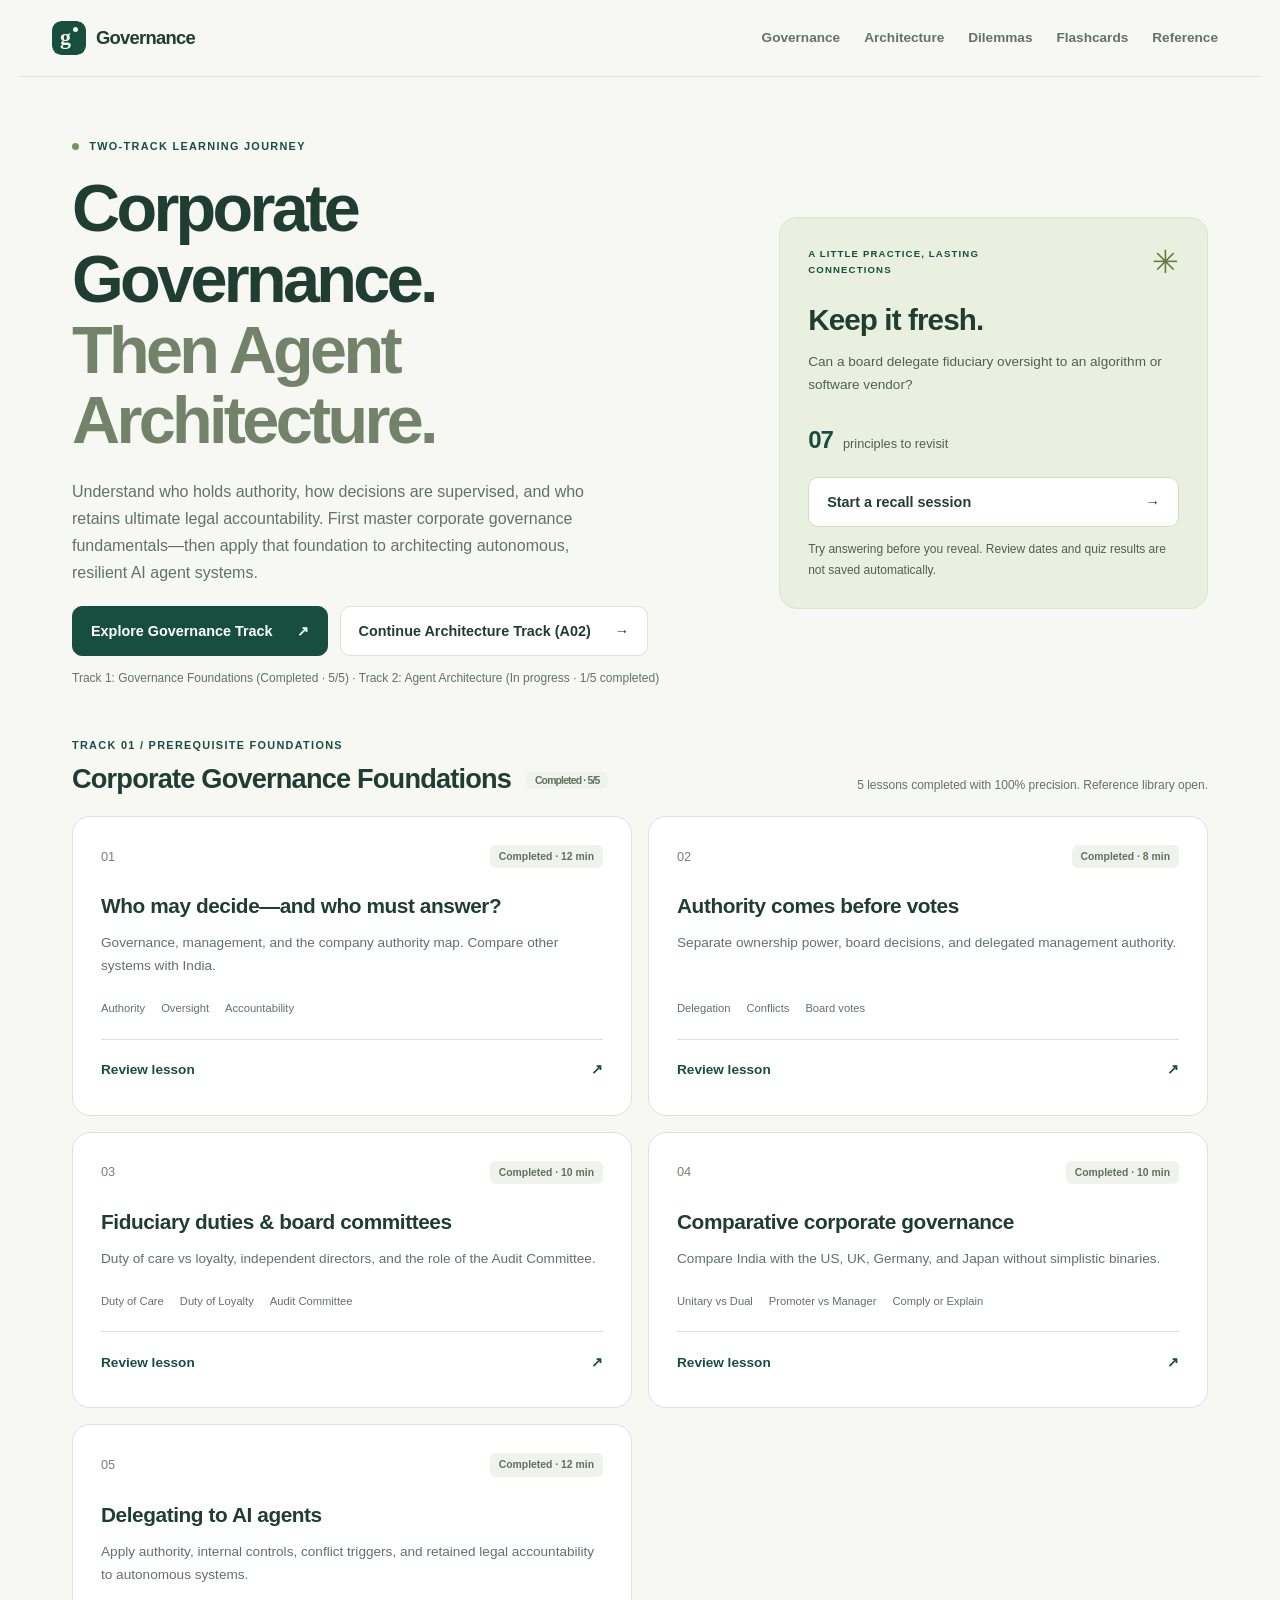
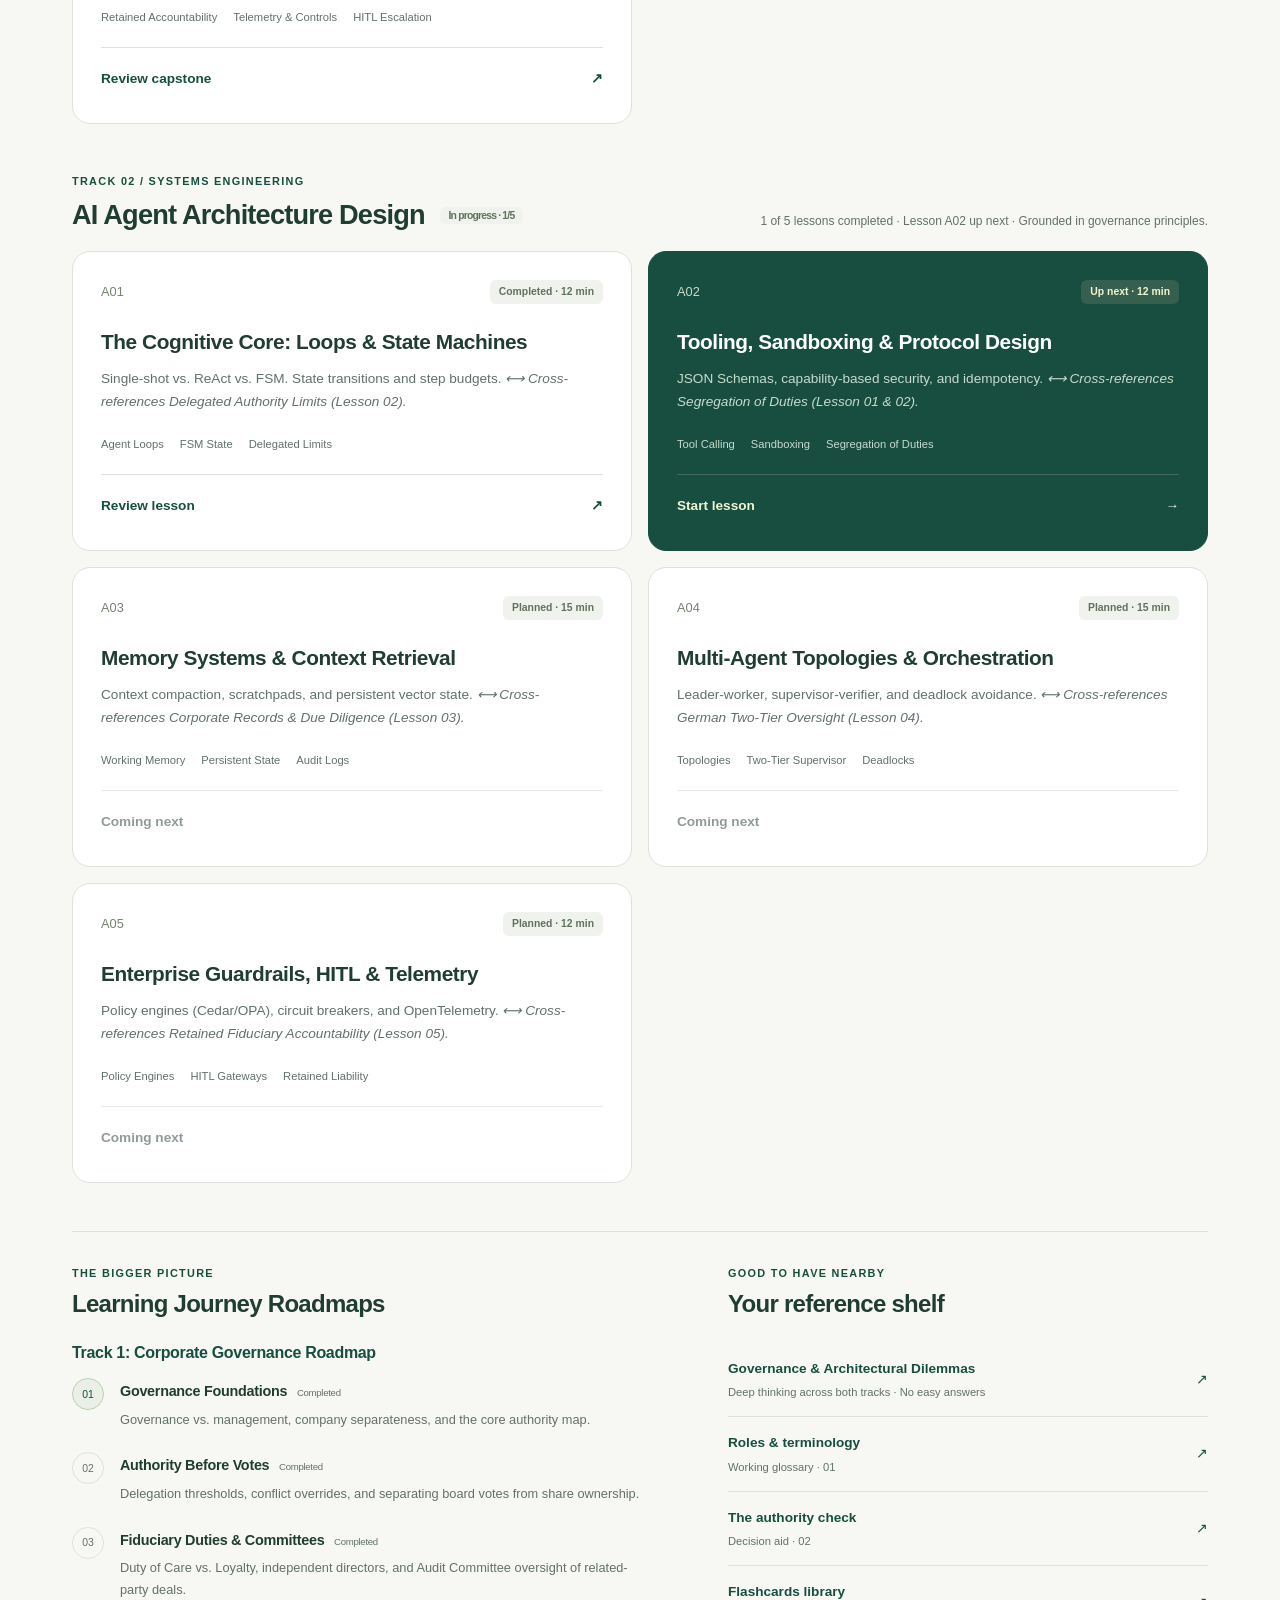
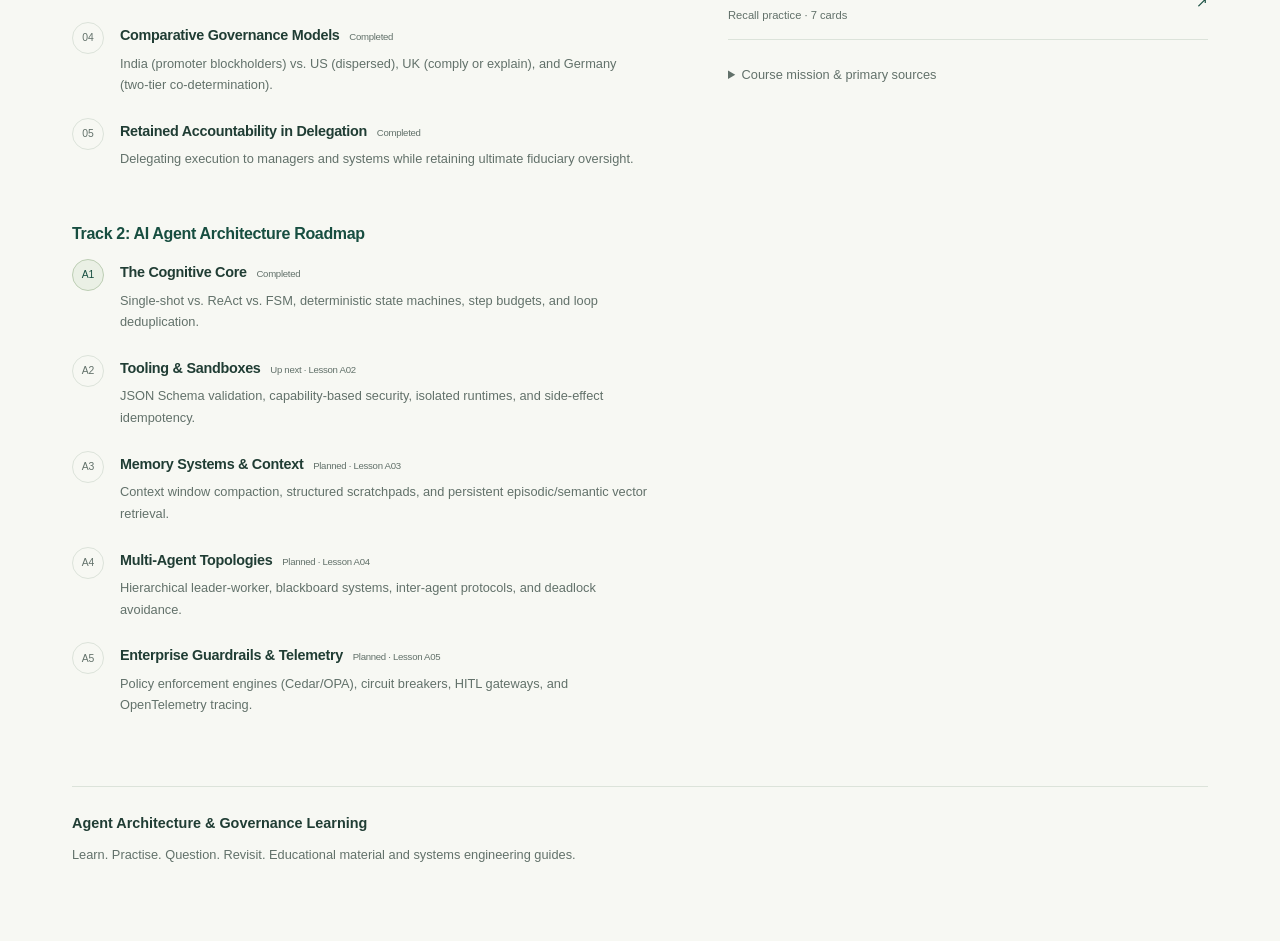
<file: index.html>
<!doctype html>
<html lang="en">
<head>
<!-- Google tag (gtag.js) -->
<script async src="https://www.googletagmanager.com/gtag/js?id=G-Z56XV344LR"></script>
<script>
  window.dataLayer = window.dataLayer || [];
  function gtag(){dataLayer.push(arguments);}
  gtag('js', new Date());

  gtag('config', 'G-Z56XV344LR');
</script>
  <meta charset="utf-8">
  <meta name="viewport" content="width=device-width,initial-scale=1">
  <meta name="theme-color" content="#174e40">
  <title>Agent Architecture &amp; Governance · Learning Workspace</title>
  <link rel="stylesheet" href="assets/course.css">
</head>
<body class="dashboard">
<a class="skip-link" href="#main">Skip to content</a>
<header class="site-header">
  <nav class="site-nav" aria-label="Course navigation">
    <a class="site-brand" href="index.html" aria-current="page">Governance</a>
    <div class="nav-links">
      <a href="#track-governance">Governance</a>
      <a href="#track-agents">Architecture</a>
      <a href="reference/deep-thinking.html">Dilemmas</a>
      <a href="reference/flashcards.html">Flashcards</a>
      <a href="#references">Reference</a>
    </div>
  </nav>
</header>
<main id="main">
  <section class="dashboard-hero" aria-labelledby="welcome-title">
    <div>
      <p class="eyebrow"><span class="status-dot" aria-hidden="true"></span> Two-Track Learning Journey</p>
      <h1 id="welcome-title">Corporate Governance.<br><span>Then Agent Architecture.</span></h1>
      <p class="hero-description">Understand who holds authority, how decisions are supervised, and who retains ultimate legal accountability. First master corporate governance fundamentals—then apply that foundation to architecting autonomous, resilient AI agent systems.</p>
      <div style="display: flex; gap: 12px; flex-wrap: wrap;">
        <a class="button-link primary" href="lessons/0001-governance-map.html">Explore Governance Track <span aria-hidden="true">↗</span></a>
        <a class="button-link" href="lessons/agent-02-tooling-and-sandboxing.html">Continue Architecture Track (A02) <span aria-hidden="true">→</span></a>
      </div>
      <p class="hero-caption">Track 1: Governance Foundations (Completed · 5/5) · Track 2: Agent Architecture (In progress · 1/5 completed)</p>
    </div>
    <aside class="review-card" aria-labelledby="review-title">
      <div class="card-topline"><span class="eyebrow">A little practice, lasting connections</span><span class="spark" aria-hidden="true">✳</span></div>
      <h2 id="review-title">Keep it fresh.</h2>
      <p>Can a board delegate fiduciary oversight to an algorithm or software vendor?</p>
      <p class="recall-summary"><strong>07</strong><span>principles to revisit</span></p>
      <a class="button-link" href="reference/flashcards.html">Start a recall session <span aria-hidden="true">→</span></a>
      <p class="review-note">Try answering before you reveal. Review dates and quiz results are not saved automatically.</p>
    </aside>
  </section>

  <!-- Track 1: Corporate Governance Foundations -->
  <section id="track-governance" class="course-section" aria-labelledby="gov-track-title">
    <div class="section-heading">
      <div>
        <p class="eyebrow">Track 01 / Prerequisite Foundations</p>
        <h2 id="gov-track-title">Corporate Governance Foundations <span class="badge" style="vertical-align: middle; margin-left: 8px;">Completed · 5/5</span></h2>
      </div>
      <span class="section-note">5 lessons completed with 100% precision. Reference library open.</span>
    </div>
    <div class="lesson-grid">
      <article class="lesson-card">
        <div class="card-topline"><span class="lesson-number">01</span><span class="badge">Completed · 12 min</span></div>
        <h3>Who may decide—and who must answer?</h3>
        <p>Governance, management, and the company authority map. Compare other systems with India.</p>
        <div class="lesson-topics"><span>Authority</span><span>Oversight</span><span>Accountability</span></div>
        <a class="lesson-link" href="lessons/0001-governance-map.html">Review lesson <span aria-hidden="true">↗</span></a>
      </article>
      <article class="lesson-card">
        <div class="card-topline"><span class="lesson-number">02</span><span class="badge">Completed · 8 min</span></div>
        <h3>Authority comes before votes</h3>
        <p>Separate ownership power, board decisions, and delegated management authority.</p>
        <div class="lesson-topics"><span>Delegation</span><span>Conflicts</span><span>Board votes</span></div>
        <a class="lesson-link" href="lessons/0002-authority-before-votes.html">Review lesson <span aria-hidden="true">↗</span></a>
      </article>
      <article class="lesson-card">
        <div class="card-topline"><span class="lesson-number">03</span><span class="badge">Completed · 10 min</span></div>
        <h3>Fiduciary duties &amp; board committees</h3>
        <p>Duty of care vs loyalty, independent directors, and the role of the Audit Committee.</p>
        <div class="lesson-topics"><span>Duty of Care</span><span>Duty of Loyalty</span><span>Audit Committee</span></div>
        <a class="lesson-link" href="lessons/0003-fiduciary-duties-and-committees.html">Review lesson <span aria-hidden="true">↗</span></a>
      </article>
      <article class="lesson-card">
        <div class="card-topline"><span class="lesson-number">04</span><span class="badge">Completed · 10 min</span></div>
        <h3>Comparative corporate governance</h3>
        <p>Compare India with the US, UK, Germany, and Japan without simplistic binaries.</p>
        <div class="lesson-topics"><span>Unitary vs Dual</span><span>Promoter vs Manager</span><span>Comply or Explain</span></div>
        <a class="lesson-link" href="lessons/0004-comparative-governance.html">Review lesson <span aria-hidden="true">↗</span></a>
      </article>
      <article class="lesson-card">
        <div class="card-topline"><span class="lesson-number">05</span><span class="badge">Completed · 12 min</span></div>
        <h3>Delegating to AI agents</h3>
        <p>Apply authority, internal controls, conflict triggers, and retained legal accountability to autonomous systems.</p>
        <div class="lesson-topics"><span>Retained Accountability</span><span>Telemetry &amp; Controls</span><span>HITL Escalation</span></div>
        <a class="lesson-link" href="lessons/0005-ai-agent-governance.html">Review capstone <span aria-hidden="true">↗</span></a>
      </article>
    </div>
  </section>

  <!-- Track 2: AI Agent Architecture Design -->
  <section id="track-agents" class="course-section" aria-labelledby="agent-track-title">
    <div class="section-heading">
      <div>
        <p class="eyebrow">Track 02 / Systems Engineering</p>
        <h2 id="agent-track-title">AI Agent Architecture Design <span class="badge" style="vertical-align: middle; margin-left: 8px;">In progress · 1/5</span></h2>
      </div>
      <span class="section-note">1 of 5 lessons completed · Lesson A02 up next · Grounded in governance principles.</span>
    </div>
    <div class="lesson-grid">
      <article class="lesson-card">
        <div class="card-topline"><span class="lesson-number">A01</span><span class="badge">Completed · 12 min</span></div>
        <h3>The Cognitive Core: Loops &amp; State Machines</h3>
        <p>Single-shot vs. ReAct vs. FSM. State transitions and step budgets. <em>⟷ Cross-references Delegated Authority Limits (Lesson 02).</em></p>
        <div class="lesson-topics"><span>Agent Loops</span><span>FSM State</span><span>Delegated Limits</span></div>
        <a class="lesson-link" href="lessons/agent-01-core-loop-and-state.html">Review lesson <span aria-hidden="true">↗</span></a>
      </article>
      <article class="lesson-card next-lesson">
        <div class="card-topline"><span class="lesson-number">A02</span><span class="badge">Up next · 12 min</span></div>
        <h3>Tooling, Sandboxing &amp; Protocol Design</h3>
        <p>JSON Schemas, capability-based security, and idempotency. <em>⟷ Cross-references Segregation of Duties (Lesson 01 &amp; 02).</em></p>
        <div class="lesson-topics"><span>Tool Calling</span><span>Sandboxing</span><span>Segregation of Duties</span></div>
        <a class="lesson-link" href="lessons/agent-02-tooling-and-sandboxing.html">Start lesson <span aria-hidden="true">→</span></a>
      </article>
      <article class="lesson-card">
        <div class="card-topline"><span class="lesson-number">A03</span><span class="badge">Planned · 15 min</span></div>
        <h3>Memory Systems &amp; Context Retrieval</h3>
        <p>Context compaction, scratchpads, and persistent vector state. <em>⟷ Cross-references Corporate Records &amp; Due Diligence (Lesson 03).</em></p>
        <div class="lesson-topics"><span>Working Memory</span><span>Persistent State</span><span>Audit Logs</span></div>
        <span class="lesson-link small" style="opacity: 0.7;">Coming next</span>
      </article>
      <article class="lesson-card">
        <div class="card-topline"><span class="lesson-number">A04</span><span class="badge">Planned · 15 min</span></div>
        <h3>Multi-Agent Topologies &amp; Orchestration</h3>
        <p>Leader-worker, supervisor-verifier, and deadlock avoidance. <em>⟷ Cross-references German Two-Tier Oversight (Lesson 04).</em></p>
        <div class="lesson-topics"><span>Topologies</span><span>Two-Tier Supervisor</span><span>Deadlocks</span></div>
        <span class="lesson-link small" style="opacity: 0.7;">Coming next</span>
      </article>
      <article class="lesson-card">
        <div class="card-topline"><span class="lesson-number">A05</span><span class="badge">Planned · 12 min</span></div>
        <h3>Enterprise Guardrails, HITL &amp; Telemetry</h3>
        <p>Policy engines (Cedar/OPA), circuit breakers, and OpenTelemetry. <em>⟷ Cross-references Retained Fiduciary Accountability (Lesson 05).</em></p>
        <div class="lesson-topics"><span>Policy Engines</span><span>HITL Gateways</span><span>Retained Liability</span></div>
        <span class="lesson-link small" style="opacity: 0.7;">Coming next</span>
      </article>
    </div>
  </section>

  <div class="dashboard-bottom">
    <section aria-labelledby="route-title">
      <p class="eyebrow">The bigger picture</p>
      <h2 id="route-title">Learning Journey Roadmaps</h2>

      <!-- Track 1 Roadmap: Corporate Governance -->
      <h3 style="font-size: 1rem; margin: 1.5rem 0 1rem; color: var(--accent); font-weight: 700;">Track 1: Corporate Governance Roadmap</h3>
      <ol class="roadmap" style="margin-bottom: 2rem;">
        <li>
          <span class="route-marker" aria-hidden="true">01</span>
          <div>
            <h3>Governance Foundations <span class="text-badge">Completed</span></h3>
            <p>Governance vs. management, company separateness, and the core authority map.</p>
          </div>
        </li>
        <li>
          <span class="route-marker" aria-hidden="true">02</span>
          <div>
            <h3>Authority Before Votes <span class="text-badge">Completed</span></h3>
            <p>Delegation thresholds, conflict overrides, and separating board votes from share ownership.</p>
          </div>
        </li>
        <li>
          <span class="route-marker" aria-hidden="true">03</span>
          <div>
            <h3>Fiduciary Duties &amp; Committees <span class="text-badge">Completed</span></h3>
            <p>Duty of Care vs. Loyalty, independent directors, and Audit Committee oversight of related-party deals.</p>
          </div>
        </li>
        <li>
          <span class="route-marker" aria-hidden="true">04</span>
          <div>
            <h3>Comparative Governance Models <span class="text-badge">Completed</span></h3>
            <p>India (promoter blockholders) vs. US (dispersed), UK (comply or explain), and Germany (two-tier co-determination).</p>
          </div>
        </li>
        <li>
          <span class="route-marker" aria-hidden="true">05</span>
          <div>
            <h3>Retained Accountability in Delegation <span class="text-badge">Completed</span></h3>
            <p>Delegating execution to managers and systems while retaining ultimate fiduciary oversight.</p>
          </div>
        </li>
      </ol>

      <!-- Track 2 Roadmap: AI Agent Architecture -->
      <h3 style="font-size: 1rem; margin: 1.5rem 0 1rem; color: var(--accent); font-weight: 700;">Track 2: AI Agent Architecture Roadmap</h3>
      <ol class="roadmap">
        <li>
          <span class="route-marker" aria-hidden="true">A1</span>
          <div>
            <h3>The Cognitive Core <span class="text-badge">Completed</span></h3>
            <p>Single-shot vs. ReAct vs. FSM, deterministic state machines, step budgets, and loop deduplication.</p>
          </div>
        </li>
        <li>
          <span class="route-marker" aria-hidden="true">A2</span>
          <div>
            <h3>Tooling &amp; Sandboxes <span class="text-badge">Up next · Lesson A02</span></h3>
            <p>JSON Schema validation, capability-based security, isolated runtimes, and side-effect idempotency.</p>
          </div>
        </li>
        <li>
          <span class="route-marker" aria-hidden="true">A3</span>
          <div>
            <h3>Memory Systems &amp; Context <span class="text-badge">Planned · Lesson A03</span></h3>
            <p>Context window compaction, structured scratchpads, and persistent episodic/semantic vector retrieval.</p>
          </div>
        </li>
        <li>
          <span class="route-marker" aria-hidden="true">A4</span>
          <div>
            <h3>Multi-Agent Topologies <span class="text-badge">Planned · Lesson A04</span></h3>
            <p>Hierarchical leader-worker, blackboard systems, inter-agent protocols, and deadlock avoidance.</p>
          </div>
        </li>
        <li>
          <span class="route-marker" aria-hidden="true">A5</span>
          <div>
            <h3>Enterprise Guardrails &amp; Telemetry <span class="text-badge">Planned · Lesson A05</span></h3>
            <p>Policy enforcement engines (Cedar/OPA), circuit breakers, HITL gateways, and OpenTelemetry tracing.</p>
          </div>
        </li>
      </ol>
    </section>
    <section id="references" class="shelf" aria-labelledby="shelf-title">
      <p class="eyebrow">Good to have nearby</p><h2 id="shelf-title">Your reference shelf</h2>
      <ul class="resource-list">
        <li><a href="reference/deep-thinking.html"><span>Governance &amp; Architectural Dilemmas<small>Deep thinking across both tracks · No easy answers</small></span><span aria-hidden="true">↗</span></a></li>
        <li><a href="reference/governance-basics.html"><span>Roles &amp; terminology<small>Working glossary · 01</small></span><span aria-hidden="true">↗</span></a></li>
        <li><a href="reference/authority-check.html"><span>The authority check<small>Decision aid · 02</small></span><span aria-hidden="true">↗</span></a></li>
        <li><a href="reference/flashcards.html"><span>Flashcards library<small>Recall practice · 7 cards</small></span><span aria-hidden="true">↗</span></a></li>
      </ul>
      <details class="course-notes"><summary>Course mission &amp; primary sources</summary><ul><li><a href="mission.html">Learning mission</a></li><li><a href="resources.html">Curated primary sources &amp; research gaps</a></li></ul><p>Sources include India's Companies Act, Delaware law, UK &amp; German codes, and systems engineering standards.</p></details>
    </section>
  </div>
  <footer class="dashboard-footer"><strong>Agent Architecture &amp; Governance Learning</strong><p>Learn. Practise. Question. Revisit. Educational material and systems engineering guides.</p></footer>
</main>
</body>
</html>
</file>
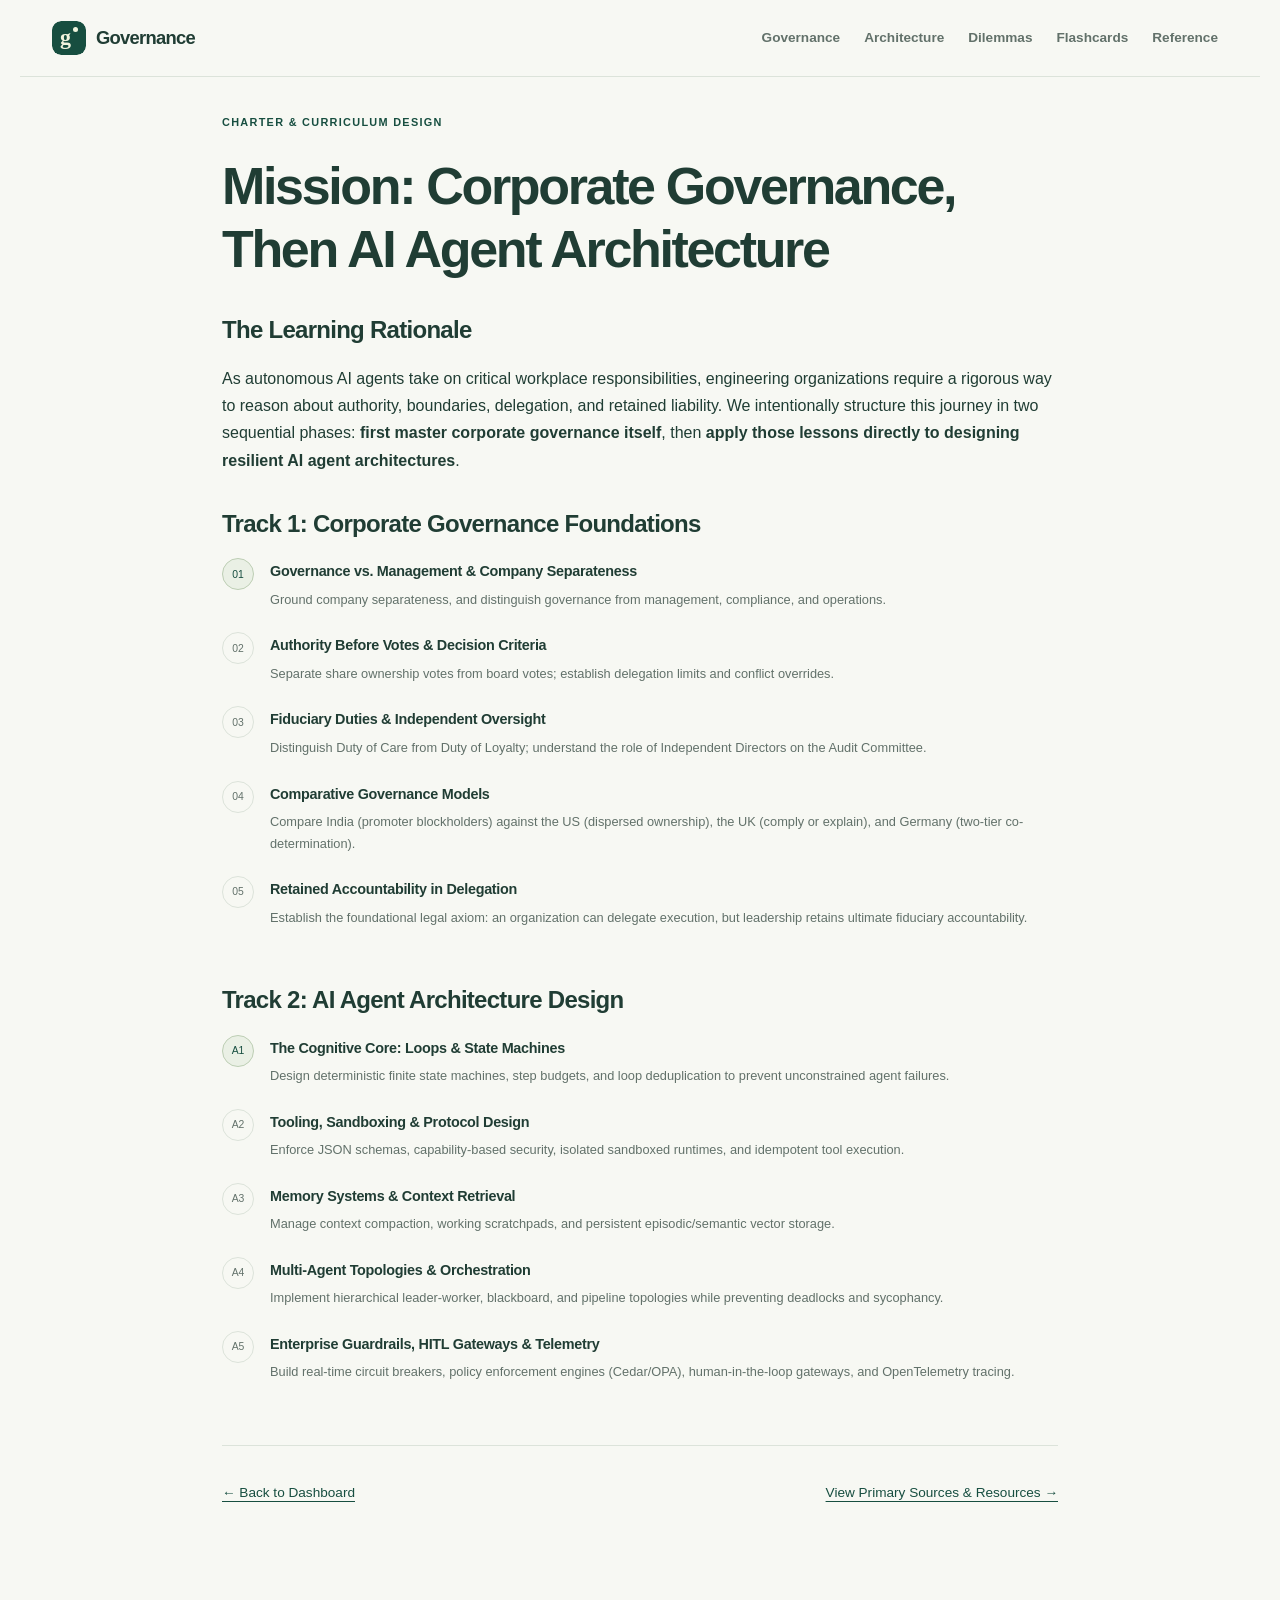
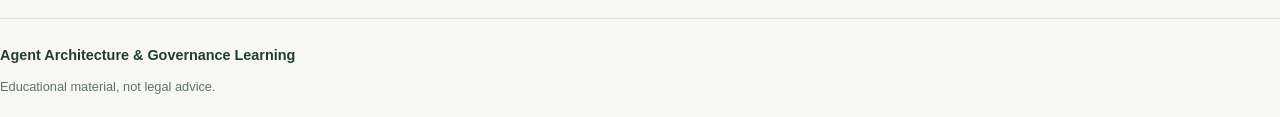
<file: mission.html>
<!doctype html>
<html lang="en">
<head>
<!-- Google tag (gtag.js) -->
<script async src="https://www.googletagmanager.com/gtag/js?id=G-Z56XV344LR"></script>
<script>
  window.dataLayer = window.dataLayer || [];
  function gtag(){dataLayer.push(arguments);}
  gtag('js', new Date());

  gtag('config', 'G-Z56XV344LR');
</script>
  <meta charset="utf-8">
  <meta name="viewport" content="width=device-width,initial-scale=1">
  <title>Course Mission · Corporate Governance &amp; Agent Architecture</title>
  <link rel="stylesheet" href="assets/course.css">
</head>
<body>
<a class="skip-link" href="#main">Skip to content</a>
<header class="site-header">
  <nav class="site-nav" aria-label="Course navigation">
    <a class="site-brand" href="index.html">Governance</a>
    <div class="nav-links">
      <a href="index.html#track-governance">Governance</a>
      <a href="index.html#track-agents">Architecture</a>
      <a href="reference/deep-thinking.html">Dilemmas</a>
      <a href="reference/flashcards.html">Flashcards</a>
      <a href="index.html#references">Reference</a>
    </div>
  </nav>
</header>
<main id="main">
  <p class="eyebrow">Charter &amp; Curriculum Design</p>
  <h1>Mission: Corporate Governance, Then AI Agent Architecture</h1>

  <h2>The Learning Rationale</h2>
  <p>As autonomous AI agents take on critical workplace responsibilities, engineering organizations require a rigorous way to reason about authority, boundaries, delegation, and retained liability. We intentionally structure this journey in two sequential phases: <strong>first master corporate governance itself</strong>, then <strong>apply those lessons directly to designing resilient AI agent architectures</strong>.</p>

  <h2>Track 1: Corporate Governance Foundations</h2>
  <ul class="roadmap" style="list-style: none; padding-left: 0;">
    <li>
      <span class="route-marker" aria-hidden="true">01</span>
      <div>
        <h3>Governance vs. Management &amp; Company Separateness</h3>
        <p>Ground company separateness, and distinguish governance from management, compliance, and operations.</p>
      </div>
    </li>
    <li>
      <span class="route-marker" aria-hidden="true">02</span>
      <div>
        <h3>Authority Before Votes &amp; Decision Criteria</h3>
        <p>Separate share ownership votes from board votes; establish delegation limits and conflict overrides.</p>
      </div>
    </li>
    <li>
      <span class="route-marker" aria-hidden="true">03</span>
      <div>
        <h3>Fiduciary Duties &amp; Independent Oversight</h3>
        <p>Distinguish Duty of Care from Duty of Loyalty; understand the role of Independent Directors on the Audit Committee.</p>
      </div>
    </li>
    <li>
      <span class="route-marker" aria-hidden="true">04</span>
      <div>
        <h3>Comparative Governance Models</h3>
        <p>Compare India (promoter blockholders) against the US (dispersed ownership), the UK (comply or explain), and Germany (two-tier co-determination).</p>
      </div>
    </li>
    <li>
      <span class="route-marker" aria-hidden="true">05</span>
      <div>
        <h3>Retained Accountability in Delegation</h3>
        <p>Establish the foundational legal axiom: an organization can delegate execution, but leadership retains ultimate fiduciary accountability.</p>
      </div>
    </li>
  </ul>

  <h2>Track 2: AI Agent Architecture Design</h2>
  <ul class="roadmap" style="list-style: none; padding-left: 0;">
    <li>
      <span class="route-marker" aria-hidden="true">A1</span>
      <div>
        <h3>The Cognitive Core: Loops &amp; State Machines</h3>
        <p>Design deterministic finite state machines, step budgets, and loop deduplication to prevent unconstrained agent failures.</p>
      </div>
    </li>
    <li>
      <span class="route-marker" aria-hidden="true">A2</span>
      <div>
        <h3>Tooling, Sandboxing &amp; Protocol Design</h3>
        <p>Enforce JSON schemas, capability-based security, isolated sandboxed runtimes, and idempotent tool execution.</p>
      </div>
    </li>
    <li>
      <span class="route-marker" aria-hidden="true">A3</span>
      <div>
        <h3>Memory Systems &amp; Context Retrieval</h3>
        <p>Manage context compaction, working scratchpads, and persistent episodic/semantic vector storage.</p>
      </div>
    </li>
    <li>
      <span class="route-marker" aria-hidden="true">A4</span>
      <div>
        <h3>Multi-Agent Topologies &amp; Orchestration</h3>
        <p>Implement hierarchical leader-worker, blackboard, and pipeline topologies while preventing deadlocks and sycophancy.</p>
      </div>
    </li>
    <li>
      <span class="route-marker" aria-hidden="true">A5</span>
      <div>
        <h3>Enterprise Guardrails, HITL Gateways &amp; Telemetry</h3>
        <p>Build real-time circuit breakers, policy enforcement engines (Cedar/OPA), human-in-the-loop gateways, and OpenTelemetry tracing.</p>
      </div>
    </li>
  </ul>

  <nav class="page-nav" aria-label="Page navigation">
    <a href="index.html">← Back to Dashboard</a>
    <a href="resources.html" rel="next">View Primary Sources &amp; Resources →</a>
  </nav>
</main>
<footer class="dashboard-footer">
  <strong>Agent Architecture &amp; Governance Learning</strong>
  <p>Educational material, not legal advice.</p>
</footer>
</body>
</html>
</file>
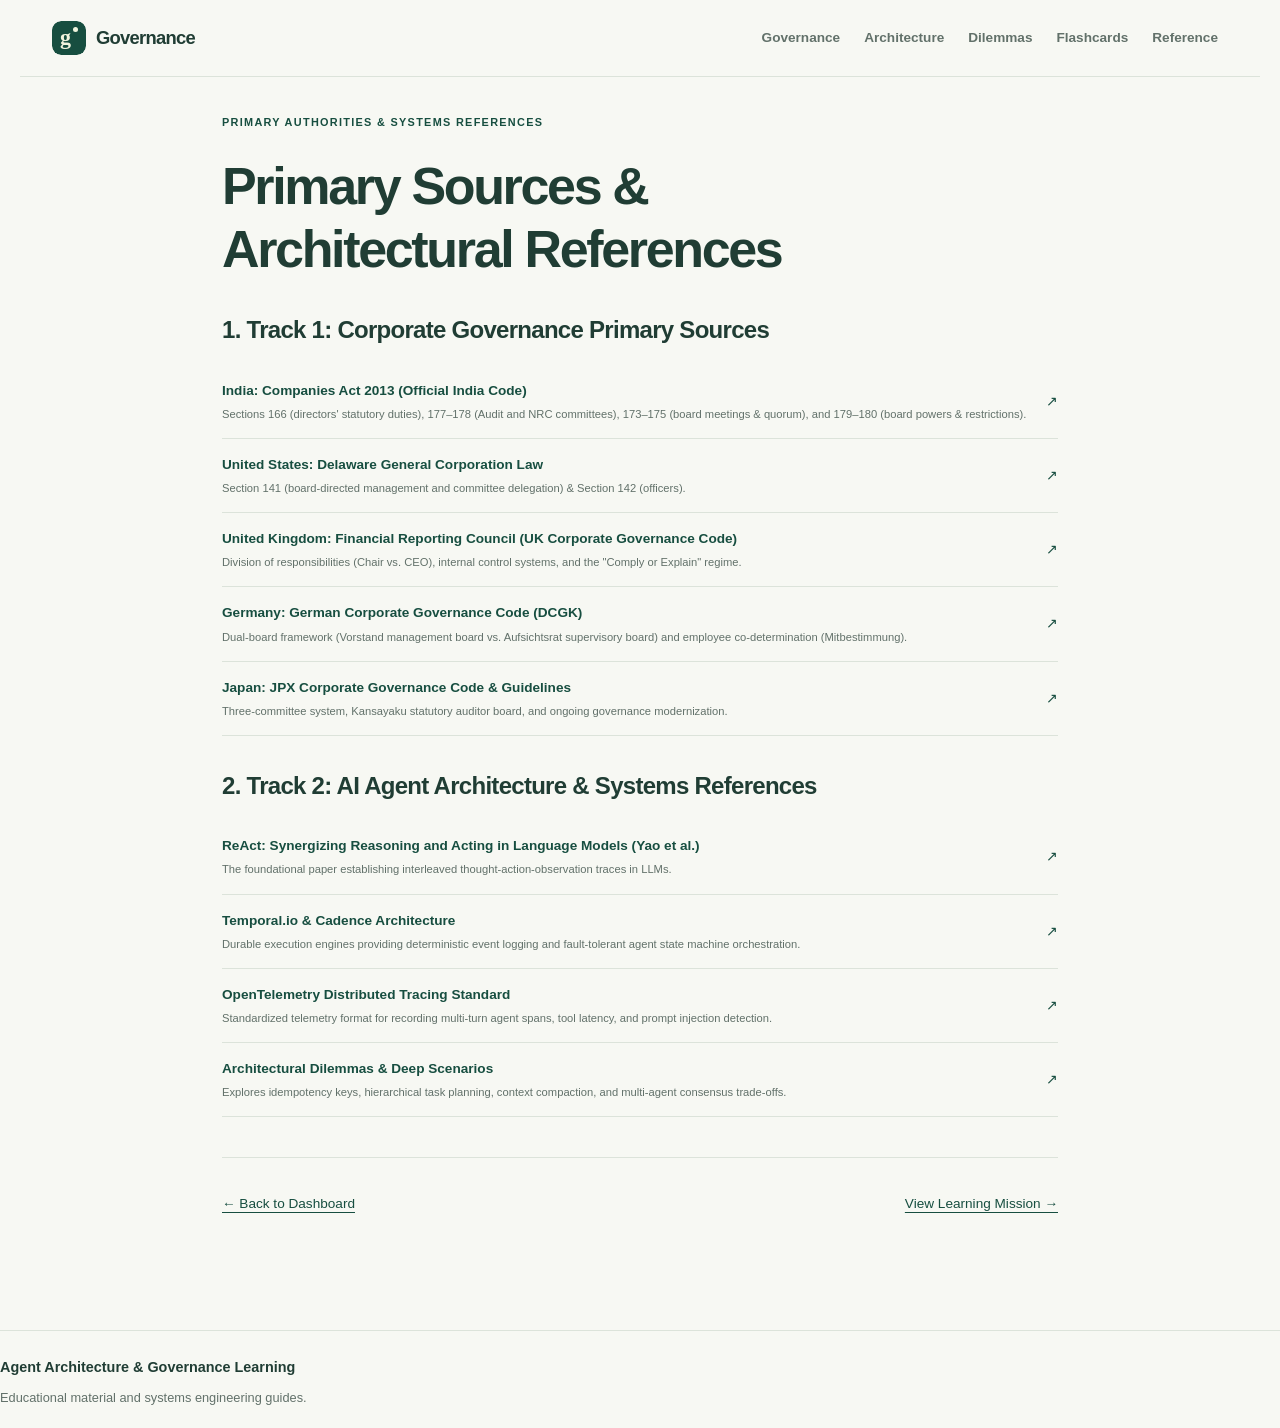
<file: resources.html>
<!doctype html>
<html lang="en">
<head>
<!-- Google tag (gtag.js) -->
<script async src="https://www.googletagmanager.com/gtag/js?id=G-Z56XV344LR"></script>
<script>
  window.dataLayer = window.dataLayer || [];
  function gtag(){dataLayer.push(arguments);}
  gtag('js', new Date());

  gtag('config', 'G-Z56XV344LR');
</script>
  <meta charset="utf-8">
  <meta name="viewport" content="width=device-width,initial-scale=1">
  <title>Curated Primary Sources &amp; Resources</title>
  <link rel="stylesheet" href="assets/course.css">
</head>
<body>
<a class="skip-link" href="#main">Skip to content</a>
<header class="site-header">
  <nav class="site-nav" aria-label="Course navigation">
    <a class="site-brand" href="index.html">Governance</a>
    <div class="nav-links">
      <a href="index.html#track-governance">Governance</a>
      <a href="index.html#track-agents">Architecture</a>
      <a href="reference/deep-thinking.html">Dilemmas</a>
      <a href="reference/flashcards.html">Flashcards</a>
      <a href="index.html#references">Reference</a>
    </div>
  </nav>
</header>
<main id="main">
  <p class="eyebrow">Primary Authorities &amp; Systems References</p>
  <h1>Primary Sources &amp; Architectural References</h1>

  <h2>1. Track 1: Corporate Governance Primary Sources</h2>
  <ul class="resource-list" style="list-style: none; padding-left: 0;">
    <li>
      <a href="https://www.indiacode.nic.in/bitstream/123456789/2114/5/A2013-18.pdf" target="_blank" rel="noopener">
        <span>India: Companies Act 2013 (Official India Code)
          <small>Sections 166 (directors' statutory duties), 177–178 (Audit and NRC committees), 173–175 (board meetings &amp; quorum), and 179–180 (board powers &amp; restrictions).</small>
        </span>
        <span aria-hidden="true">↗</span>
      </a>
    </li>
    <li>
      <a href="https://delcode.delaware.gov/title8/c001/sc04/index.html" target="_blank" rel="noopener">
        <span>United States: Delaware General Corporation Law
          <small>Section 141 (board-directed management and committee delegation) &amp; Section 142 (officers).</small>
        </span>
        <span aria-hidden="true">↗</span>
      </a>
    </li>
    <li>
      <a href="https://www.frc.org.uk/library/standards-codes-policy/corporate-governance/uk-corporate-governance-code/" target="_blank" rel="noopener">
        <span>United Kingdom: Financial Reporting Council (UK Corporate Governance Code)
          <small>Division of responsibilities (Chair vs. CEO), internal control systems, and the "Comply or Explain" regime.</small>
        </span>
        <span aria-hidden="true">↗</span>
      </a>
    </li>
    <li>
      <a href="https://www.dcgk.de/en/code/current-version/preamble.html" target="_blank" rel="noopener">
        <span>Germany: German Corporate Governance Code (DCGK)
          <small>Dual-board framework (Vorstand management board vs. Aufsichtsrat supervisory board) and employee co-determination (Mitbestimmung).</small>
        </span>
        <span aria-hidden="true">↗</span>
      </a>
    </li>
    <li>
      <a href="https://www.jpx.co.jp/english/equities/listing/cg/01.html" target="_blank" rel="noopener">
        <span>Japan: JPX Corporate Governance Code &amp; Guidelines
          <small>Three-committee system, Kansayaku statutory auditor board, and ongoing governance modernization.</small>
        </span>
        <span aria-hidden="true">↗</span>
      </a>
    </li>
  </ul>

  <h2>2. Track 2: AI Agent Architecture &amp; Systems References</h2>
  <ul class="resource-list" style="list-style: none; padding-left: 0;">
    <li>
      <a href="https://arxiv.org/abs/2210.03629" target="_blank" rel="noopener">
        <span>ReAct: Synergizing Reasoning and Acting in Language Models (Yao et al.)
          <small>The foundational paper establishing interleaved thought-action-observation traces in LLMs.</small>
        </span>
        <span aria-hidden="true">↗</span>
      </a>
    </li>
    <li>
      <a href="https://temporal.io" target="_blank" rel="noopener">
        <span>Temporal.io &amp; Cadence Architecture
          <small>Durable execution engines providing deterministic event logging and fault-tolerant agent state machine orchestration.</small>
        </span>
        <span aria-hidden="true">↗</span>
      </a>
    </li>
    <li>
      <a href="https://opentelemetry.io" target="_blank" rel="noopener">
        <span>OpenTelemetry Distributed Tracing Standard
          <small>Standardized telemetry format for recording multi-turn agent spans, tool latency, and prompt injection detection.</small>
        </span>
        <span aria-hidden="true">↗</span>
      </a>
    </li>
    <li>
      <a href="reference/deep-thinking.html">
        <span>Architectural Dilemmas &amp; Deep Scenarios
          <small>Explores idempotency keys, hierarchical task planning, context compaction, and multi-agent consensus trade-offs.</small>
        </span>
        <span aria-hidden="true">↗</span>
      </a>
    </li>
  </ul>

  <nav class="page-nav" aria-label="Page navigation">
    <a href="index.html">← Back to Dashboard</a>
    <a href="mission.html">View Learning Mission →</a>
  </nav>
</main>
<footer class="dashboard-footer">
  <strong>Agent Architecture &amp; Governance Learning</strong>
  <p>Educational material and systems engineering guides.</p>
</footer>
</body>
</html>
</file>
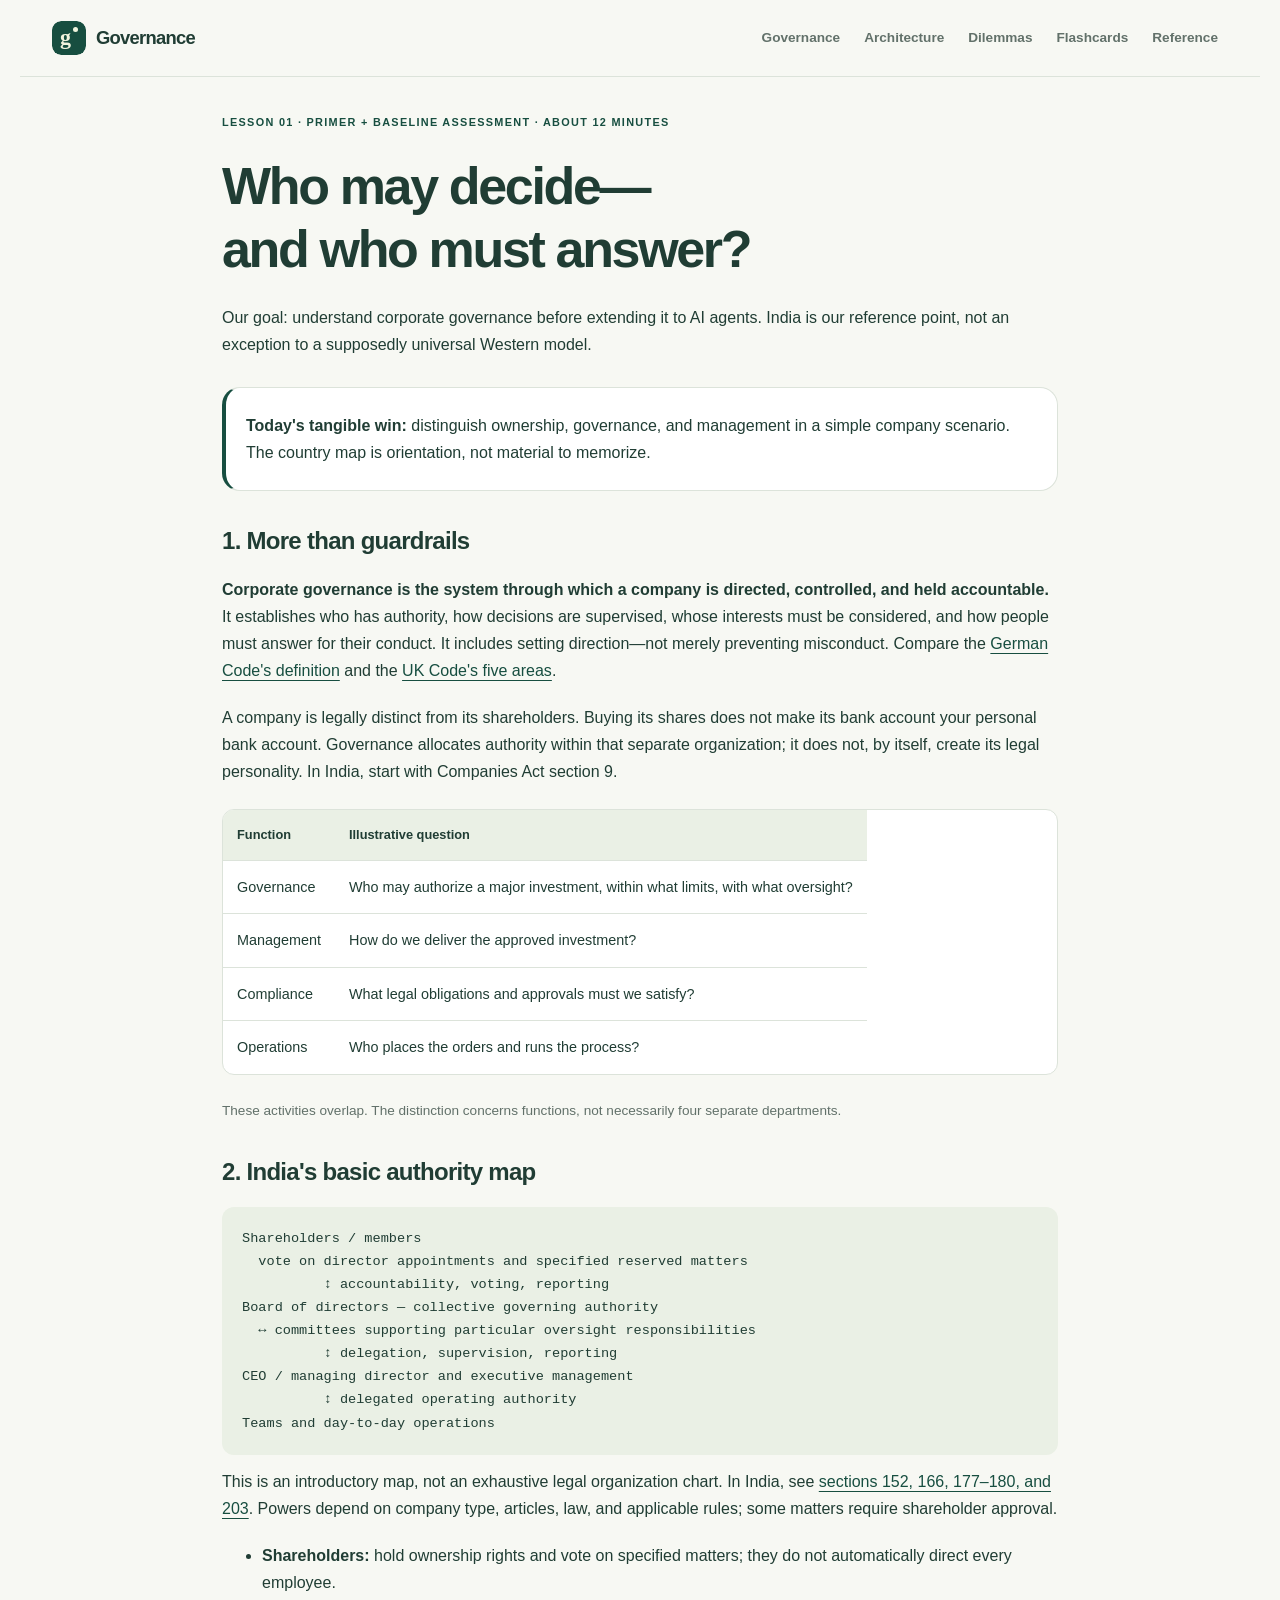
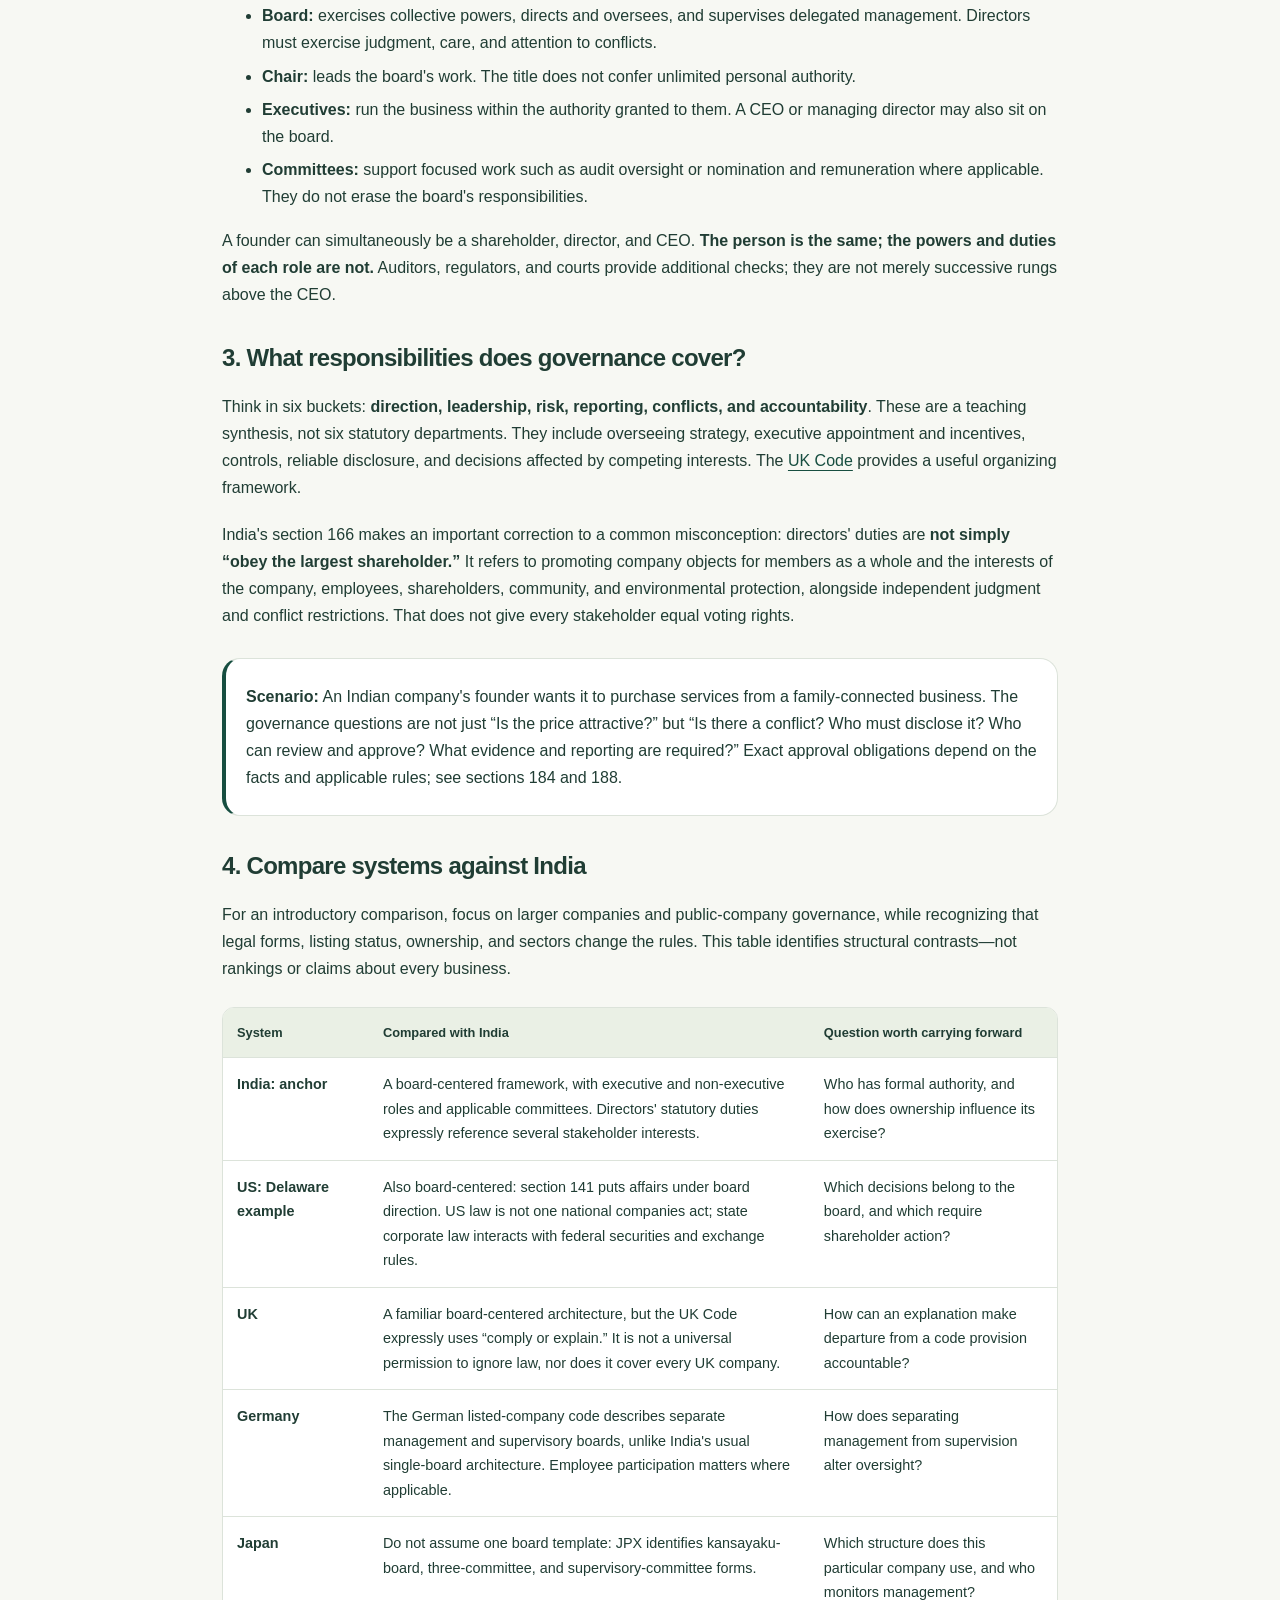
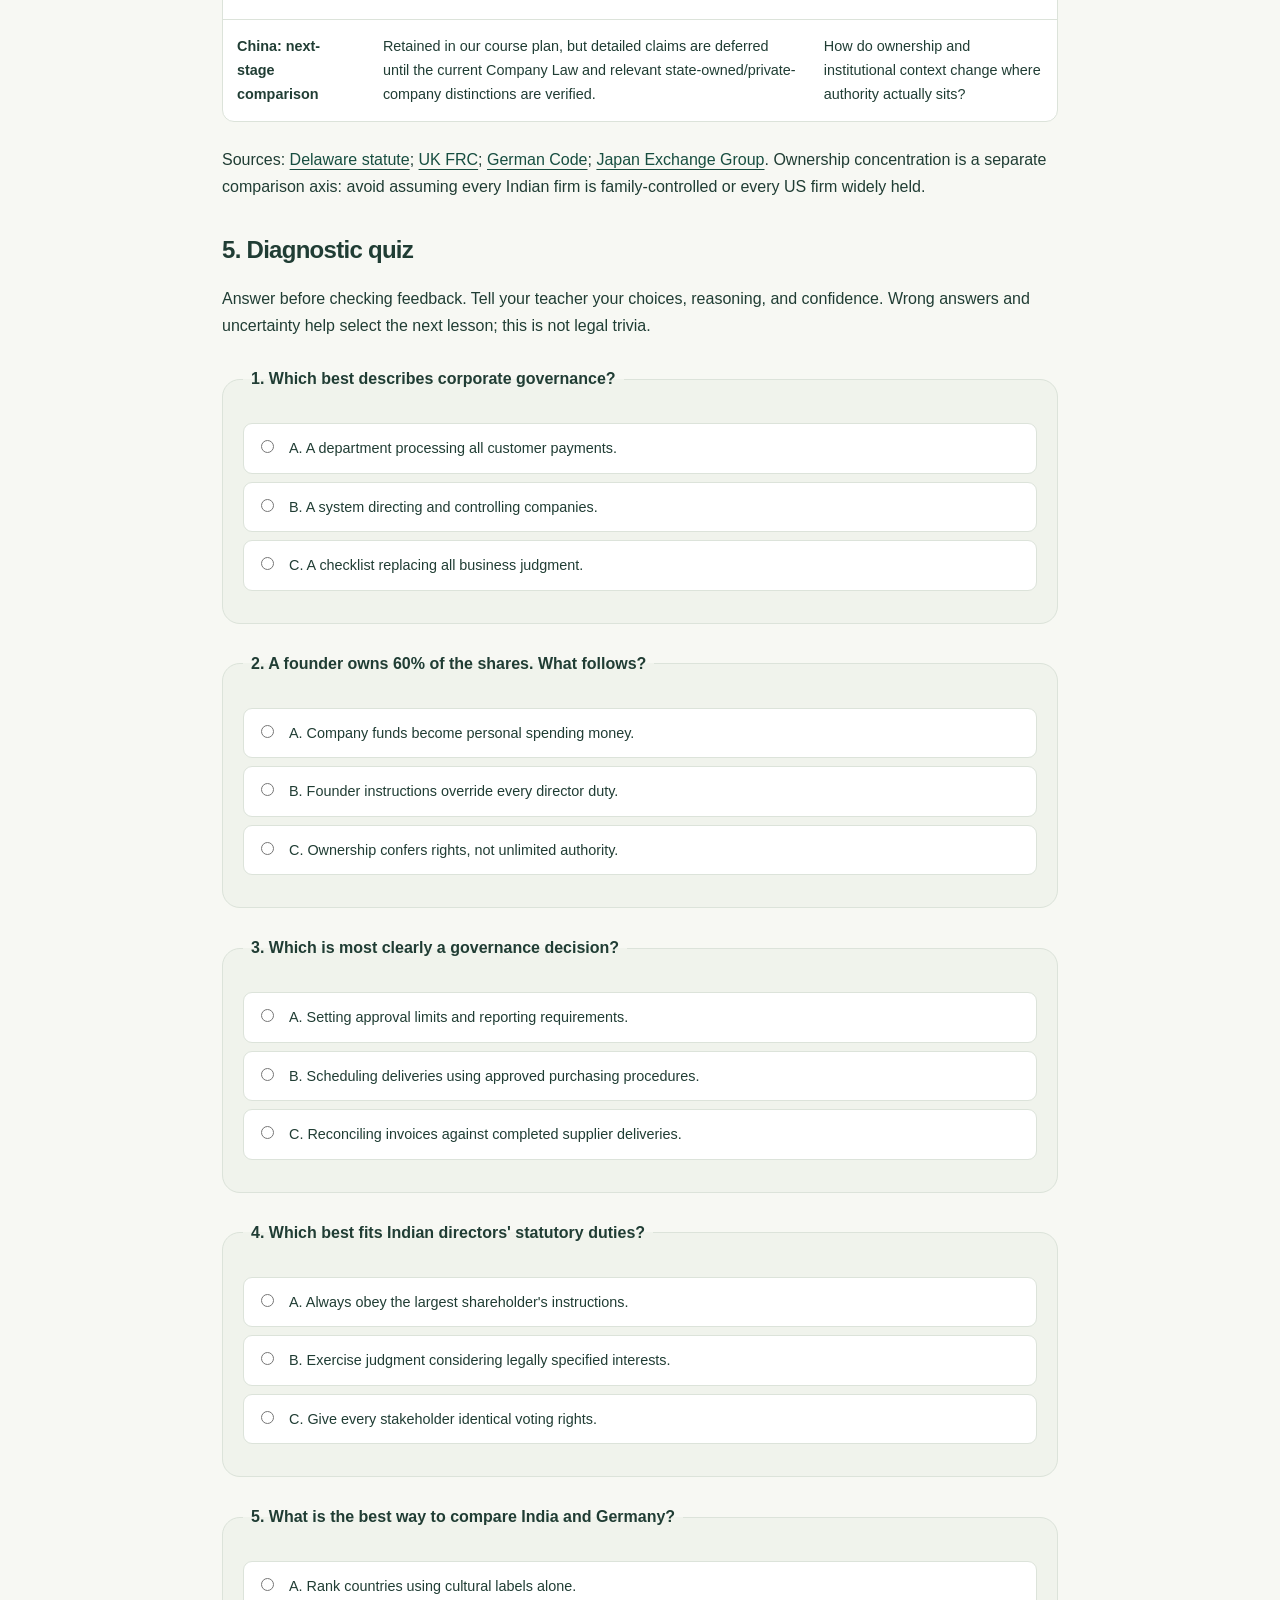
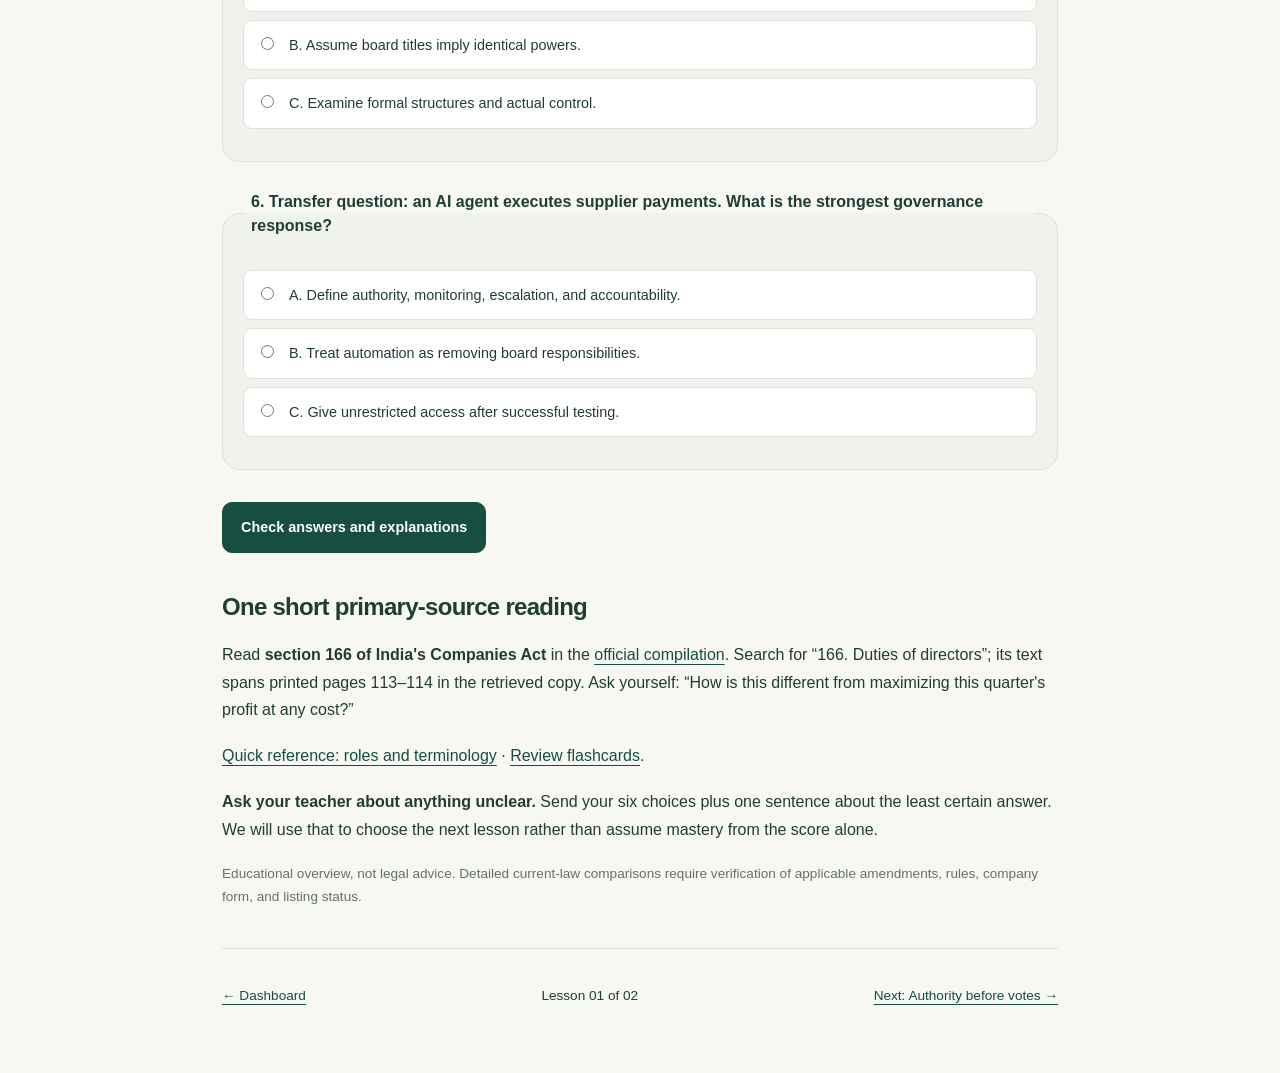
<file: lessons/0001-governance-map.html>
<!doctype html>
<html lang="en"><head>
<!-- Google tag (gtag.js) -->
<script async src="https://www.googletagmanager.com/gtag/js?id=G-Z56XV344LR"></script>
<script>
  window.dataLayer = window.dataLayer || [];
  function gtag(){dataLayer.push(arguments);}
  gtag('js', new Date());

  gtag('config', 'G-Z56XV344LR');
</script><meta charset="utf-8"><meta name="viewport" content="width=device-width,initial-scale=1"><title>01 · Who may decide? Corporate governance with India as the anchor</title><link rel="stylesheet" href="../assets/course.css"><script defer src="../assets/quiz.js"></script></head>
<body><a class="skip-link" href="#main">Skip to content</a><header class="site-header">
  <nav class="site-nav" aria-label="Course navigation">
    <a class="site-brand" href="../index.html">Governance</a>
    <div class="nav-links">
      <a href="../index.html#track-governance">Governance</a>
      <a href="../index.html#track-agents">Architecture</a>
      <a href="../reference/deep-thinking.html">Dilemmas</a>
      <a href="../reference/flashcards.html">Flashcards</a>
      <a href="../index.html#references">Reference</a>
    </div>
  </nav>
</header><main id="main"><p class="eyebrow">Lesson 01 · Primer + baseline assessment · About 12 minutes</p><h1>Who may decide—and who must answer?</h1><p>Our goal: understand corporate governance before extending it to AI agents. India is our reference point, not an exception to a supposedly universal Western model.</p><div class="callout"><strong>Today's tangible win:</strong> distinguish ownership, governance, and management in a simple company scenario. The country map is orientation, not material to memorize.</div>
<h2>1. More than guardrails</h2><p><strong>Corporate governance is the system through which a company is directed, controlled, and held accountable.</strong> It establishes who has authority, how decisions are supervised, whose interests must be considered, and how people must answer for their conduct. It includes setting direction—not merely preventing misconduct. Compare the <a href="https://www.dcgk.de/en/code/current-version/preamble.html">German Code's definition</a> and the <a href="https://www.frc.org.uk/library/standards-codes-policy/corporate-governance/uk-corporate-governance-code/">UK Code's five areas</a>.</p><p>A company is legally distinct from its shareholders. Buying its shares does not make its bank account your personal bank account. Governance allocates authority within that separate organization; it does not, by itself, create its legal personality. In India, start with Companies Act section 9.</p>
<table><thead><tr><th>Function</th><th>Illustrative question</th></tr></thead><tbody><tr><td>Governance</td><td>Who may authorize a major investment, within what limits, with what oversight?</td></tr><tr><td>Management</td><td>How do we deliver the approved investment?</td></tr><tr><td>Compliance</td><td>What legal obligations and approvals must we satisfy?</td></tr><tr><td>Operations</td><td>Who places the orders and runs the process?</td></tr></tbody></table><p class="small">These activities overlap. The distinction concerns functions, not necessarily four separate departments.</p>
<h2>2. India's basic authority map</h2><pre>Shareholders / members
  vote on director appointments and specified reserved matters
          ↕ accountability, voting, reporting
Board of directors — collective governing authority
  ↔ committees supporting particular oversight responsibilities
          ↕ delegation, supervision, reporting
CEO / managing director and executive management
          ↕ delegated operating authority
Teams and day-to-day operations</pre><p>This is an introductory map, not an exhaustive legal organization chart. In India, see <a href="https://www.indiacode.nic.in/bitstream/123456789/2114/5/A2013-18.pdf">sections 152, 166, 177–180, and 203</a>. Powers depend on company type, articles, law, and applicable rules; some matters require shareholder approval.</p><ul><li><strong>Shareholders:</strong> hold ownership rights and vote on specified matters; they do not automatically direct every employee.</li><li><strong>Board:</strong> exercises collective powers, directs and oversees, and supervises delegated management. Directors must exercise judgment, care, and attention to conflicts.</li><li><strong>Chair:</strong> leads the board's work. The title does not confer unlimited personal authority.</li><li><strong>Executives:</strong> run the business within the authority granted to them. A CEO or managing director may also sit on the board.</li><li><strong>Committees:</strong> support focused work such as audit oversight or nomination and remuneration where applicable. They do not erase the board's responsibilities.</li></ul><p>A founder can simultaneously be a shareholder, director, and CEO. <strong>The person is the same; the powers and duties of each role are not.</strong> Auditors, regulators, and courts provide additional checks; they are not merely successive rungs above the CEO.</p>
<h2>3. What responsibilities does governance cover?</h2><p>Think in six buckets: <strong>direction, leadership, risk, reporting, conflicts, and accountability</strong>. These are a teaching synthesis, not six statutory departments. They include overseeing strategy, executive appointment and incentives, controls, reliable disclosure, and decisions affected by competing interests. The <a href="https://www.frc.org.uk/library/standards-codes-policy/corporate-governance/uk-corporate-governance-code/">UK Code</a> provides a useful organizing framework.</p><p>India's section 166 makes an important correction to a common misconception: directors' duties are <strong>not simply “obey the largest shareholder.”</strong> It refers to promoting company objects for members as a whole and the interests of the company, employees, shareholders, community, and environmental protection, alongside independent judgment and conflict restrictions. That does not give every stakeholder equal voting rights.</p><div class="callout"><strong>Scenario:</strong> An Indian company's founder wants it to purchase services from a family-connected business. The governance questions are not just “Is the price attractive?” but “Is there a conflict? Who must disclose it? Who can review and approve? What evidence and reporting are required?” Exact approval obligations depend on the facts and applicable rules; see sections 184 and 188.</div>
<h2>4. Compare systems against India</h2><p>For an introductory comparison, focus on larger companies and public-company governance, while recognizing that legal forms, listing status, ownership, and sectors change the rules. This table identifies structural contrasts—not rankings or claims about every business.</p><table><thead><tr><th>System</th><th>Compared with India</th><th>Question worth carrying forward</th></tr></thead><tbody>
<tr><td><strong>India: anchor</strong></td><td>A board-centered framework, with executive and non-executive roles and applicable committees. Directors' statutory duties expressly reference several stakeholder interests.</td><td>Who has formal authority, and how does ownership influence its exercise?</td></tr>
<tr><td><strong>US: Delaware example</strong></td><td>Also board-centered: section 141 puts affairs under board direction. US law is not one national companies act; state corporate law interacts with federal securities and exchange rules.</td><td>Which decisions belong to the board, and which require shareholder action?</td></tr>
<tr><td><strong>UK</strong></td><td>A familiar board-centered architecture, but the UK Code expressly uses “comply or explain.” It is not a universal permission to ignore law, nor does it cover every UK company.</td><td>How can an explanation make departure from a code provision accountable?</td></tr>
<tr><td><strong>Germany</strong></td><td>The German listed-company code describes separate management and supervisory boards, unlike India's usual single-board architecture. Employee participation matters where applicable.</td><td>How does separating management from supervision alter oversight?</td></tr>
<tr><td><strong>Japan</strong></td><td>Do not assume one board template: JPX identifies kansayaku-board, three-committee, and supervisory-committee forms.</td><td>Which structure does this particular company use, and who monitors management?</td></tr>
<tr><td><strong>China: next-stage comparison</strong></td><td>Retained in our course plan, but detailed claims are deferred until the current Company Law and relevant state-owned/private-company distinctions are verified.</td><td>How do ownership and institutional context change where authority actually sits?</td></tr>
</tbody></table><p>Sources: <a href="https://delcode.delaware.gov/title8/c001/sc04/index.html">Delaware statute</a>; <a href="https://www.frc.org.uk/library/standards-codes-policy/corporate-governance/uk-corporate-governance-code/">UK FRC</a>; <a href="https://www.dcgk.de/en/code/current-version/preamble.html">German Code</a>; <a href="https://www.jpx.co.jp/english/equities/listing/cg/01.html">Japan Exchange Group</a>. Ownership concentration is a separate comparison axis: avoid assuming every Indian firm is family-controlled or every US firm widely held.</p>
<h2 id="quiz">5. Diagnostic quiz</h2><p>Answer before checking feedback. Tell your teacher your choices, reasoning, and confidence. Wrong answers and uncertainty help select the next lesson; this is not legal trivia.</p>
<form data-quiz>
<fieldset data-answer="B" data-explanation="Governance allocates authority, oversight, and accountability. It is broader than administration or compliance alone."><legend>1. Which best describes corporate governance?</legend><label><input type="radio" name="q1" value="A"> A. A department processing all customer payments.</label><label><input type="radio" name="q1" value="B"> B. A system directing and controlling companies.</label><label><input type="radio" name="q1" value="C"> C. A checklist replacing all business judgment.</label><p class="feedback" aria-live="polite"></p></fieldset>
<fieldset data-answer="C" data-explanation="A shareholding confers ownership rights, not an unrestricted personal right to company assets. Votes and procedures matter; a controller's wishes are not automatically valid company decisions."><legend>2. A founder owns 60% of the shares. What follows?</legend><label><input type="radio" name="q2" value="A"> A. Company funds become personal spending money.</label><label><input type="radio" name="q2" value="B"> B. Founder instructions override every director duty.</label><label><input type="radio" name="q2" value="C"> C. Ownership confers rights, not unlimited authority.</label><p class="feedback" aria-live="polite"></p></fieldset>
<fieldset data-answer="A" data-explanation="An authority framework with limits and reporting is a governance mechanism. Execution within that framework is management or operations."><legend>3. Which is most clearly a governance decision?</legend><label><input type="radio" name="q3" value="A"> A. Setting approval limits and reporting requirements.</label><label><input type="radio" name="q3" value="B"> B. Scheduling deliveries using approved purchasing procedures.</label><label><input type="radio" name="q3" value="C"> C. Reconciling invoices against completed supplier deliveries.</label><p class="feedback" aria-live="polite"></p></fieldset>
<fieldset data-answer="B" data-explanation="Section 166 includes company and stakeholder interests and requires independent judgment. This is not a rule to obey the largest shareholder, nor equal voting rights for all stakeholders."><legend>4. Which best fits Indian directors' statutory duties?</legend><label><input type="radio" name="q4" value="A"> A. Always obey the largest shareholder's instructions.</label><label><input type="radio" name="q4" value="B"> B. Exercise judgment considering legally specified interests.</label><label><input type="radio" name="q4" value="C"> C. Give every stakeholder identical voting rights.</label><p class="feedback" aria-live="polite"></p></fieldset>
<fieldset data-answer="C" data-explanation="Legal structure and actual decision power both matter. An East/West label cannot establish a particular company's authority map."><legend>5. What is the best way to compare India and Germany?</legend><label><input type="radio" name="q5" value="A"> A. Rank countries using cultural labels alone.</label><label><input type="radio" name="q5" value="B"> B. Assume board titles imply identical powers.</label><label><input type="radio" name="q5" value="C"> C. Examine formal structures and actual control.</label><p class="feedback" aria-live="polite"></p></fieldset>
<fieldset data-answer="A" data-explanation="Delegating execution does not by itself extinguish board oversight duties. Governance must define limits, monitoring, escalation, and accountability. Specific legal liability depends on facts and law."><legend>6. Transfer question: an AI agent executes supplier payments. What is the strongest governance response?</legend><label><input type="radio" name="q6" value="A"> A. Define authority, monitoring, escalation, and accountability.</label><label><input type="radio" name="q6" value="B"> B. Treat automation as removing board responsibilities.</label><label><input type="radio" name="q6" value="C"> C. Give unrestricted access after successful testing.</label><p class="feedback" aria-live="polite"></p></fieldset>
<button type="submit">Check answers and explanations</button><p data-result aria-live="polite"></p></form>
<h2>One short primary-source reading</h2><p>Read <strong>section 166 of India's Companies Act</strong> in the <a href="https://www.indiacode.nic.in/bitstream/123456789/2114/5/A2013-18.pdf">official compilation</a>. Search for “166. Duties of directors”; its text spans printed pages 113–114 in the retrieved copy. Ask yourself: “How is this different from maximizing this quarter's profit at any cost?”</p><p><a href="../reference/governance-basics.html">Quick reference: roles and terminology</a> · <a href="../reference/flashcards.html">Review flashcards</a>.</p><p><strong>Ask your teacher about anything unclear.</strong> Send your six choices plus one sentence about the least certain answer. We will use that to choose the next lesson rather than assume mastery from the score alone.</p><p class="small">Educational overview, not legal advice. Detailed current-law comparisons require verification of applicable amendments, rules, company form, and listing status.</p><nav class="page-nav" aria-label="Lesson navigation"><a href="../index.html">← Dashboard</a><span>Lesson 01 of 02</span><a href="0002-authority-before-votes.html" rel="next">Next: Authority before votes →</a></nav></main></body></html>
</file>
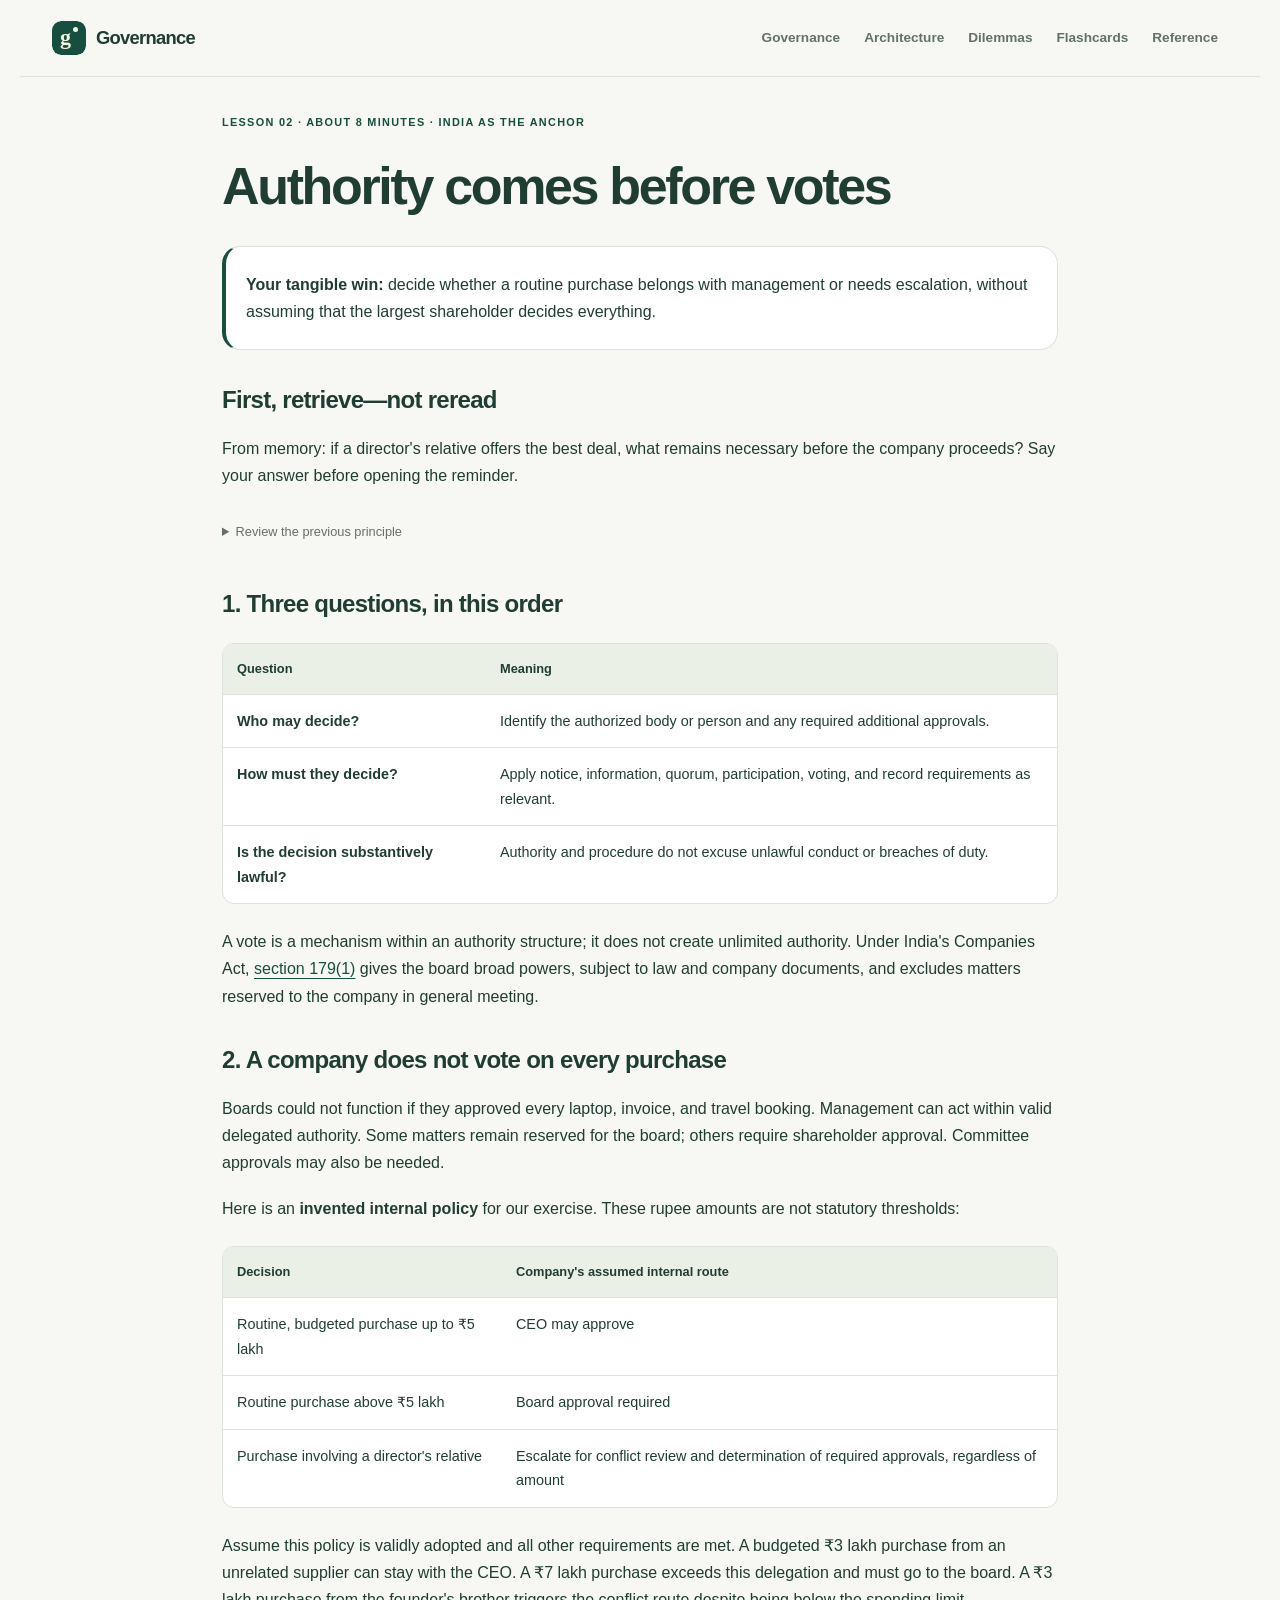
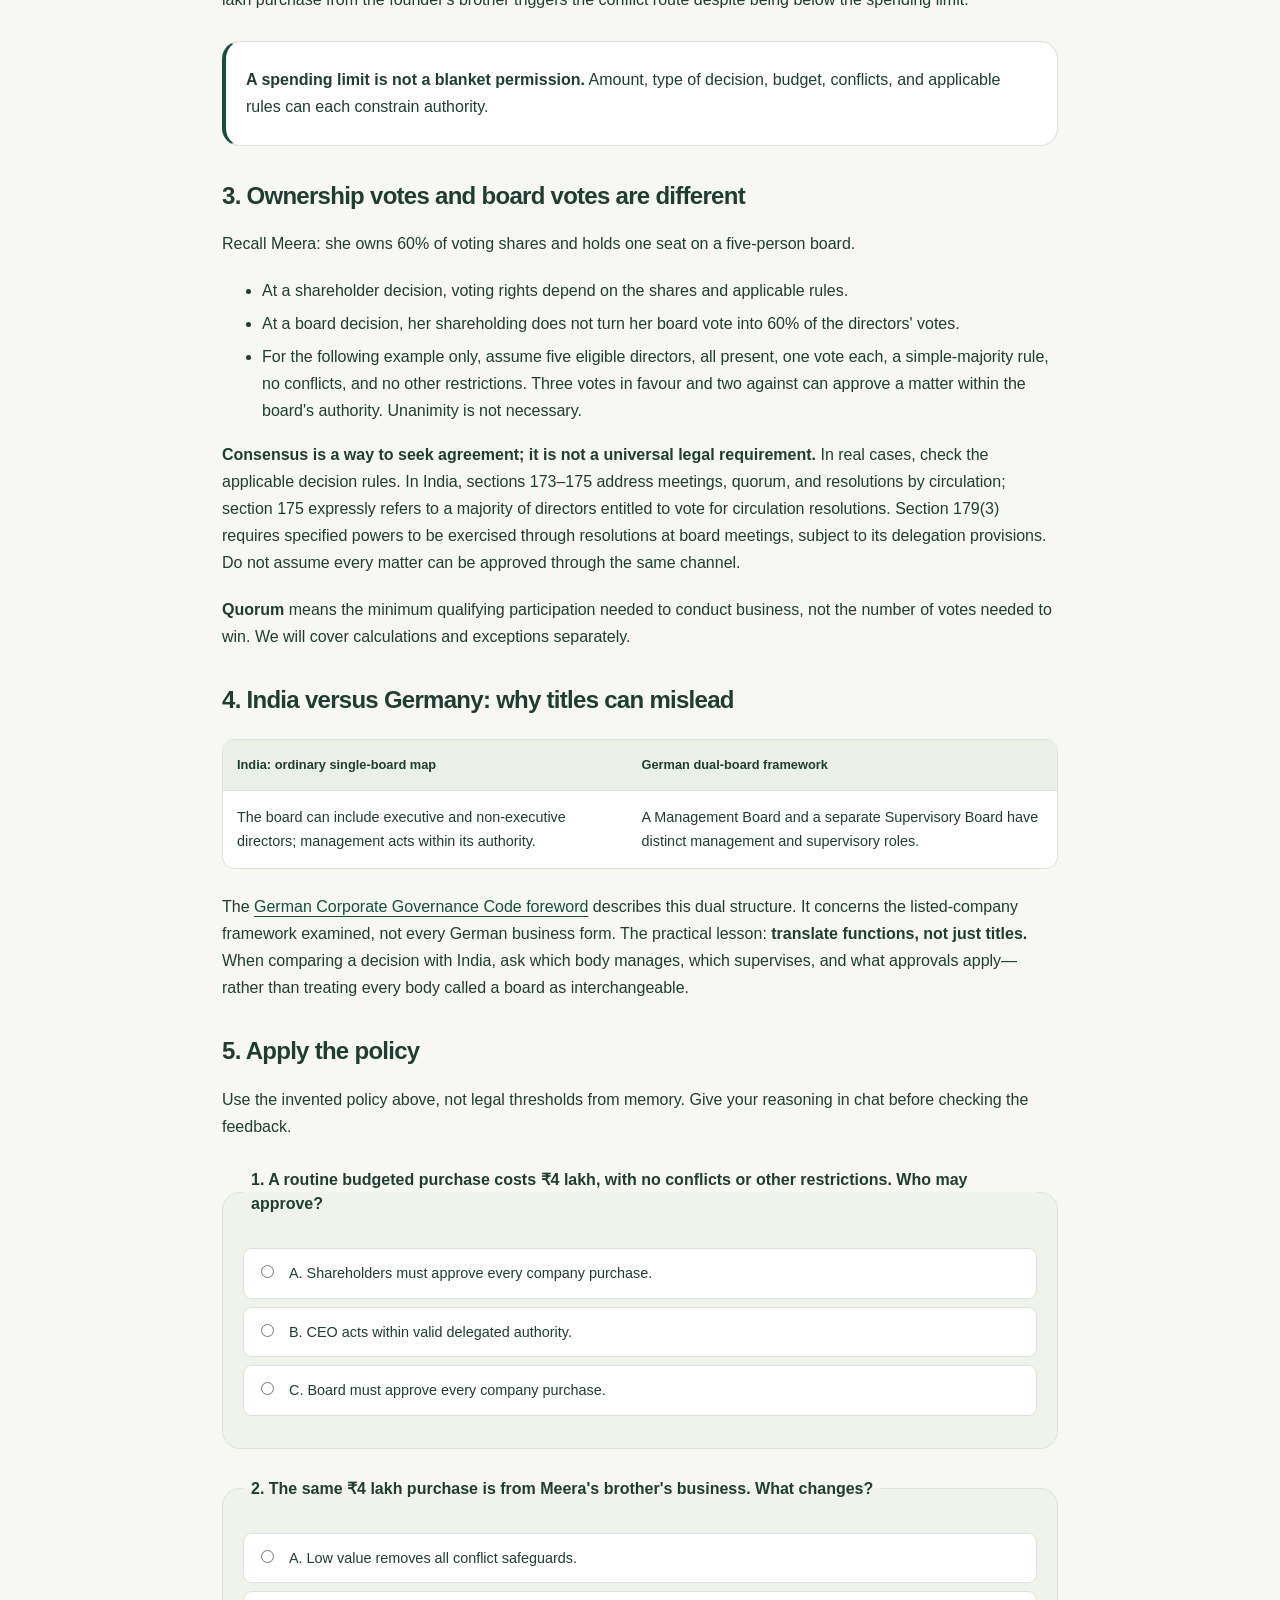
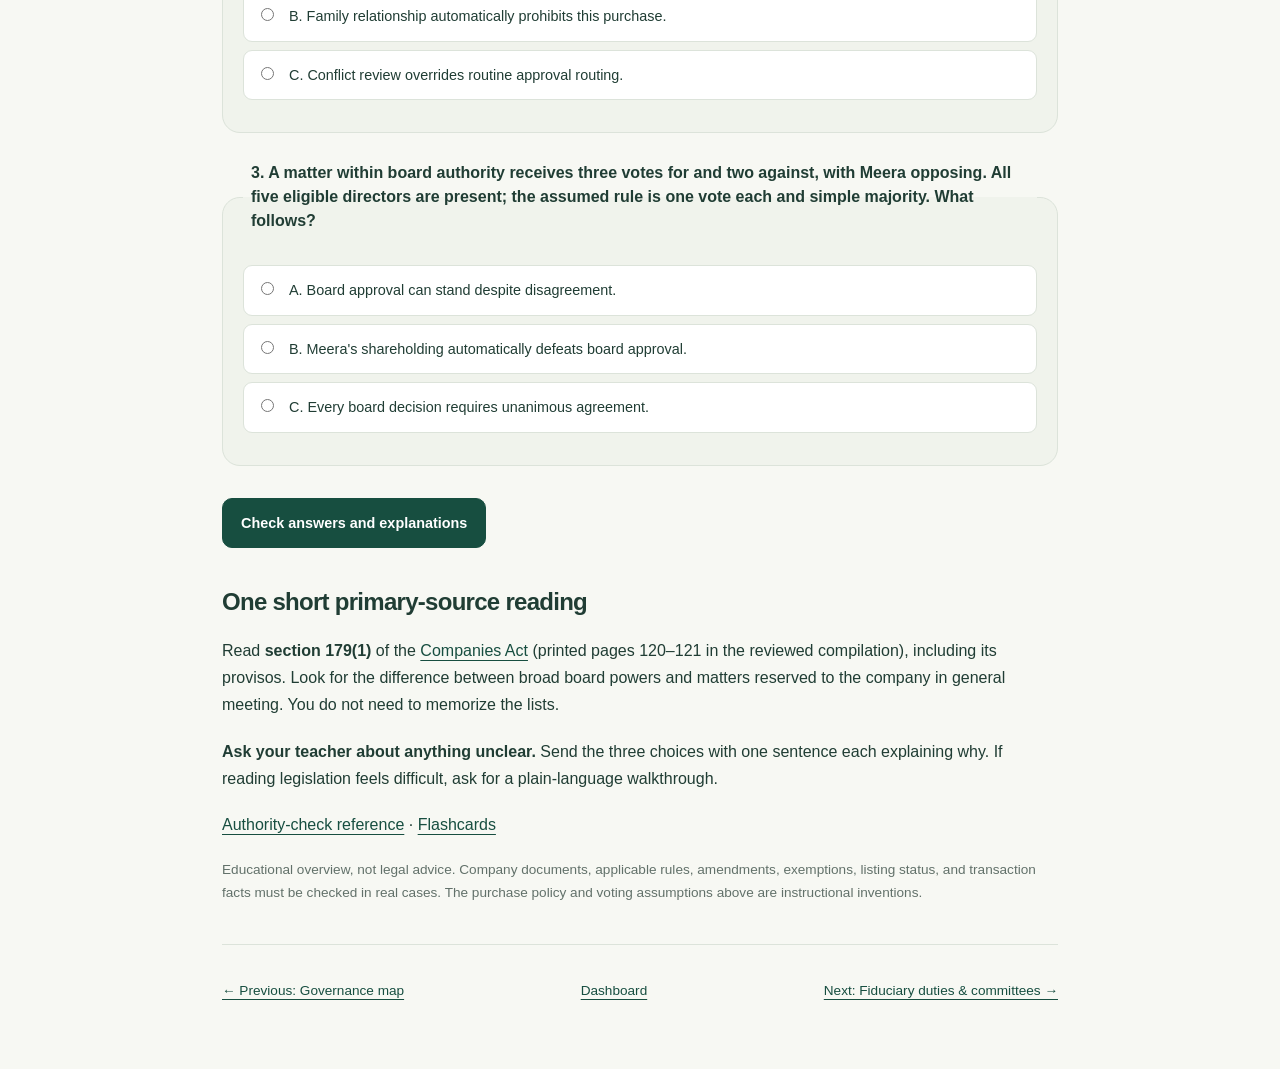
<file: lessons/0002-authority-before-votes.html>
<!doctype html>
<html lang="en"><head>
<!-- Google tag (gtag.js) -->
<script async src="https://www.googletagmanager.com/gtag/js?id=G-Z56XV344LR"></script>
<script>
  window.dataLayer = window.dataLayer || [];
  function gtag(){dataLayer.push(arguments);}
  gtag('js', new Date());

  gtag('config', 'G-Z56XV344LR');
</script><meta charset="utf-8"><meta name="viewport" content="width=device-width,initial-scale=1"><title>02 · Authority before votes</title><link rel="stylesheet" href="../assets/course.css"><script defer src="../assets/quiz.js"></script></head><body><a class="skip-link" href="#main">Skip to content</a><header class="site-header">
  <nav class="site-nav" aria-label="Course navigation">
    <a class="site-brand" href="../index.html">Governance</a>
    <div class="nav-links">
      <a href="../index.html#track-governance">Governance</a>
      <a href="../index.html#track-agents">Architecture</a>
      <a href="../reference/deep-thinking.html">Dilemmas</a>
      <a href="../reference/flashcards.html">Flashcards</a>
      <a href="../index.html#references">Reference</a>
    </div>
  </nav>
</header><main id="main">
<p class="eyebrow">Lesson 02 · About 8 minutes · India as the anchor</p><h1>Authority comes before votes</h1>
<div class="callout"><strong>Your tangible win:</strong> decide whether a routine purchase belongs with management or needs escalation, without assuming that the largest shareholder decides everything.</div>
<h2>First, retrieve—not reread</h2><p>From memory: if a director's relative offers the best deal, what remains necessary before the company proceeds? Say your answer before opening the reminder.</p><details><summary>Review the previous principle</summary><p>The relationship remains a conflict even if the deal is attractive. It must be disclosed and managed under applicable rules. A company may accept a transaction involving a conflict without accepting conflicted decision-making. Proper procedure cannot legalize a prohibited transaction.</p></details>
<h2>1. Three questions, in this order</h2><table><thead><tr><th>Question</th><th>Meaning</th></tr></thead><tbody><tr><td><strong>Who may decide?</strong></td><td>Identify the authorized body or person and any required additional approvals.</td></tr><tr><td><strong>How must they decide?</strong></td><td>Apply notice, information, quorum, participation, voting, and record requirements as relevant.</td></tr><tr><td><strong>Is the decision substantively lawful?</strong></td><td>Authority and procedure do not excuse unlawful conduct or breaches of duty.</td></tr></tbody></table><p>A vote is a mechanism within an authority structure; it does not create unlimited authority. Under India's Companies Act, <a href="https://www.indiacode.nic.in/bitstream/123456789/2114/5/A2013-18.pdf">section 179(1)</a> gives the board broad powers, subject to law and company documents, and excludes matters reserved to the company in general meeting.</p>
<h2>2. A company does not vote on every purchase</h2><p>Boards could not function if they approved every laptop, invoice, and travel booking. Management can act within valid delegated authority. Some matters remain reserved for the board; others require shareholder approval. Committee approvals may also be needed.</p><p>Here is an <strong>invented internal policy</strong> for our exercise. These rupee amounts are not statutory thresholds:</p><table><thead><tr><th>Decision</th><th>Company's assumed internal route</th></tr></thead><tbody><tr><td>Routine, budgeted purchase up to ₹5 lakh</td><td>CEO may approve</td></tr><tr><td>Routine purchase above ₹5 lakh</td><td>Board approval required</td></tr><tr><td>Purchase involving a director's relative</td><td>Escalate for conflict review and determination of required approvals, regardless of amount</td></tr></tbody></table><p>Assume this policy is validly adopted and all other requirements are met. A budgeted ₹3 lakh purchase from an unrelated supplier can stay with the CEO. A ₹7 lakh purchase exceeds this delegation and must go to the board. A ₹3 lakh purchase from the founder's brother triggers the conflict route despite being below the spending limit.</p><div class="callout"><strong>A spending limit is not a blanket permission.</strong> Amount, type of decision, budget, conflicts, and applicable rules can each constrain authority.</div>
<h2>3. Ownership votes and board votes are different</h2><p>Recall Meera: she owns 60% of voting shares and holds one seat on a five-person board.</p><ul><li>At a shareholder decision, voting rights depend on the shares and applicable rules.</li><li>At a board decision, her shareholding does not turn her board vote into 60% of the directors' votes.</li><li>For the following example only, assume five eligible directors, all present, one vote each, a simple-majority rule, no conflicts, and no other restrictions. Three votes in favour and two against can approve a matter within the board's authority. Unanimity is not necessary.</li></ul><p><strong>Consensus is a way to seek agreement; it is not a universal legal requirement.</strong> In real cases, check the applicable decision rules. In India, sections 173–175 address meetings, quorum, and resolutions by circulation; section 175 expressly refers to a majority of directors entitled to vote for circulation resolutions. Section 179(3) requires specified powers to be exercised through resolutions at board meetings, subject to its delegation provisions. Do not assume every matter can be approved through the same channel.</p><p><strong>Quorum</strong> means the minimum qualifying participation needed to conduct business, not the number of votes needed to win. We will cover calculations and exceptions separately.</p>
<h2>4. India versus Germany: why titles can mislead</h2><table><thead><tr><th>India: ordinary single-board map</th><th>German dual-board framework</th></tr></thead><tbody><tr><td>The board can include executive and non-executive directors; management acts within its authority.</td><td>A Management Board and a separate Supervisory Board have distinct management and supervisory roles.</td></tr></tbody></table><p>The <a href="https://www.dcgk.de/en/code/current-version/preamble.html">German Corporate Governance Code foreword</a> describes this dual structure. It concerns the listed-company framework examined, not every German business form. The practical lesson: <strong>translate functions, not just titles.</strong> When comparing a decision with India, ask which body manages, which supervises, and what approvals apply—rather than treating every body called a board as interchangeable.</p>
<h2 id="quiz">5. Apply the policy</h2><p>Use the invented policy above, not legal thresholds from memory. Give your reasoning in chat before checking the feedback.</p><form data-quiz>
<fieldset data-answer="B" data-explanation="The purchase is within the CEO's assumed delegation. Holding more shares does not make a shareholder vote necessary for every routine purchase."><legend>1. A routine budgeted purchase costs ₹4 lakh, with no conflicts or other restrictions. Who may approve?</legend><label><input type="radio" name="q1" value="A"> A. Shareholders must approve every company purchase.</label><label><input type="radio" name="q1" value="B"> B. CEO acts within valid delegated authority.</label><label><input type="radio" name="q1" value="C"> C. Board must approve every company purchase.</label><p class="feedback" aria-live="polite"></p></fieldset>
<fieldset data-answer="C" data-explanation="Under this invented policy the conflict triggers escalation even below the spending limit. Escalation identifies and follows the required approvals; it does not automatically mean rejection."><legend>2. The same ₹4 lakh purchase is from Meera's brother's business. What changes?</legend><label><input type="radio" name="q2" value="A"> A. Low value removes all conflict safeguards.</label><label><input type="radio" name="q2" value="B"> B. Family relationship automatically prohibits this purchase.</label><label><input type="radio" name="q2" value="C"> C. Conflict review overrides routine approval routing.</label><p class="feedback" aria-live="polite"></p></fieldset>
<fieldset data-answer="A" data-explanation="Under the exercise assumptions, three of five director votes satisfy the board's decision rule. Share ownership does not weight these director votes. A valid decision also requires authority, procedure, and lawfulness."><legend>3. A matter within board authority receives three votes for and two against, with Meera opposing. All five eligible directors are present; the assumed rule is one vote each and simple majority. What follows?</legend><label><input type="radio" name="q3" value="A"> A. Board approval can stand despite disagreement.</label><label><input type="radio" name="q3" value="B"> B. Meera's shareholding automatically defeats board approval.</label><label><input type="radio" name="q3" value="C"> C. Every board decision requires unanimous agreement.</label><p class="feedback" aria-live="polite"></p></fieldset>
<button type="submit">Check answers and explanations</button><p data-result aria-live="polite"></p></form>
<h2>One short primary-source reading</h2><p>Read <strong>section 179(1)</strong> of the <a href="https://www.indiacode.nic.in/bitstream/123456789/2114/5/A2013-18.pdf">Companies Act</a> (printed pages 120–121 in the reviewed compilation), including its provisos. Look for the difference between broad board powers and matters reserved to the company in general meeting. You do not need to memorize the lists.</p><p><strong>Ask your teacher about anything unclear.</strong> Send the three choices with one sentence each explaining why. If reading legislation feels difficult, ask for a plain-language walkthrough.</p><p><a href="../reference/authority-check.html">Authority-check reference</a> · <a href="../reference/flashcards.html">Flashcards</a></p><p class="small">Educational overview, not legal advice. Company documents, applicable rules, amendments, exemptions, listing status, and transaction facts must be checked in real cases. The purchase policy and voting assumptions above are instructional inventions.</p>
<nav class="page-nav" aria-label="Lesson navigation"><a href="0001-governance-map.html" rel="prev">← Previous: Governance map</a><a href="../index.html">Dashboard</a><a href="0003-fiduciary-duties-and-committees.html" rel="next">Next: Fiduciary duties &amp; committees →</a></nav></main></body></html>
</file>
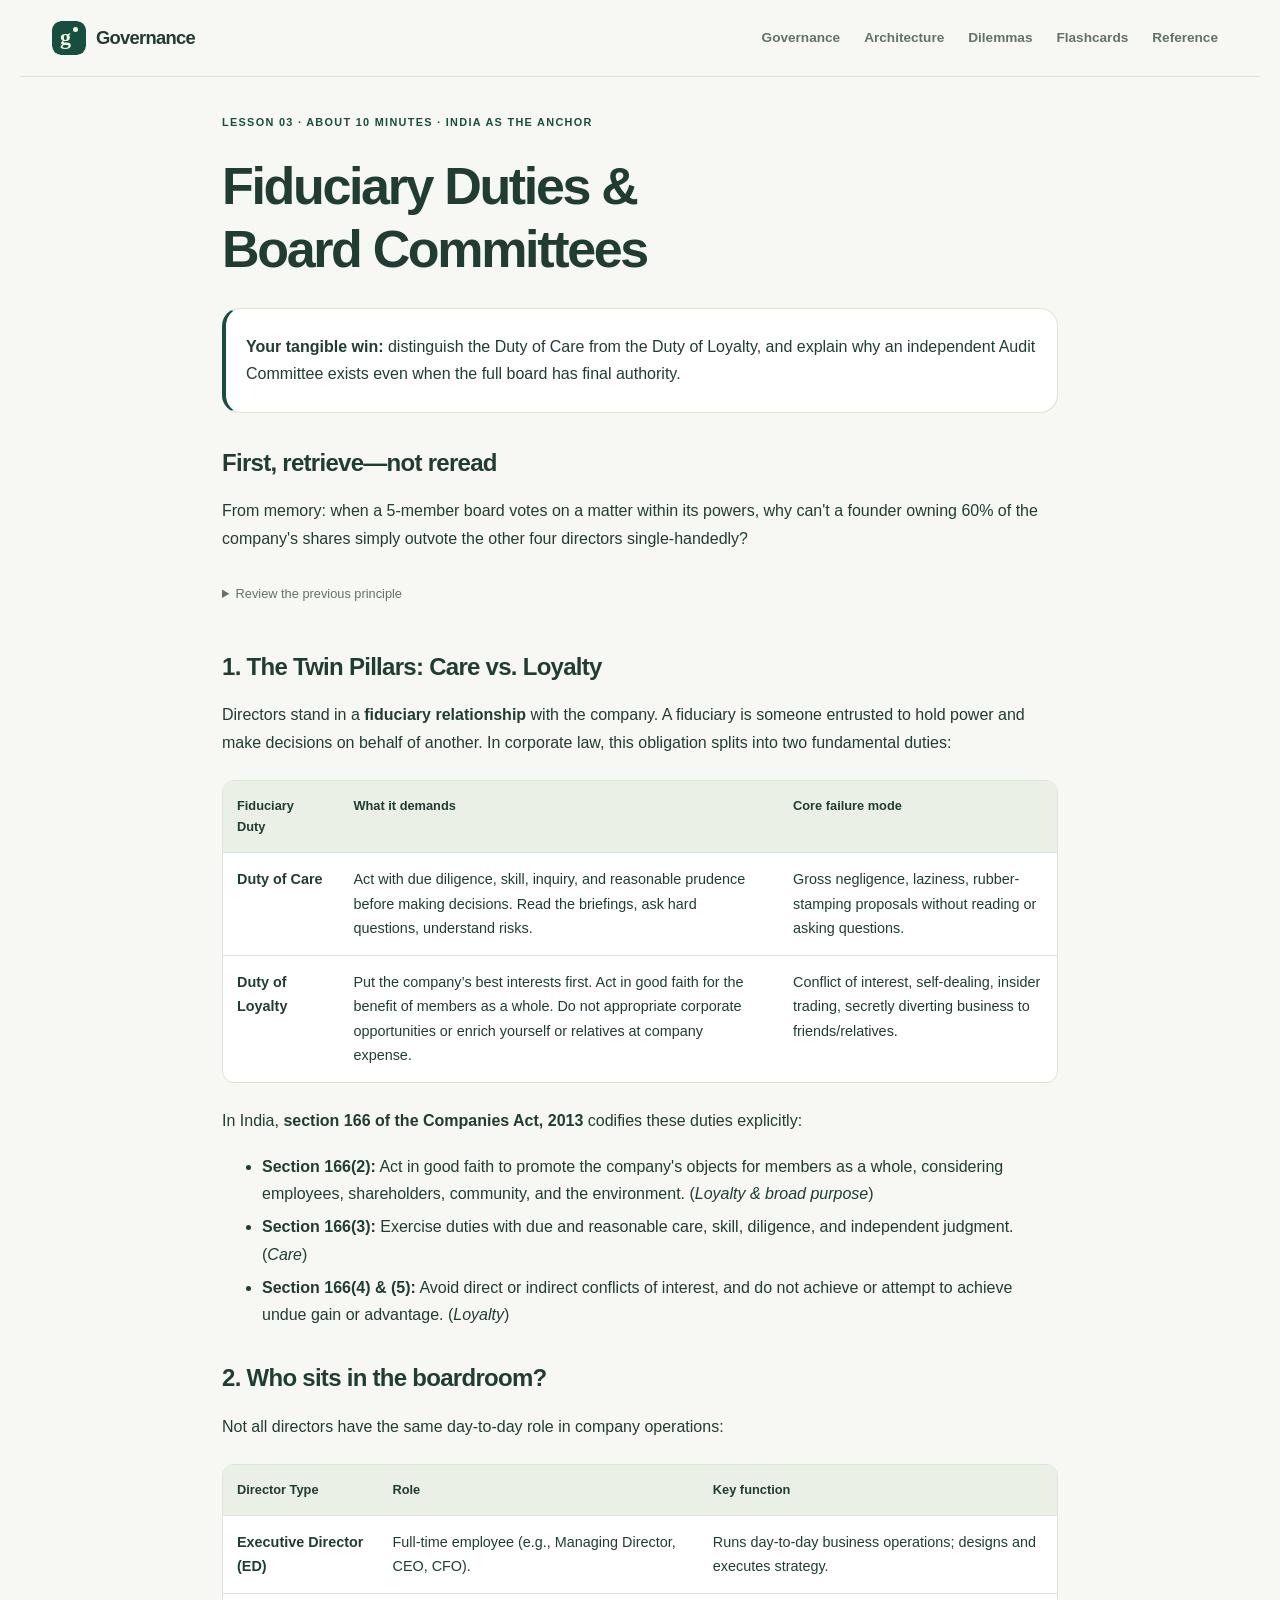
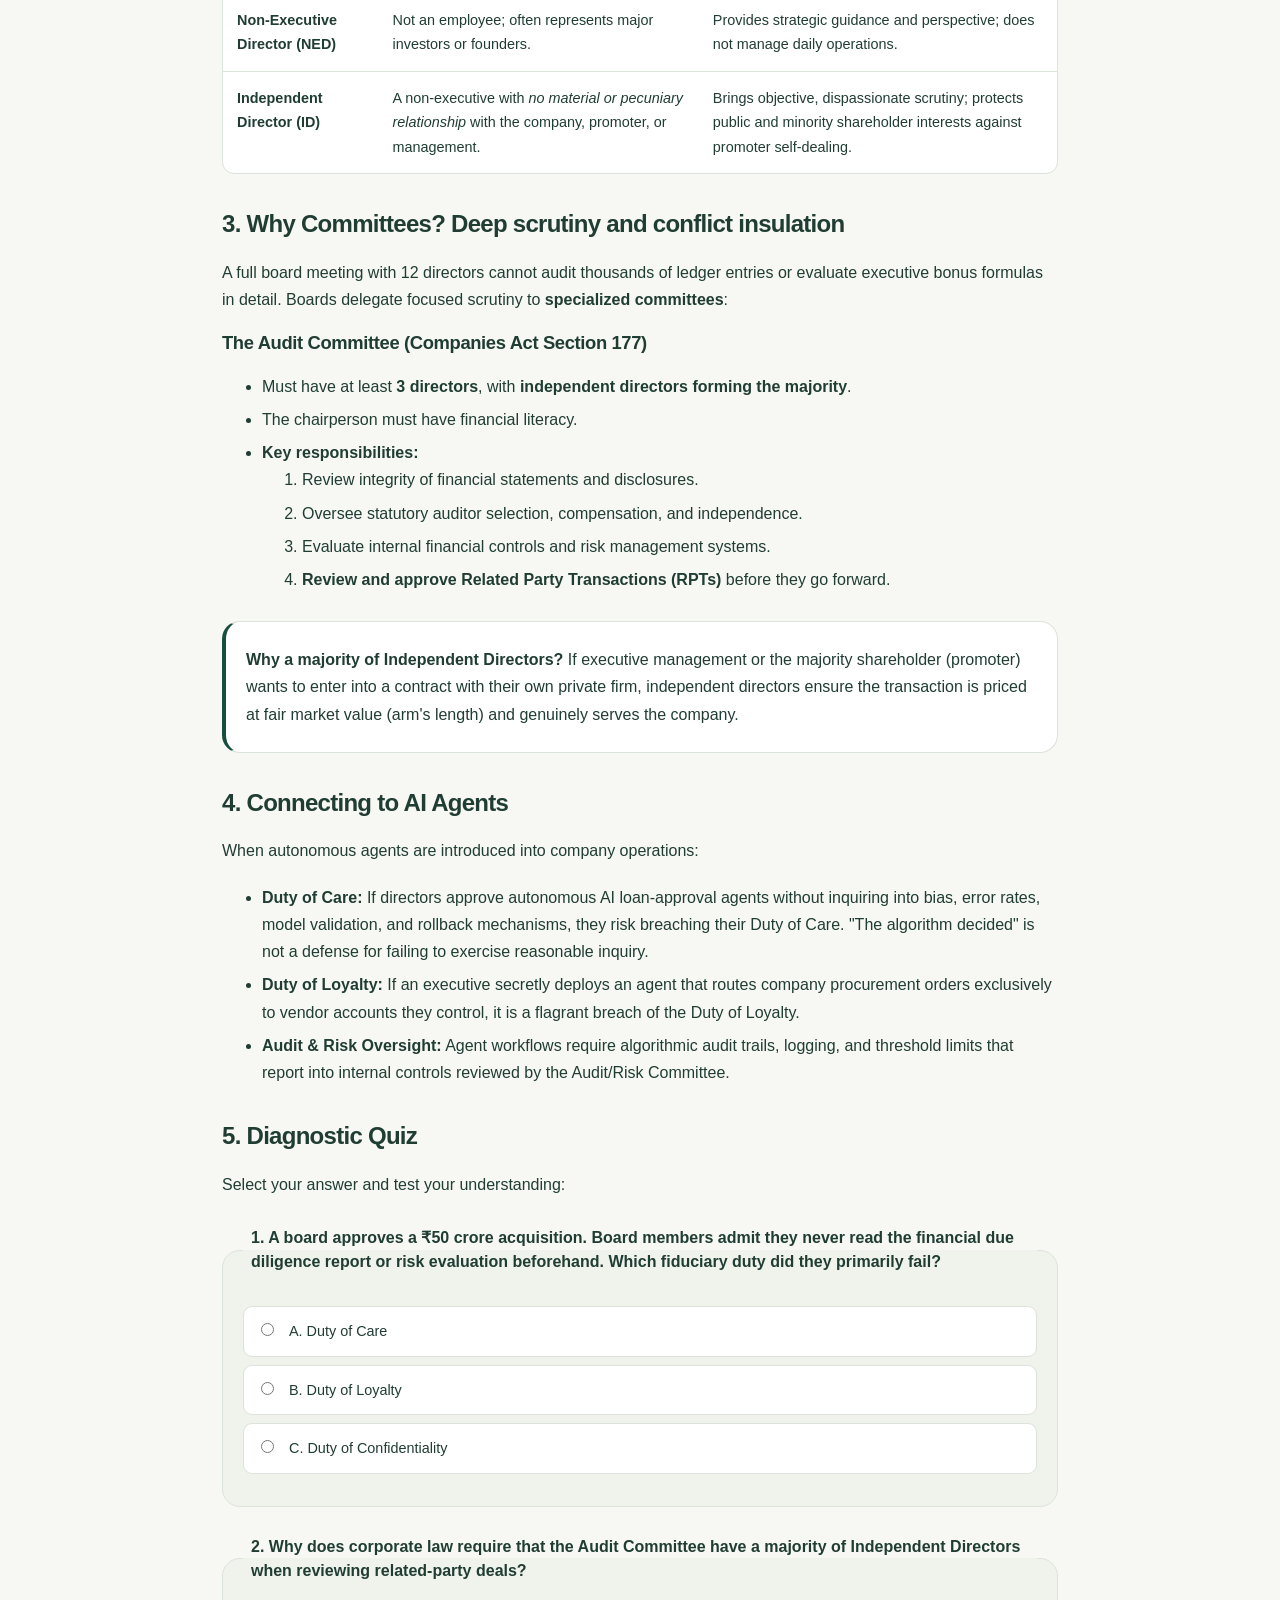
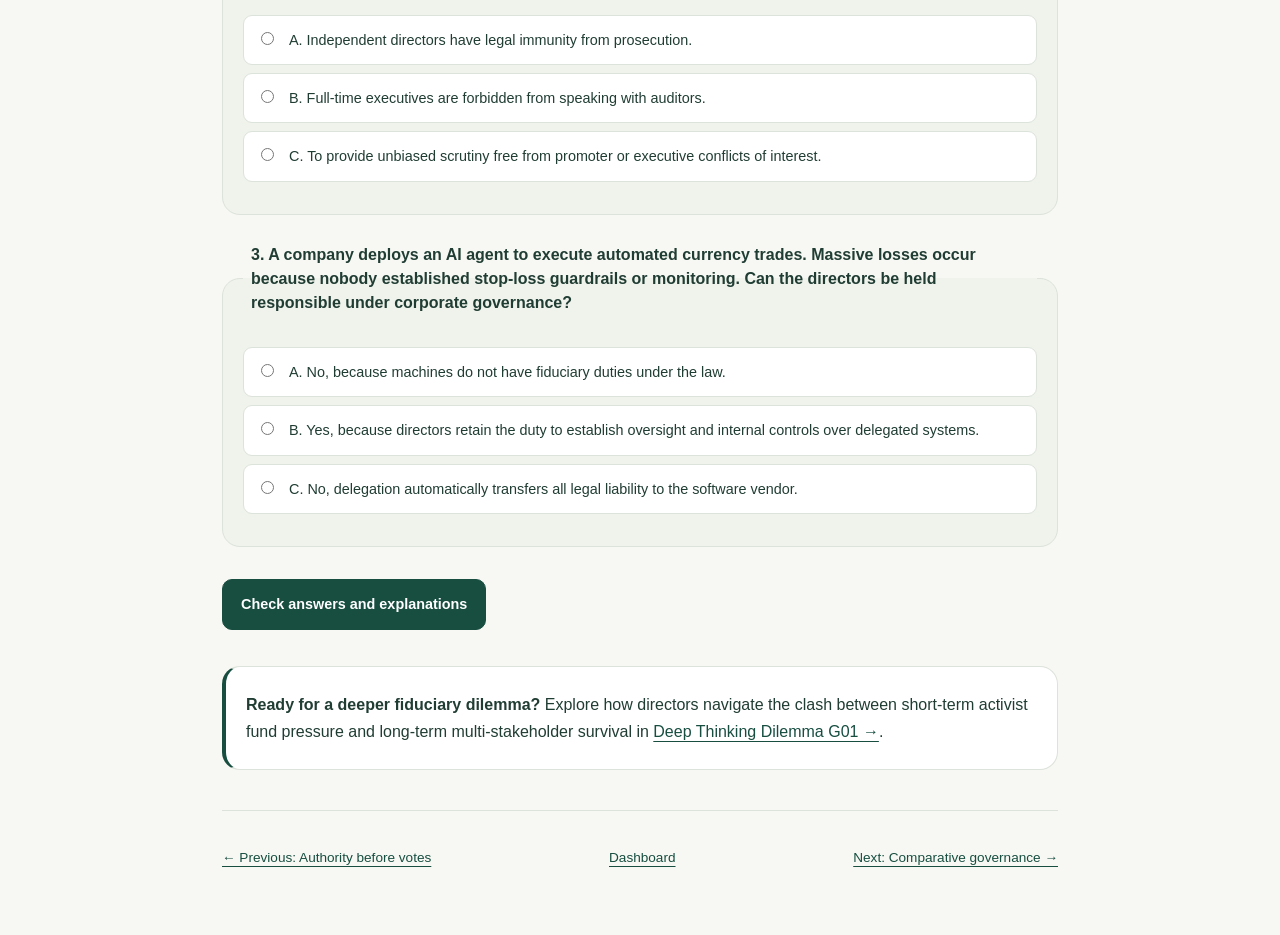
<file: lessons/0003-fiduciary-duties-and-committees.html>
<!doctype html>
<html lang="en">
<head>
<!-- Google tag (gtag.js) -->
<script async src="https://www.googletagmanager.com/gtag/js?id=G-Z56XV344LR"></script>
<script>
  window.dataLayer = window.dataLayer || [];
  function gtag(){dataLayer.push(arguments);}
  gtag('js', new Date());

  gtag('config', 'G-Z56XV344LR');
</script>
  <meta charset="utf-8">
  <meta name="viewport" content="width=device-width,initial-scale=1">
  <title>03 · Fiduciary Duties &amp; Board Committees</title>
  <link rel="stylesheet" href="../assets/course.css">
  <script defer src="../assets/quiz.js"></script>
</head>
<body>
<a class="skip-link" href="#main">Skip to content</a>
<header class="site-header">
  <nav class="site-nav" aria-label="Course navigation">
    <a class="site-brand" href="../index.html">Governance</a>
    <div class="nav-links">
      <a href="../index.html#track-governance">Governance</a>
      <a href="../index.html#track-agents">Architecture</a>
      <a href="../reference/deep-thinking.html">Dilemmas</a>
      <a href="../reference/flashcards.html">Flashcards</a>
      <a href="../index.html#references">Reference</a>
    </div>
  </nav>
</header>
<main id="main">
  <p class="eyebrow">Lesson 03 · About 10 minutes · India as the anchor</p>
  <h1>Fiduciary Duties &amp; Board Committees</h1>
  <div class="callout">
    <strong>Your tangible win:</strong> distinguish the Duty of Care from the Duty of Loyalty, and explain why an independent Audit Committee exists even when the full board has final authority.
  </div>

  <h2>First, retrieve—not reread</h2>
  <p>From memory: when a 5-member board votes on a matter within its powers, why can't a founder owning 60% of the company's shares simply outvote the other four directors single-handedly?</p>
  <details>
    <summary>Review the previous principle</summary>
    <p>A shareholding vote takes place in a general meeting of shareholders; at the board table, each director holds one vote. Share ownership percentage does not multiply individual board votes.</p>
  </details>

  <h2>1. The Twin Pillars: Care vs. Loyalty</h2>
  <p>Directors stand in a <strong>fiduciary relationship</strong> with the company. A fiduciary is someone entrusted to hold power and make decisions on behalf of another. In corporate law, this obligation splits into two fundamental duties:</p>

  <table>
    <thead>
      <tr>
        <th>Fiduciary Duty</th>
        <th>What it demands</th>
        <th>Core failure mode</th>
      </tr>
    </thead>
    <tbody>
      <tr>
        <td><strong>Duty of Care</strong></td>
        <td>Act with due diligence, skill, inquiry, and reasonable prudence before making decisions. Read the briefings, ask hard questions, understand risks.</td>
        <td>Gross negligence, laziness, rubber-stamping proposals without reading or asking questions.</td>
      </tr>
      <tr>
        <td><strong>Duty of Loyalty</strong></td>
        <td>Put the company’s best interests first. Act in good faith for the benefit of members as a whole. Do not appropriate corporate opportunities or enrich yourself or relatives at company expense.</td>
        <td>Conflict of interest, self-dealing, insider trading, secretly diverting business to friends/relatives.</td>
      </tr>
    </tbody>
  </table>

  <p>In India, <strong>section 166 of the Companies Act, 2013</strong> codifies these duties explicitly:</p>
  <ul>
    <li><strong>Section 166(2):</strong> Act in good faith to promote the company's objects for members as a whole, considering employees, shareholders, community, and the environment. (<em>Loyalty &amp; broad purpose</em>)</li>
    <li><strong>Section 166(3):</strong> Exercise duties with due and reasonable care, skill, diligence, and independent judgment. (<em>Care</em>)</li>
    <li><strong>Section 166(4) &amp; (5):</strong> Avoid direct or indirect conflicts of interest, and do not achieve or attempt to achieve undue gain or advantage. (<em>Loyalty</em>)</li>
  </ul>

  <h2>2. Who sits in the boardroom?</h2>
  <p>Not all directors have the same day-to-day role in company operations:</p>
  <table>
    <thead>
      <tr>
        <th>Director Type</th>
        <th>Role</th>
        <th>Key function</th>
      </tr>
    </thead>
    <tbody>
      <tr>
        <td><strong>Executive Director (ED)</strong></td>
        <td>Full-time employee (e.g., Managing Director, CEO, CFO).</td>
        <td>Runs day-to-day business operations; designs and executes strategy.</td>
      </tr>
      <tr>
        <td><strong>Non-Executive Director (NED)</strong></td>
        <td>Not an employee; often represents major investors or founders.</td>
        <td>Provides strategic guidance and perspective; does not manage daily operations.</td>
      </tr>
      <tr>
        <td><strong>Independent Director (ID)</strong></td>
        <td>A non-executive with <em>no material or pecuniary relationship</em> with the company, promoter, or management.</td>
        <td>Brings objective, dispassionate scrutiny; protects public and minority shareholder interests against promoter self-dealing.</td>
      </tr>
    </tbody>
  </table>

  <h2>3. Why Committees? Deep scrutiny and conflict insulation</h2>
  <p>A full board meeting with 12 directors cannot audit thousands of ledger entries or evaluate executive bonus formulas in detail. Boards delegate focused scrutiny to <strong>specialized committees</strong>:</p>

  <h3>The Audit Committee (Companies Act Section 177)</h3>
  <ul>
    <li>Must have at least <strong>3 directors</strong>, with <strong>independent directors forming the majority</strong>.</li>
    <li>The chairperson must have financial literacy.</li>
    <li><strong>Key responsibilities:</strong>
      <ol>
        <li>Review integrity of financial statements and disclosures.</li>
        <li>Oversee statutory auditor selection, compensation, and independence.</li>
        <li>Evaluate internal financial controls and risk management systems.</li>
        <li><strong>Review and approve Related Party Transactions (RPTs)</strong> before they go forward.</li>
      </ol>
    </li>
  </ul>
  <div class="callout">
    <strong>Why a majority of Independent Directors?</strong> If executive management or the majority shareholder (promoter) wants to enter into a contract with their own private firm, independent directors ensure the transaction is priced at fair market value (arm's length) and genuinely serves the company.
  </div>

  <h2>4. Connecting to AI Agents</h2>
  <p>When autonomous agents are introduced into company operations:</p>
  <ul>
    <li><strong>Duty of Care:</strong> If directors approve autonomous AI loan-approval agents without inquiring into bias, error rates, model validation, and rollback mechanisms, they risk breaching their Duty of Care. "The algorithm decided" is not a defense for failing to exercise reasonable inquiry.</li>
    <li><strong>Duty of Loyalty:</strong> If an executive secretly deploys an agent that routes company procurement orders exclusively to vendor accounts they control, it is a flagrant breach of the Duty of Loyalty.</li>
    <li><strong>Audit &amp; Risk Oversight:</strong> Agent workflows require algorithmic audit trails, logging, and threshold limits that report into internal controls reviewed by the Audit/Risk Committee.</li>
  </ul>

  <h2 id="quiz">5. Diagnostic Quiz</h2>
  <p>Select your answer and test your understanding:</p>

  <form data-quiz>
    <fieldset data-answer="A" data-explanation="A failure to read documents, question assumptions, or exercise diligence before approving a risky venture is a breach of the Duty of Care. Duty of Loyalty concerns self-dealing or competing interests.">
      <legend>1. A board approves a ₹50 crore acquisition. Board members admit they never read the financial due diligence report or risk evaluation beforehand. Which fiduciary duty did they primarily fail?</legend>
      <label><input type="radio" name="q1" value="A"> A. Duty of Care</label>
      <label><input type="radio" name="q1" value="B"> B. Duty of Loyalty</label>
      <label><input type="radio" name="q1" value="C"> C. Duty of Confidentiality</label>
      <p class="feedback" aria-live="polite"></p>
    </fieldset>

    <fieldset data-answer="C" data-explanation="Independent directors lack financial ties to founders or executives, allowing them to scrutinize transactions dispassionately and safeguard minority shareholders against self-dealing.">
      <legend>2. Why does corporate law require that the Audit Committee have a majority of Independent Directors when reviewing related-party deals?</legend>
      <label><input type="radio" name="q2" value="A"> A. Independent directors have legal immunity from prosecution.</label>
      <label><input type="radio" name="q2" value="B"> B. Full-time executives are forbidden from speaking with auditors.</label>
      <label><input type="radio" name="q2" value="C"> C. To provide unbiased scrutiny free from promoter or executive conflicts of interest.</label>
      <p class="feedback" aria-live="polite"></p>
    </fieldset>

    <fieldset data-answer="B" data-explanation="Directors retain governance oversight. Delegating execution to an AI agent does not relieve directors of their duty to ensure appropriate guardrails, testing, and monitoring are in place.">
      <legend>3. A company deploys an AI agent to execute automated currency trades. Massive losses occur because nobody established stop-loss guardrails or monitoring. Can the directors be held responsible under corporate governance?</legend>
      <label><input type="radio" name="q3" value="A"> A. No, because machines do not have fiduciary duties under the law.</label>
      <label><input type="radio" name="q3" value="B"> B. Yes, because directors retain the duty to establish oversight and internal controls over delegated systems.</label>
      <label><input type="radio" name="q3" value="C"> C. No, delegation automatically transfers all legal liability to the software vendor.</label>
      <p class="feedback" aria-live="polite"></p>
    </fieldset>

    <button type="submit">Check answers and explanations</button>
    <p data-result aria-live="polite"></p>
  </form>

  <div class="callout" style="margin-top: 2rem;">
    <strong>Ready for a deeper fiduciary dilemma?</strong> Explore how directors navigate the clash between short-term activist fund pressure and long-term multi-stakeholder survival in <a href="../reference/deep-thinking.html#track-1-dilemmas">Deep Thinking Dilemma G01 →</a>.
  </div>

  <nav class="page-nav" aria-label="Lesson navigation">
    <a href="0002-authority-before-votes.html" rel="prev">← Previous: Authority before votes</a>
    <a href="../index.html">Dashboard</a>
    <a href="0004-comparative-governance.html" rel="next">Next: Comparative governance →</a>
  </nav>
</main>
</body>
</html>
</file>
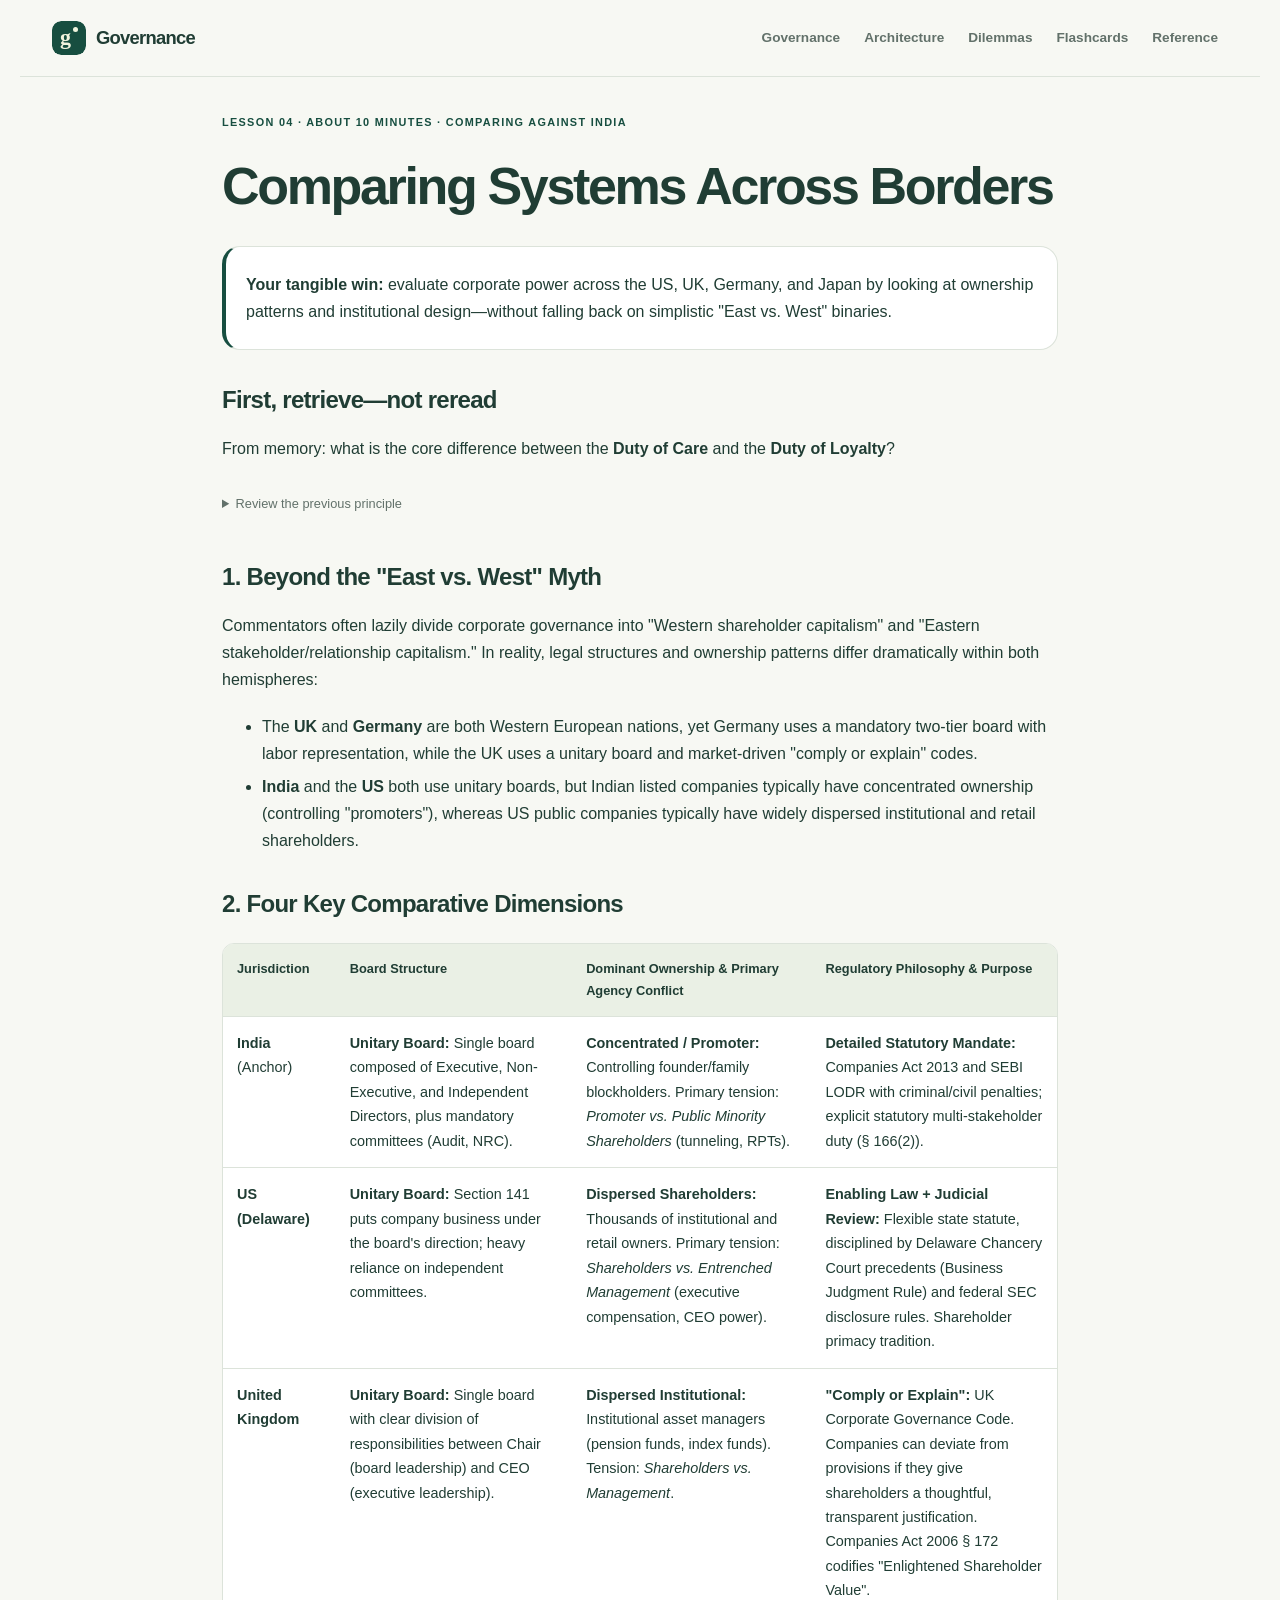
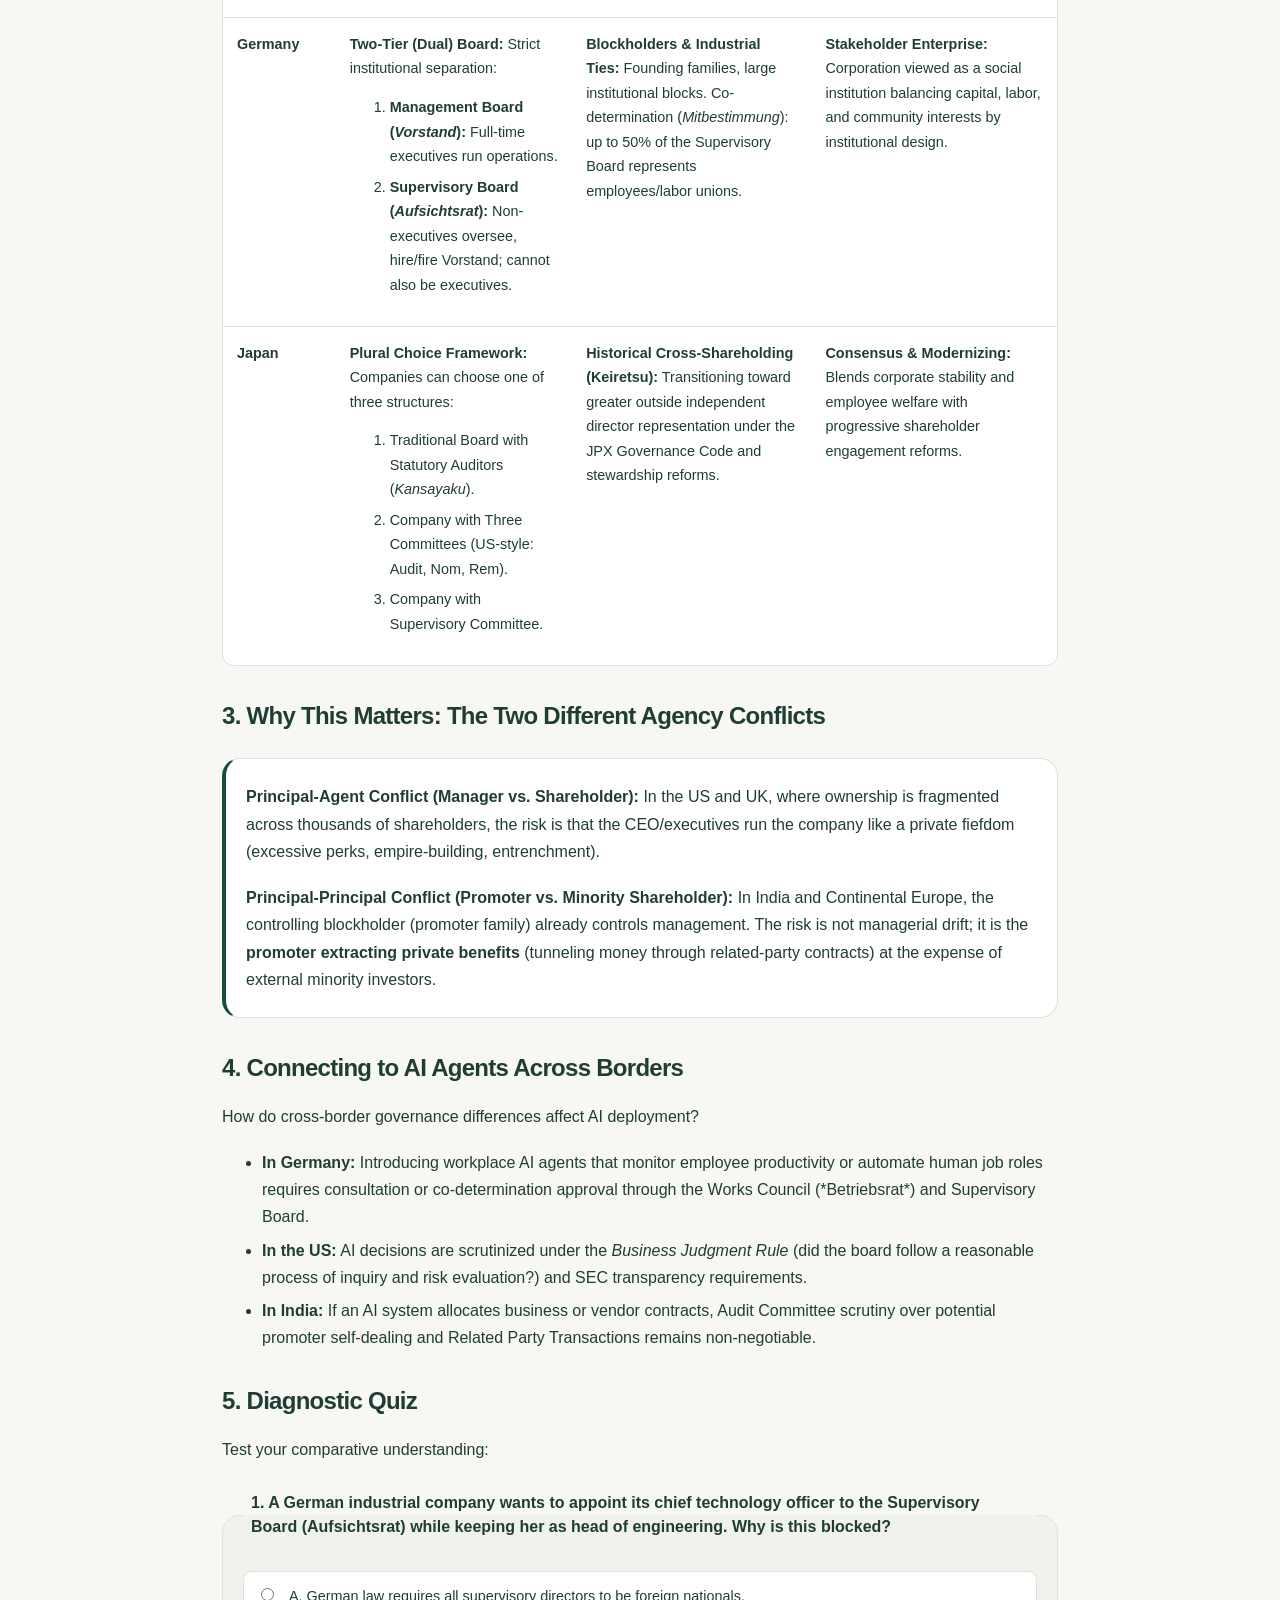
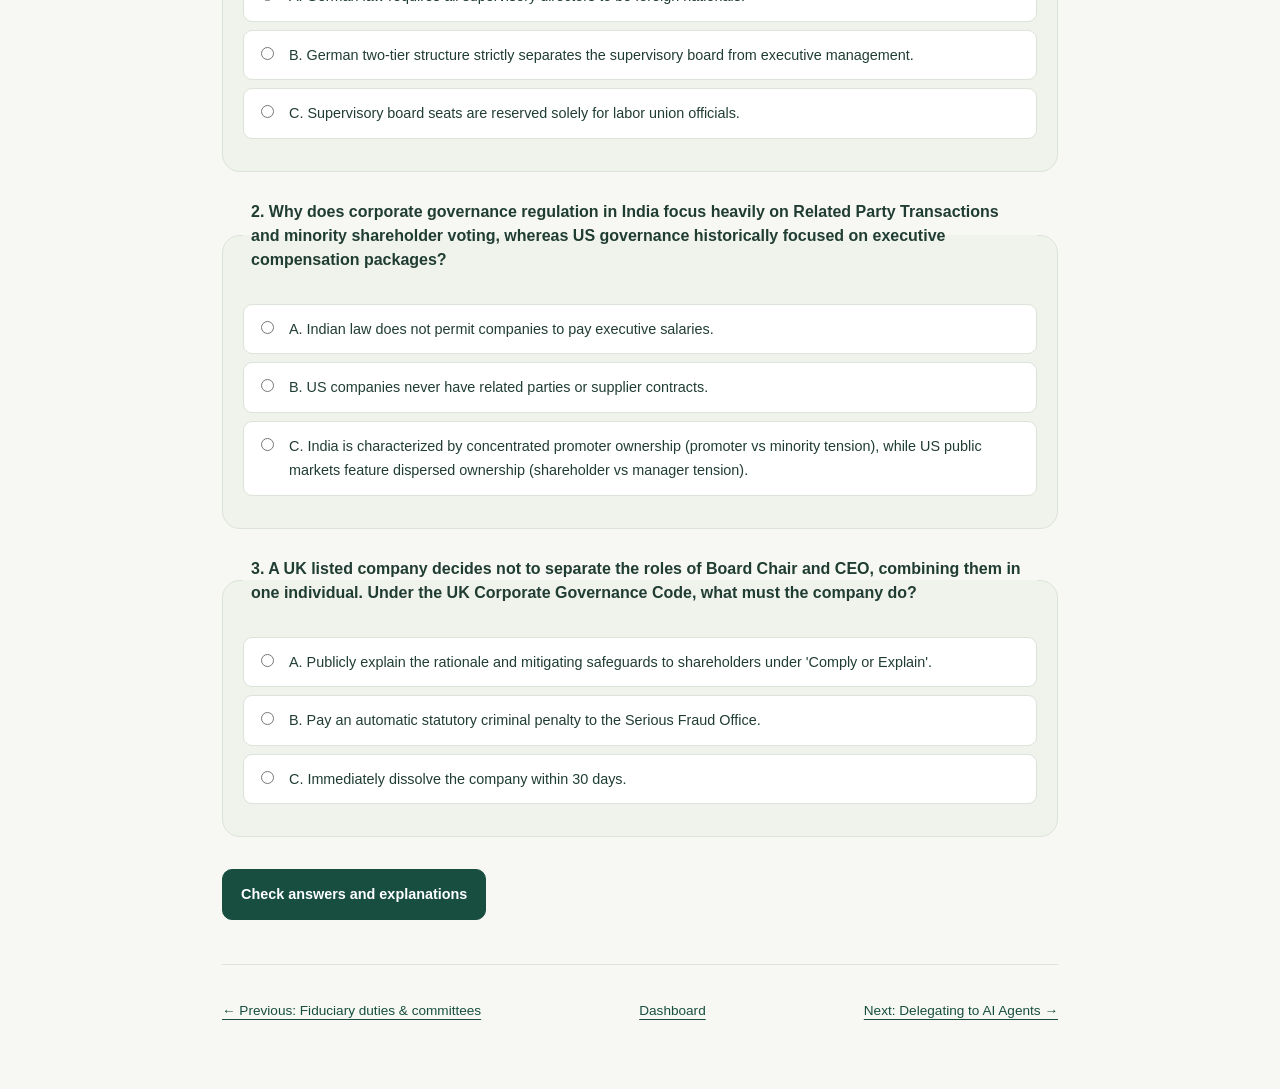
<file: lessons/0004-comparative-governance.html>
<!doctype html>
<html lang="en">
<head>
<!-- Google tag (gtag.js) -->
<script async src="https://www.googletagmanager.com/gtag/js?id=G-Z56XV344LR"></script>
<script>
  window.dataLayer = window.dataLayer || [];
  function gtag(){dataLayer.push(arguments);}
  gtag('js', new Date());

  gtag('config', 'G-Z56XV344LR');
</script>
  <meta charset="utf-8">
  <meta name="viewport" content="width=device-width,initial-scale=1">
  <title>04 · Comparative Corporate Governance</title>
  <link rel="stylesheet" href="../assets/course.css">
  <script defer src="../assets/quiz.js"></script>
</head>
<body>
<a class="skip-link" href="#main">Skip to content</a>
<header class="site-header">
  <nav class="site-nav" aria-label="Course navigation">
    <a class="site-brand" href="../index.html">Governance</a>
    <div class="nav-links">
      <a href="../index.html#track-governance">Governance</a>
      <a href="../index.html#track-agents">Architecture</a>
      <a href="../reference/deep-thinking.html">Dilemmas</a>
      <a href="../reference/flashcards.html">Flashcards</a>
      <a href="../index.html#references">Reference</a>
    </div>
  </nav>
</header>
<main id="main">
  <p class="eyebrow">Lesson 04 · About 10 minutes · Comparing against India</p>
  <h1>Comparing Systems Across Borders</h1>
  <div class="callout">
    <strong>Your tangible win:</strong> evaluate corporate power across the US, UK, Germany, and Japan by looking at ownership patterns and institutional design—without falling back on simplistic "East vs. West" binaries.
  </div>

  <h2>First, retrieve—not reread</h2>
  <p>From memory: what is the core difference between the <strong>Duty of Care</strong> and the <strong>Duty of Loyalty</strong>?</p>
  <details>
    <summary>Review the previous principle</summary>
    <p>The Duty of Care demands diligence, informed inquiry, and reasonable prudence before deciding. The Duty of Loyalty demands putting the company's best interests first, acting in good faith, and avoiding self-dealing or competing interests.</p>
  </details>

  <h2>1. Beyond the "East vs. West" Myth</h2>
  <p>Commentators often lazily divide corporate governance into "Western shareholder capitalism" and "Eastern stakeholder/relationship capitalism." In reality, legal structures and ownership patterns differ dramatically within both hemispheres:</p>
  <ul>
    <li>The <strong>UK</strong> and <strong>Germany</strong> are both Western European nations, yet Germany uses a mandatory two-tier board with labor representation, while the UK uses a unitary board and market-driven "comply or explain" codes.</li>
    <li><strong>India</strong> and the <strong>US</strong> both use unitary boards, but Indian listed companies typically have concentrated ownership (controlling "promoters"), whereas US public companies typically have widely dispersed institutional and retail shareholders.</li>
  </ul>

  <h2>2. Four Key Comparative Dimensions</h2>

  <table>
    <thead>
      <tr>
        <th>Jurisdiction</th>
        <th>Board Structure</th>
        <th>Dominant Ownership &amp; Primary Agency Conflict</th>
        <th>Regulatory Philosophy &amp; Purpose</th>
      </tr>
    </thead>
    <tbody>
      <tr>
        <td><strong>India</strong> (Anchor)</td>
        <td><strong>Unitary Board:</strong> Single board composed of Executive, Non-Executive, and Independent Directors, plus mandatory committees (Audit, NRC).</td>
        <td><strong>Concentrated / Promoter:</strong> Controlling founder/family blockholders. Primary tension: <em>Promoter vs. Public Minority Shareholders</em> (tunneling, RPTs).</td>
        <td><strong>Detailed Statutory Mandate:</strong> Companies Act 2013 and SEBI LODR with criminal/civil penalties; explicit statutory multi-stakeholder duty (§ 166(2)).</td>
      </tr>
      <tr>
        <td><strong>US (Delaware)</strong></td>
        <td><strong>Unitary Board:</strong> Section 141 puts company business under the board's direction; heavy reliance on independent committees.</td>
        <td><strong>Dispersed Shareholders:</strong> Thousands of institutional and retail owners. Primary tension: <em>Shareholders vs. Entrenched Management</em> (executive compensation, CEO power).</td>
        <td><strong>Enabling Law + Judicial Review:</strong> Flexible state statute, disciplined by Delaware Chancery Court precedents (Business Judgment Rule) and federal SEC disclosure rules. Shareholder primacy tradition.</td>
      </tr>
      <tr>
        <td><strong>United Kingdom</strong></td>
        <td><strong>Unitary Board:</strong> Single board with clear division of responsibilities between Chair (board leadership) and CEO (executive leadership).</td>
        <td><strong>Dispersed Institutional:</strong> Institutional asset managers (pension funds, index funds). Tension: <em>Shareholders vs. Management</em>.</td>
        <td><strong>"Comply or Explain":</strong> UK Corporate Governance Code. Companies can deviate from provisions if they give shareholders a thoughtful, transparent justification. Companies Act 2006 § 172 codifies "Enlightened Shareholder Value".</td>
      </tr>
      <tr>
        <td><strong>Germany</strong></td>
        <td><strong>Two-Tier (Dual) Board:</strong> Strict institutional separation:
          <ol>
            <li><strong>Management Board (<em>Vorstand</em>):</strong> Full-time executives run operations.</li>
            <li><strong>Supervisory Board (<em>Aufsichtsrat</em>):</strong> Non-executives oversee, hire/fire Vorstand; cannot also be executives.</li>
          </ol>
        </td>
        <td><strong>Blockholders &amp; Industrial Ties:</strong> Founding families, large institutional blocks. Co-determination (<em>Mitbestimmung</em>): up to 50% of the Supervisory Board represents employees/labor unions.</td>
        <td><strong>Stakeholder Enterprise:</strong> Corporation viewed as a social institution balancing capital, labor, and community interests by institutional design.</td>
      </tr>
      <tr>
        <td><strong>Japan</strong></td>
        <td><strong>Plural Choice Framework:</strong> Companies can choose one of three structures:
          <ol>
            <li>Traditional Board with Statutory Auditors (<em>Kansayaku</em>).</li>
            <li>Company with Three Committees (US-style: Audit, Nom, Rem).</li>
            <li>Company with Supervisory Committee.</li>
          </ol>
        </td>
        <td><strong>Historical Cross-Shareholding (Keiretsu):</strong> Transitioning toward greater outside independent director representation under the JPX Governance Code and stewardship reforms.</td>
        <td><strong>Consensus &amp; Modernizing:</strong> Blends corporate stability and employee welfare with progressive shareholder engagement reforms.</td>
      </tr>
    </tbody>
  </table>

  <h2>3. Why This Matters: The Two Different Agency Conflicts</h2>
  <div class="callout">
    <p><strong>Principal-Agent Conflict (Manager vs. Shareholder):</strong> In the US and UK, where ownership is fragmented across thousands of shareholders, the risk is that the CEO/executives run the company like a private fiefdom (excessive perks, empire-building, entrenchment).</p>
    <p><strong>Principal-Principal Conflict (Promoter vs. Minority Shareholder):</strong> In India and Continental Europe, the controlling blockholder (promoter family) already controls management. The risk is not managerial drift; it is the <strong>promoter extracting private benefits</strong> (tunneling money through related-party contracts) at the expense of external minority investors.</p>
  </div>

  <h2>4. Connecting to AI Agents Across Borders</h2>
  <p>How do cross-border governance differences affect AI deployment?</p>
  <ul>
    <li><strong>In Germany:</strong> Introducing workplace AI agents that monitor employee productivity or automate human job roles requires consultation or co-determination approval through the Works Council (*Betriebsrat*) and Supervisory Board.</li>
    <li><strong>In the US:</strong> AI decisions are scrutinized under the <em>Business Judgment Rule</em> (did the board follow a reasonable process of inquiry and risk evaluation?) and SEC transparency requirements.</li>
    <li><strong>In India:</strong> If an AI system allocates business or vendor contracts, Audit Committee scrutiny over potential promoter self-dealing and Related Party Transactions remains non-negotiable.</li>
  </ul>

  <h2 id="quiz">5. Diagnostic Quiz</h2>
  <p>Test your comparative understanding:</p>

  <form data-quiz>
    <fieldset data-answer="B" data-explanation="Under German co-determination and two-tier board law, executive directors sit on the Management Board (Vorstand), whereas the Supervisory Board (Aufsichtsrat) oversees them and includes employee representatives.">
      <legend>1. A German industrial company wants to appoint its chief technology officer to the Supervisory Board (Aufsichtsrat) while keeping her as head of engineering. Why is this blocked?</legend>
      <label><input type="radio" name="q1" value="A"> A. German law requires all supervisory directors to be foreign nationals.</label>
      <label><input type="radio" name="q1" value="B"> B. German two-tier structure strictly separates the supervisory board from executive management.</label>
      <label><input type="radio" name="q1" value="C"> C. Supervisory board seats are reserved solely for labor union officials.</label>
      <p class="feedback" aria-live="polite"></p>
    </fieldset>

    <fieldset data-answer="C" data-explanation="In India and blockholder markets, the controlling promoter holds dominant influence. The primary governance challenge is safeguarding public and minority investors against promoter expropriation or sweetheart related-party deals.">
      <legend>2. Why does corporate governance regulation in India focus heavily on Related Party Transactions and minority shareholder voting, whereas US governance historically focused on executive compensation packages?</legend>
      <label><input type="radio" name="q2" value="A"> A. Indian law does not permit companies to pay executive salaries.</label>
      <label><input type="radio" name="q2" value="B"> B. US companies never have related parties or supplier contracts.</label>
      <label><input type="radio" name="q2" value="C"> C. India is characterized by concentrated promoter ownership (promoter vs minority tension), while US public markets feature dispersed ownership (shareholder vs manager tension).</label>
      <p class="feedback" aria-live="polite"></p>
    </fieldset>

    <fieldset data-answer="A" data-explanation="'Comply or Explain' allows companies the flexibility to adopt alternative governance practices suited to their circumstances, provided they publish a transparent, credible justification to their shareholders.">
      <legend>3. A UK listed company decides not to separate the roles of Board Chair and CEO, combining them in one individual. Under the UK Corporate Governance Code, what must the company do?</legend>
      <label><input type="radio" name="q3" value="A"> A. Publicly explain the rationale and mitigating safeguards to shareholders under 'Comply or Explain'.</label>
      <label><input type="radio" name="q3" value="B"> B. Pay an automatic statutory criminal penalty to the Serious Fraud Office.</label>
      <label><input type="radio" name="q3" value="C"> C. Immediately dissolve the company within 30 days.</label>
      <p class="feedback" aria-live="polite"></p>
    </fieldset>

    <button type="submit">Check answers and explanations</button>
    <p data-result aria-live="polite"></p>
  </form>

  <nav class="page-nav" aria-label="Lesson navigation">
    <a href="0003-fiduciary-duties-and-committees.html" rel="prev">← Previous: Fiduciary duties &amp; committees</a>
    <a href="../index.html">Dashboard</a>
    <a href="0005-ai-agent-governance.html" rel="next">Next: Delegating to AI Agents →</a>
  </nav>
</main>
</body>
</html>
</file>
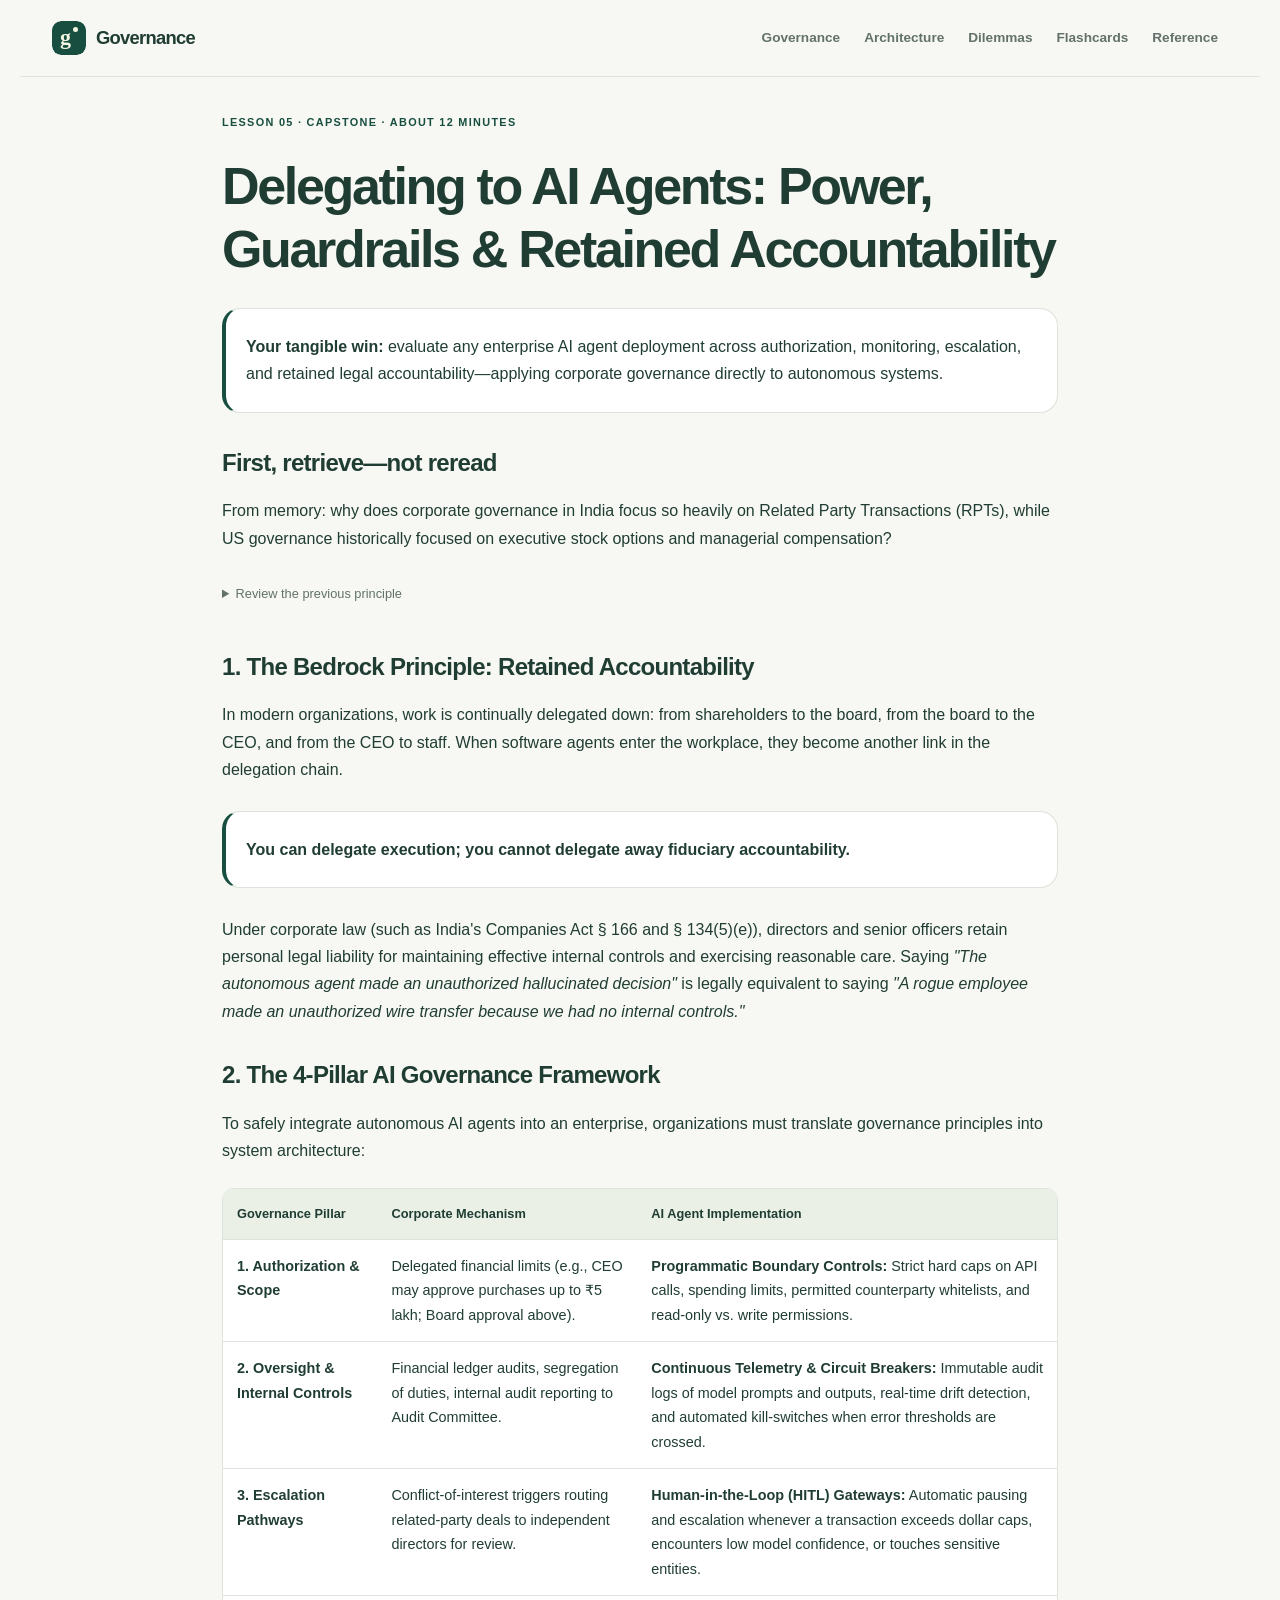
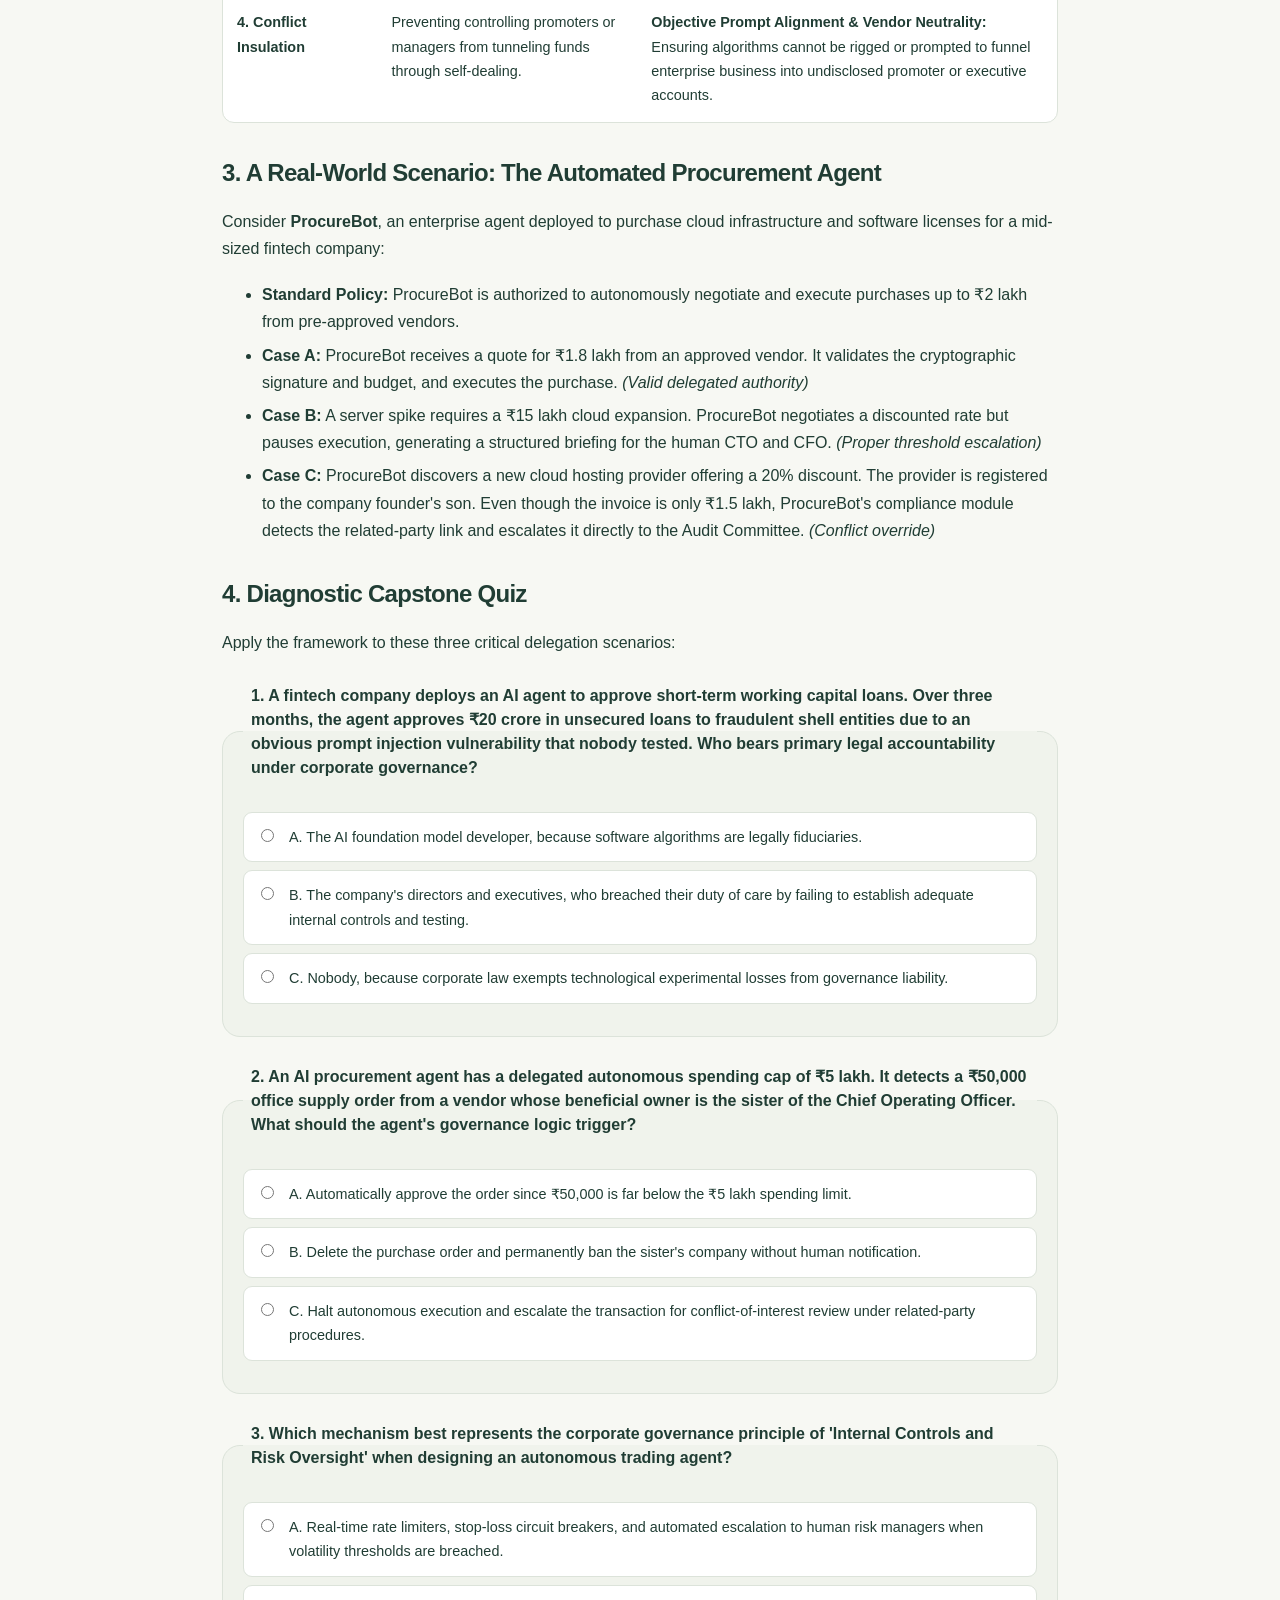
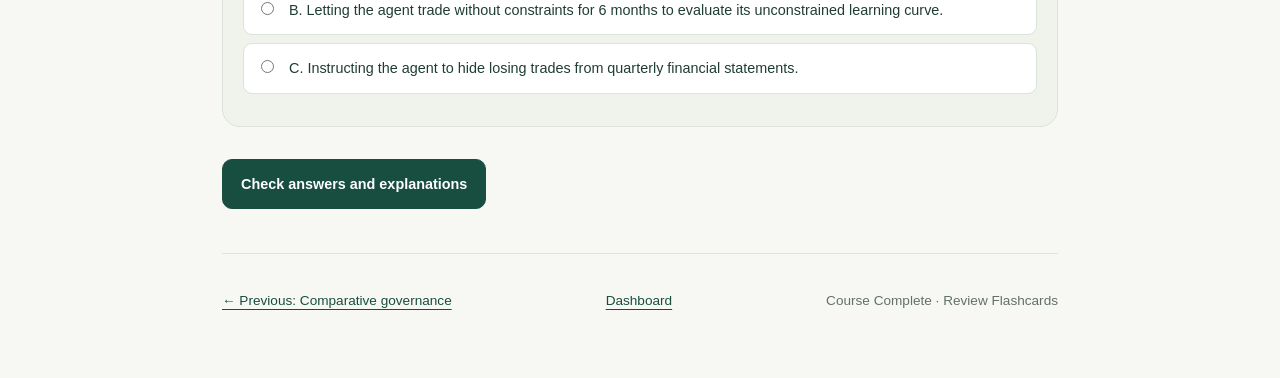
<file: lessons/0005-ai-agent-governance.html>
<!doctype html>
<html lang="en">
<head>
<!-- Google tag (gtag.js) -->
<script async src="https://www.googletagmanager.com/gtag/js?id=G-Z56XV344LR"></script>
<script>
  window.dataLayer = window.dataLayer || [];
  function gtag(){dataLayer.push(arguments);}
  gtag('js', new Date());

  gtag('config', 'G-Z56XV344LR');
</script>
  <meta charset="utf-8">
  <meta name="viewport" content="width=device-width,initial-scale=1">
  <title>05 · Delegating to AI Agents</title>
  <link rel="stylesheet" href="../assets/course.css">
  <script defer src="../assets/quiz.js"></script>
</head>
<body>
<a class="skip-link" href="#main">Skip to content</a>
<header class="site-header">
  <nav class="site-nav" aria-label="Course navigation">
    <a class="site-brand" href="../index.html">Governance</a>
    <div class="nav-links">
      <a href="../index.html#track-governance">Governance</a>
      <a href="../index.html#track-agents">Architecture</a>
      <a href="../reference/deep-thinking.html">Dilemmas</a>
      <a href="../reference/flashcards.html">Flashcards</a>
      <a href="../index.html#references">Reference</a>
    </div>
  </nav>
</header>
<main id="main">
  <p class="eyebrow">Lesson 05 · Capstone · About 12 minutes</p>
  <h1>Delegating to AI Agents: Power, Guardrails &amp; Retained Accountability</h1>
  <div class="callout">
    <strong>Your tangible win:</strong> evaluate any enterprise AI agent deployment across authorization, monitoring, escalation, and retained legal accountability—applying corporate governance directly to autonomous systems.
  </div>

  <h2>First, retrieve—not reread</h2>
  <p>From memory: why does corporate governance in India focus so heavily on Related Party Transactions (RPTs), while US governance historically focused on executive stock options and managerial compensation?</p>
  <details>
    <summary>Review the previous principle</summary>
    <p>India is characterized by concentrated promoter ownership, creating a <em>Principal-Principal</em> tension (risk of controlling promoters tunneling profits away from minority shareholders). The US features widely dispersed ownership, creating a <em>Principal-Agent</em> tension (risk of entrenched managers enriching themselves at the expense of passive shareholders).</p>
  </details>

  <h2>1. The Bedrock Principle: Retained Accountability</h2>
  <p>In modern organizations, work is continually delegated down: from shareholders to the board, from the board to the CEO, and from the CEO to staff. When software agents enter the workplace, they become another link in the delegation chain.</p>
  <blockquote class="callout">
    <strong>You can delegate execution; you cannot delegate away fiduciary accountability.</strong>
  </blockquote>
  <p>Under corporate law (such as India's Companies Act § 166 and § 134(5)(e)), directors and senior officers retain personal legal liability for maintaining effective internal controls and exercising reasonable care. Saying <em>"The autonomous agent made an unauthorized hallucinated decision"</em> is legally equivalent to saying <em>"A rogue employee made an unauthorized wire transfer because we had no internal controls."</em></p>

  <h2>2. The 4-Pillar AI Governance Framework</h2>
  <p>To safely integrate autonomous AI agents into an enterprise, organizations must translate governance principles into system architecture:</p>

  <table>
    <thead>
      <tr>
        <th>Governance Pillar</th>
        <th>Corporate Mechanism</th>
        <th>AI Agent Implementation</th>
      </tr>
    </thead>
    <tbody>
      <tr>
        <td><strong>1. Authorization &amp; Scope</strong></td>
        <td>Delegated financial limits (e.g., CEO may approve purchases up to ₹5 lakh; Board approval above).</td>
        <td><strong>Programmatic Boundary Controls:</strong> Strict hard caps on API calls, spending limits, permitted counterparty whitelists, and read-only vs. write permissions.</td>
      </tr>
      <tr>
        <td><strong>2. Oversight &amp; Internal Controls</strong></td>
        <td>Financial ledger audits, segregation of duties, internal audit reporting to Audit Committee.</td>
        <td><strong>Continuous Telemetry &amp; Circuit Breakers:</strong> Immutable audit logs of model prompts and outputs, real-time drift detection, and automated kill-switches when error thresholds are crossed.</td>
      </tr>
      <tr>
        <td><strong>3. Escalation Pathways</strong></td>
        <td>Conflict-of-interest triggers routing related-party deals to independent directors for review.</td>
        <td><strong>Human-in-the-Loop (HITL) Gateways:</strong> Automatic pausing and escalation whenever a transaction exceeds dollar caps, encounters low model confidence, or touches sensitive entities.</td>
      </tr>
      <tr>
        <td><strong>4. Conflict Insulation</strong></td>
        <td>Preventing controlling promoters or managers from tunneling funds through self-dealing.</td>
        <td><strong>Objective Prompt Alignment &amp; Vendor Neutrality:</strong> Ensuring algorithms cannot be rigged or prompted to funnel enterprise business into undisclosed promoter or executive accounts.</td>
      </tr>
    </tbody>
  </table>

  <h2>3. A Real-World Scenario: The Automated Procurement Agent</h2>
  <p>Consider <strong>ProcureBot</strong>, an enterprise agent deployed to purchase cloud infrastructure and software licenses for a mid-sized fintech company:</p>
  <ul>
    <li><strong>Standard Policy:</strong> ProcureBot is authorized to autonomously negotiate and execute purchases up to ₹2 lakh from pre-approved vendors.</li>
    <li><strong>Case A:</strong> ProcureBot receives a quote for ₹1.8 lakh from an approved vendor. It validates the cryptographic signature and budget, and executes the purchase. <em>(Valid delegated authority)</em></li>
    <li><strong>Case B:</strong> A server spike requires a ₹15 lakh cloud expansion. ProcureBot negotiates a discounted rate but pauses execution, generating a structured briefing for the human CTO and CFO. <em>(Proper threshold escalation)</em></li>
    <li><strong>Case C:</strong> ProcureBot discovers a new cloud hosting provider offering a 20% discount. The provider is registered to the company founder's son. Even though the invoice is only ₹1.5 lakh, ProcureBot's compliance module detects the related-party link and escalates it directly to the Audit Committee. <em>(Conflict override)</em></li>
  </ul>

  <h2 id="quiz">4. Diagnostic Capstone Quiz</h2>
  <p>Apply the framework to these three critical delegation scenarios:</p>

  <form data-quiz>
    <fieldset data-answer="B" data-explanation="Delegating execution to an automated agent does not relieve directors or officers of their duty of care. Failing to set up basic risk boundaries and internal controls constitutes an oversight failure by company leadership.">
      <legend>1. A fintech company deploys an AI agent to approve short-term working capital loans. Over three months, the agent approves ₹20 crore in unsecured loans to fraudulent shell entities due to an obvious prompt injection vulnerability that nobody tested. Who bears primary legal accountability under corporate governance?</legend>
      <label><input type="radio" name="q1" value="A"> A. The AI foundation model developer, because software algorithms are legally fiduciaries.</label>
      <label><input type="radio" name="q1" value="B"> B. The company's directors and executives, who breached their duty of care by failing to establish adequate internal controls and testing.</label>
      <label><input type="radio" name="q1" value="C"> C. Nobody, because corporate law exempts technological experimental losses from governance liability.</label>
      <p class="feedback" aria-live="polite"></p>
    </fieldset>

    <fieldset data-answer="C" data-explanation="A conflict of interest overrides routine financial delegation. Even if the transaction is well below the spending cap, related-party links must be escalated for independent review and disclosure.">
      <legend>2. An AI procurement agent has a delegated autonomous spending cap of ₹5 lakh. It detects a ₹50,000 office supply order from a vendor whose beneficial owner is the sister of the Chief Operating Officer. What should the agent's governance logic trigger?</legend>
      <label><input type="radio" name="q2" value="A"> A. Automatically approve the order since ₹50,000 is far below the ₹5 lakh spending limit.</label>
      <label><input type="radio" name="q2" value="B"> B. Delete the purchase order and permanently ban the sister's company without human notification.</label>
      <label><input type="radio" name="q2" value="C"> C. Halt autonomous execution and escalate the transaction for conflict-of-interest review under related-party procedures.</label>
      <p class="feedback" aria-live="polite"></p>
    </fieldset>

    <fieldset data-answer="A" data-explanation="Effective internal controls require automated circuit breakers, anomaly detection, and human escalation pathways to prevent cascading failure before it threatens company solvency.">
      <legend>3. Which mechanism best represents the corporate governance principle of 'Internal Controls and Risk Oversight' when designing an autonomous trading agent?</legend>
      <label><input type="radio" name="q3" value="A"> A. Real-time rate limiters, stop-loss circuit breakers, and automated escalation to human risk managers when volatility thresholds are breached.</label>
      <label><input type="radio" name="q3" value="B"> B. Letting the agent trade without constraints for 6 months to evaluate its unconstrained learning curve.</label>
      <label><input type="radio" name="q3" value="C"> C. Instructing the agent to hide losing trades from quarterly financial statements.</label>
      <p class="feedback" aria-live="polite"></p>
    </fieldset>

    <button type="submit">Check answers and explanations</button>
    <p data-result aria-live="polite"></p>
  </form>

  <nav class="page-nav" aria-label="Lesson navigation">
    <a href="0004-comparative-governance.html" rel="prev">← Previous: Comparative governance</a>
    <a href="../index.html">Dashboard</a>
    <span class="small">Course Complete · Review Flashcards</span>
  </nav>
</main>
</body>
</html>
</file>
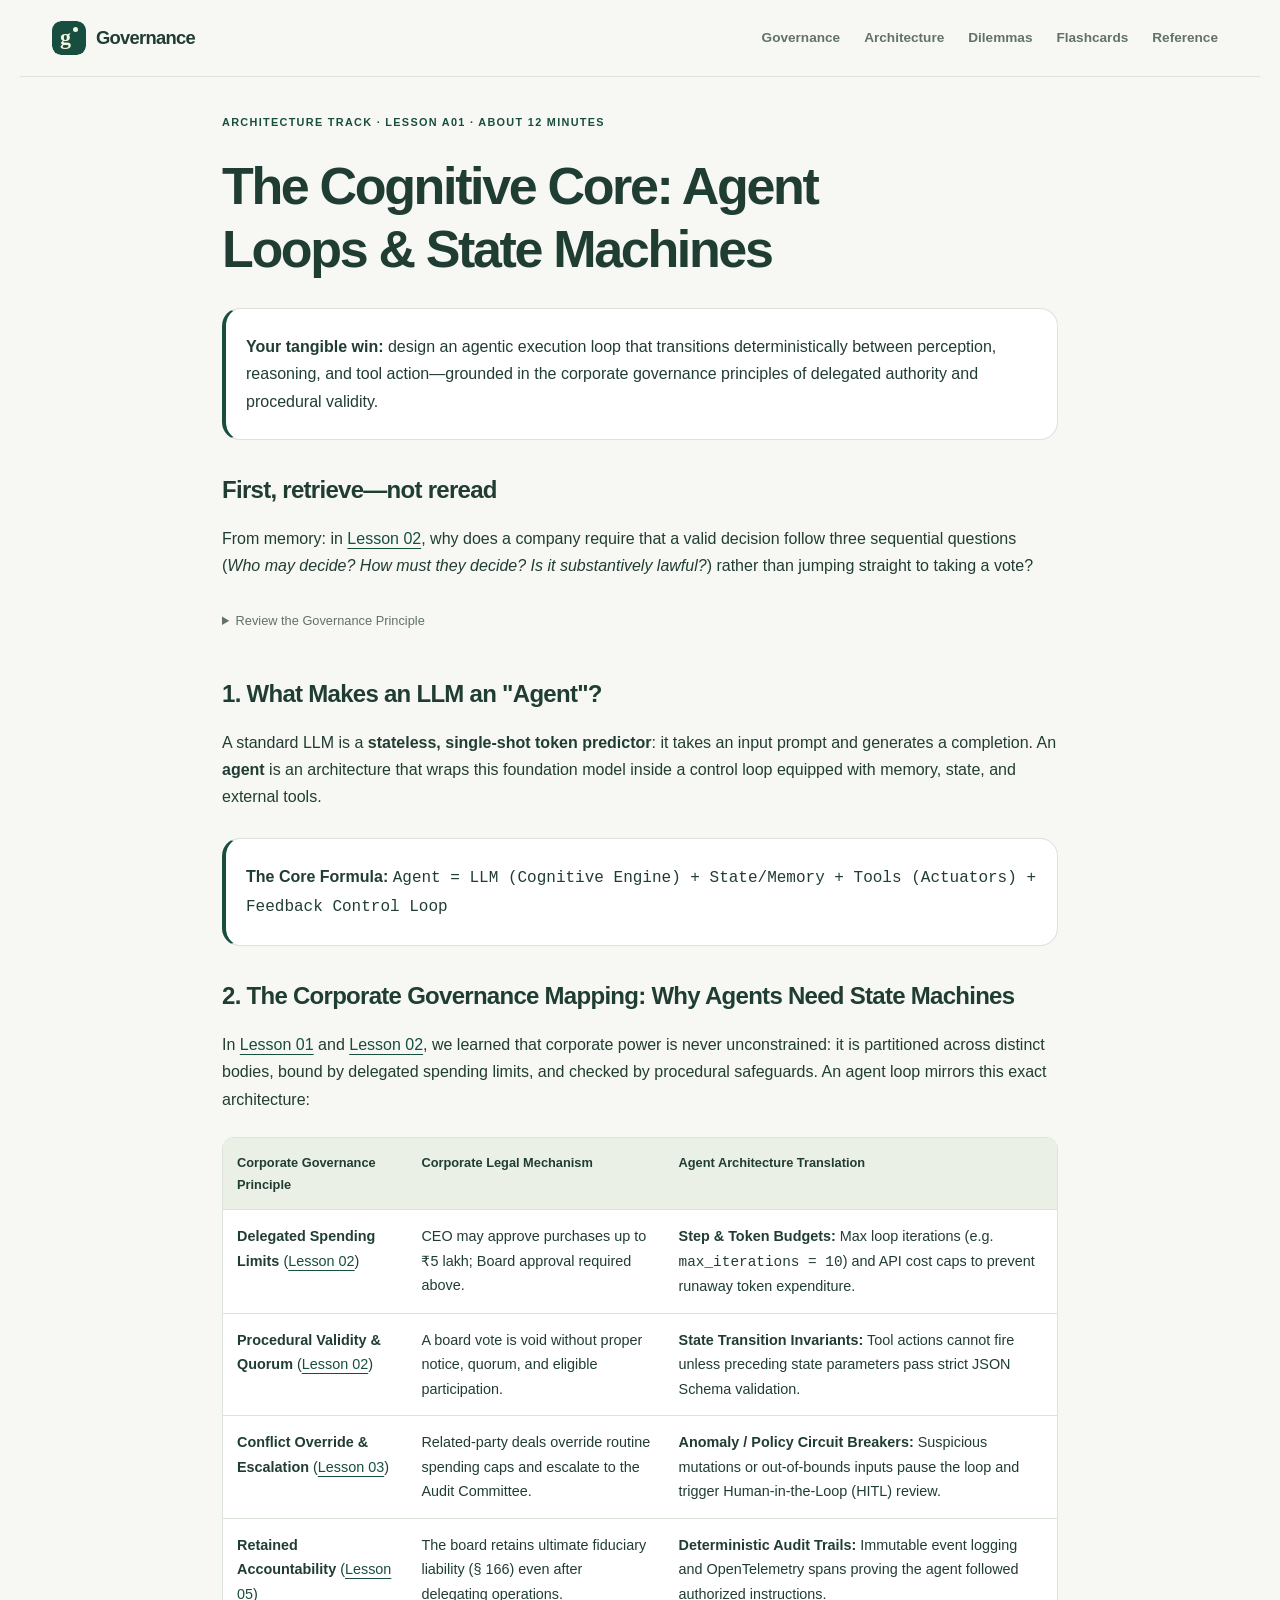
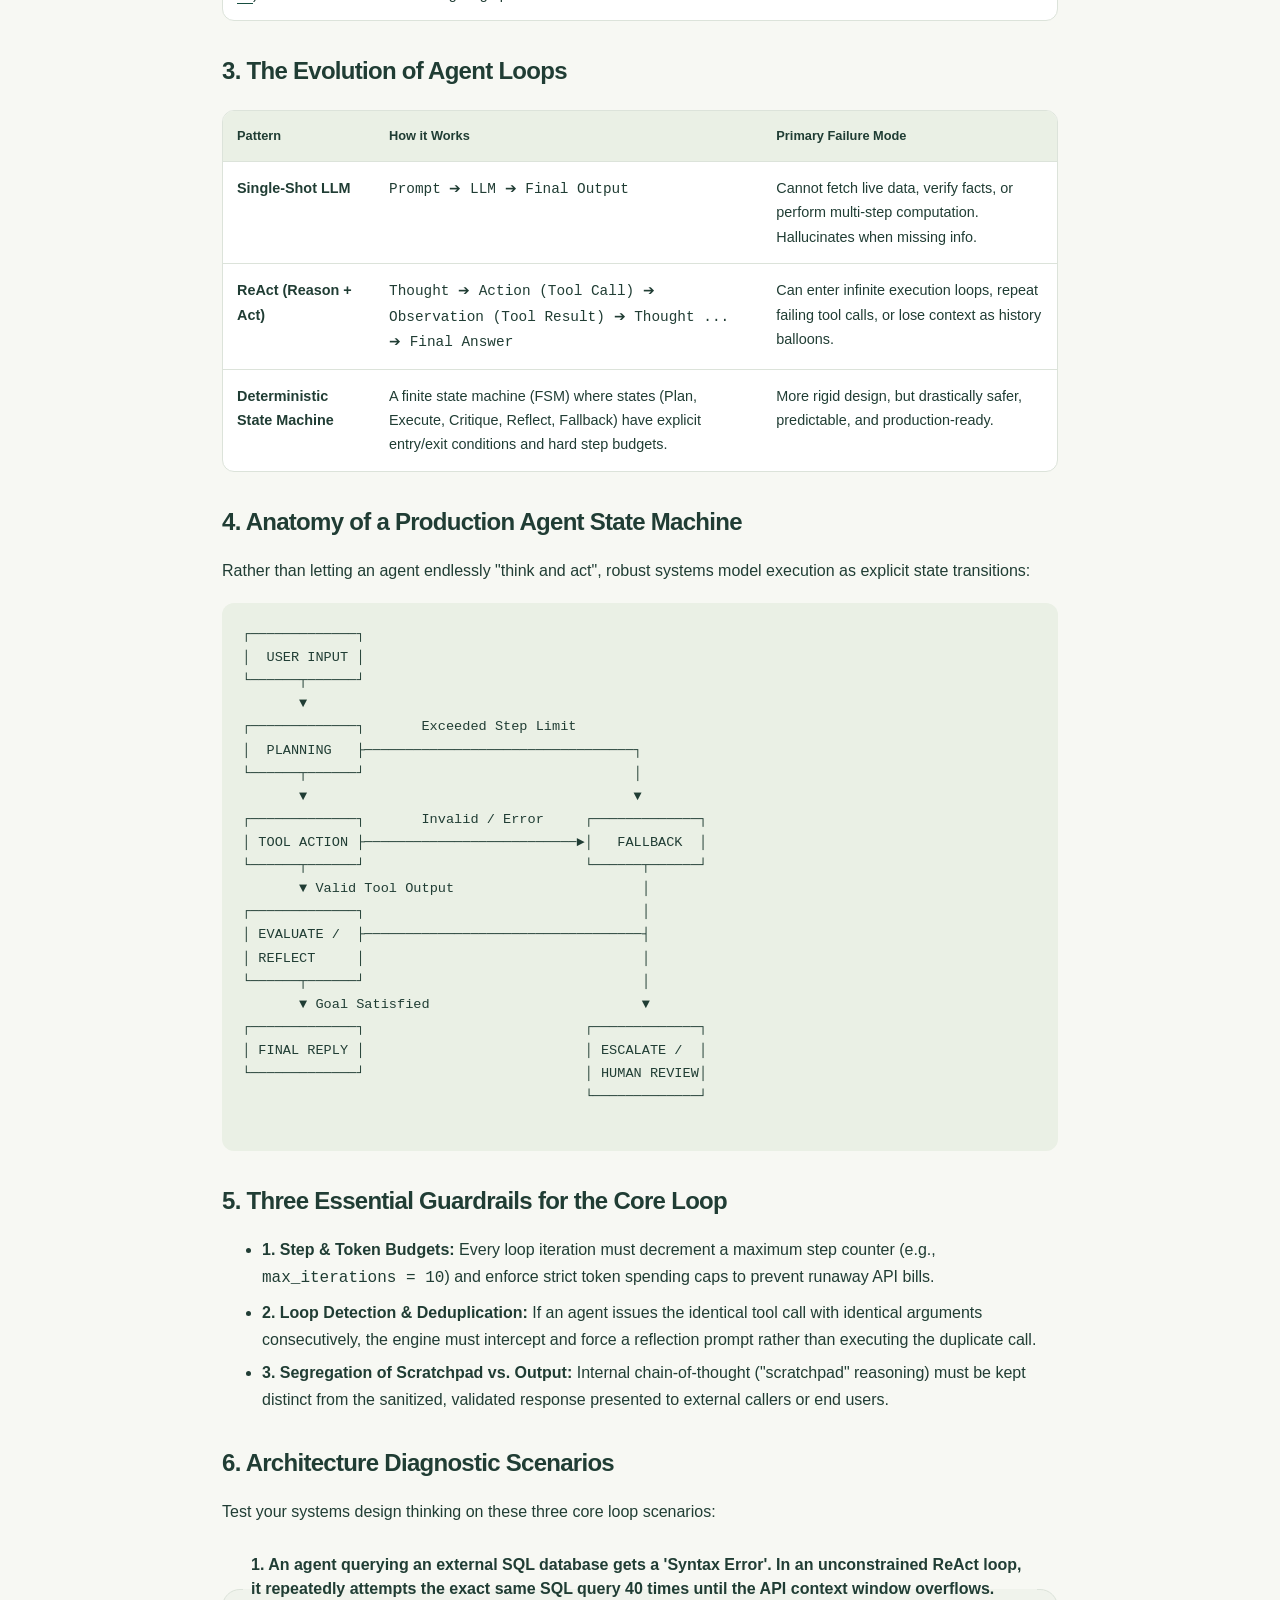
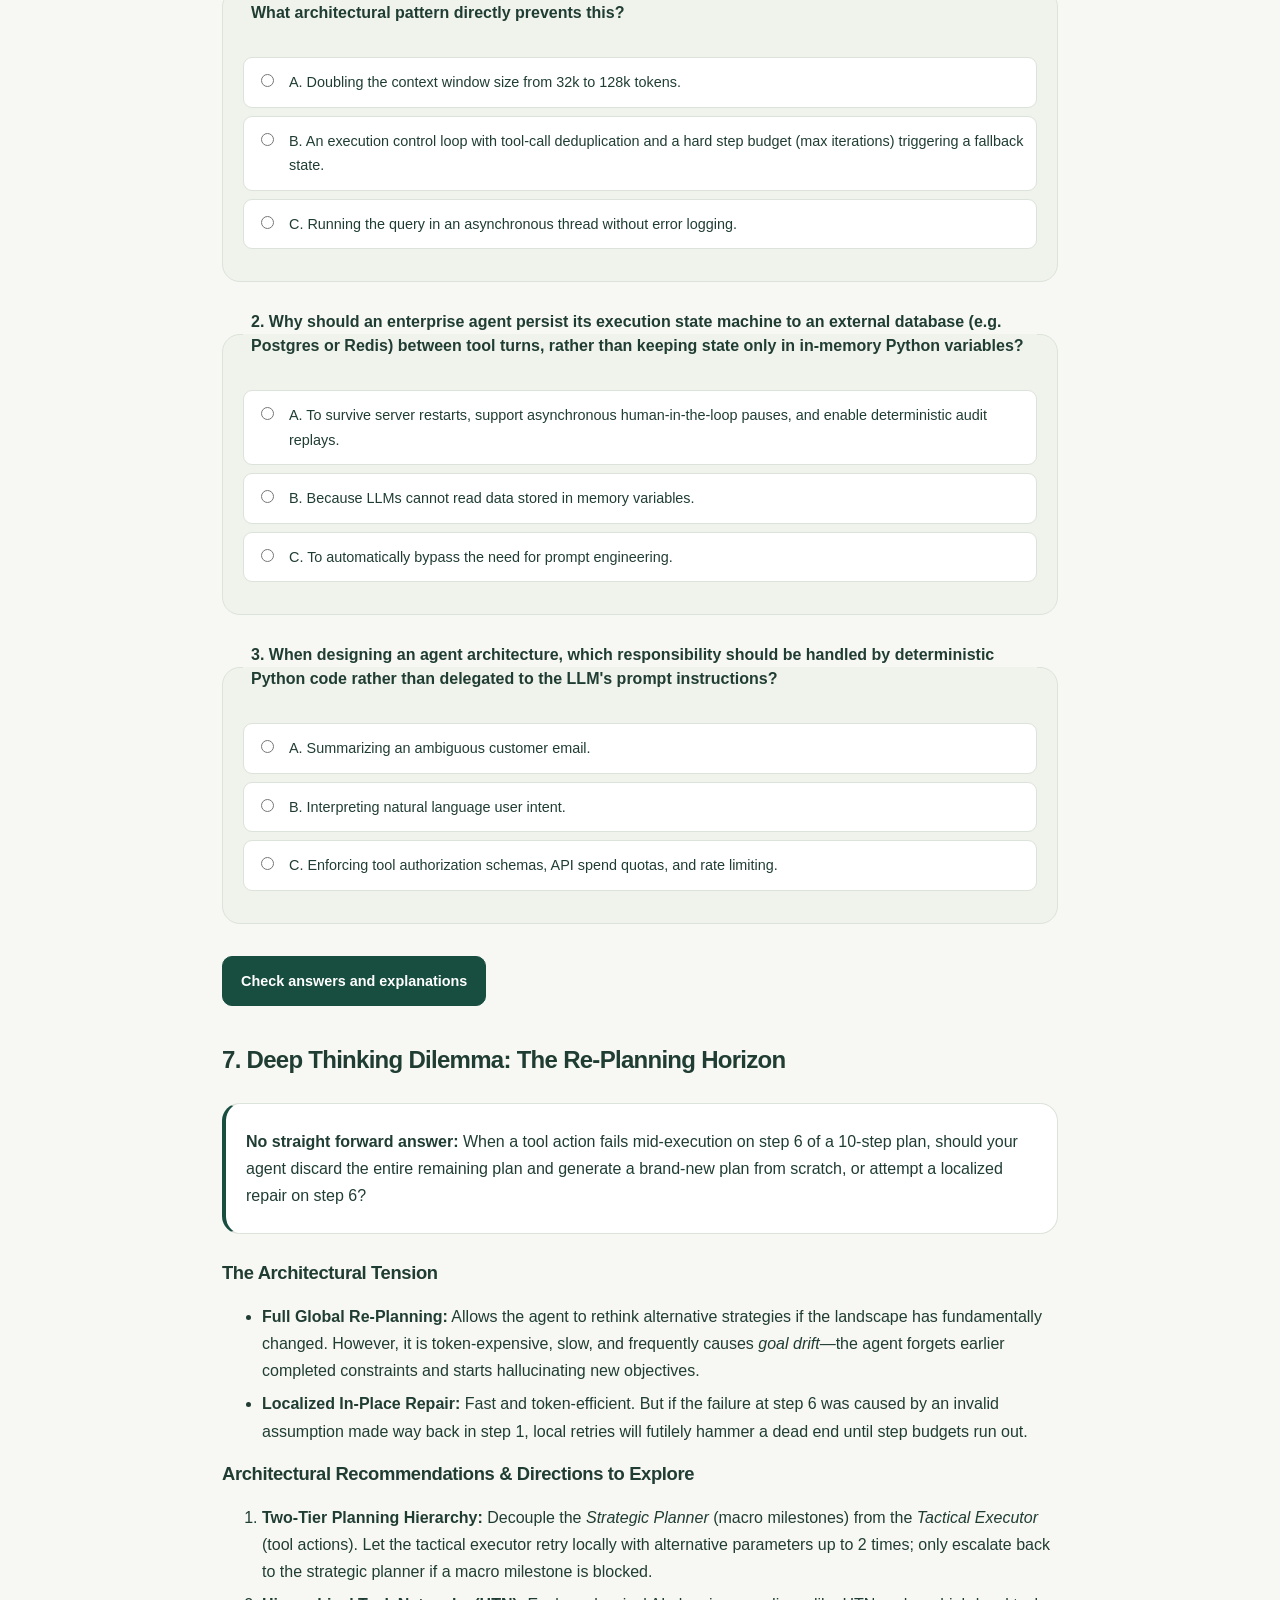
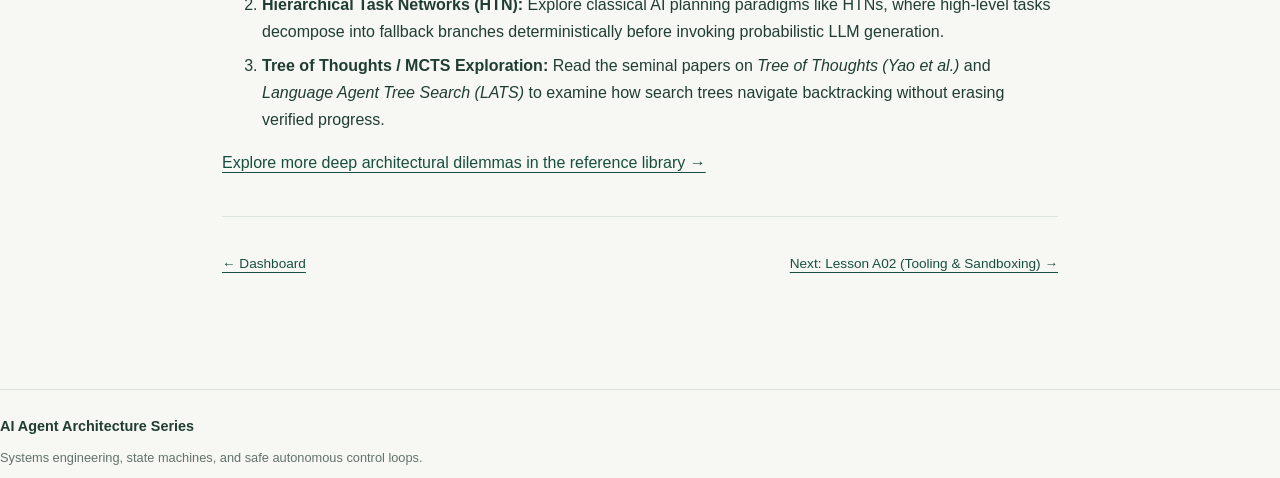
<file: lessons/agent-01-core-loop-and-state.html>
<!doctype html>
<html lang="en">
<head>
<!-- Google tag (gtag.js) -->
<script async src="https://www.googletagmanager.com/gtag/js?id=G-Z56XV344LR"></script>
<script>
  window.dataLayer = window.dataLayer || [];
  function gtag(){dataLayer.push(arguments);}
  gtag('js', new Date());

  gtag('config', 'G-Z56XV344LR');
</script>
  <meta charset="utf-8">
  <meta name="viewport" content="width=device-width,initial-scale=1">
  <title>A01 · Agent Loops &amp; State Machines</title>
  <link rel="stylesheet" href="../assets/course.css">
  <script defer src="../assets/quiz.js"></script>
</head>
<body>
<a class="skip-link" href="#main">Skip to content</a>
<header class="site-header">
  <nav class="site-nav" aria-label="Course navigation">
    <a class="site-brand" href="../index.html">Governance</a>
    <div class="nav-links">
      <a href="../index.html#track-governance">Governance</a>
      <a href="../index.html#track-agents">Architecture</a>
      <a href="../reference/deep-thinking.html">Dilemmas</a>
      <a href="../reference/flashcards.html">Flashcards</a>
      <a href="../index.html#references">Reference</a>
    </div>
  </nav>
</header>
<main id="main">
  <p class="eyebrow">Architecture Track · Lesson A01 · About 12 minutes</p>
  <h1>The Cognitive Core: Agent Loops &amp; State Machines</h1>
  <div class="callout">
    <strong>Your tangible win:</strong> design an agentic execution loop that transitions deterministically between perception, reasoning, and tool action—grounded in the corporate governance principles of delegated authority and procedural validity.
  </div>

  <h2>First, retrieve—not reread</h2>
  <p>From memory: in <a href="0002-authority-before-votes.html">Lesson 02</a>, why does a company require that a valid decision follow three sequential questions (<em>Who may decide? How must they decide? Is it substantively lawful?</em>) rather than jumping straight to taking a vote?</p>
  <details>
    <summary>Review the Governance Principle</summary>
    <p>A vote is merely a mechanism within an established authority structure; it does not create unlimited power. Without proper authorization and compliance with notice, quorum, and statutory procedures, a vote is void. In software agents, jumping straight to tool execution without authorization and state validation causes runaway loops and unauthorized side effects.</p>
  </details>

  <h2>1. What Makes an LLM an "Agent"?</h2>
  <p>A standard LLM is a <strong>stateless, single-shot token predictor</strong>: it takes an input prompt and generates a completion. An <strong>agent</strong> is an architecture that wraps this foundation model inside a control loop equipped with memory, state, and external tools.</p>

  <div class="callout">
    <strong>The Core Formula:</strong> <code>Agent = LLM (Cognitive Engine) + State/Memory + Tools (Actuators) + Feedback Control Loop</code>
  </div>

  <h2>2. The Corporate Governance Mapping: Why Agents Need State Machines</h2>
  <p>In <a href="0001-governance-map.html">Lesson 01</a> and <a href="0002-authority-before-votes.html">Lesson 02</a>, we learned that corporate power is never unconstrained: it is partitioned across distinct bodies, bound by delegated spending limits, and checked by procedural safeguards. An agent loop mirrors this exact architecture:</p>

  <table>
    <thead>
      <tr>
        <th>Corporate Governance Principle</th>
        <th>Corporate Legal Mechanism</th>
        <th>Agent Architecture Translation</th>
      </tr>
    </thead>
    <tbody>
      <tr>
        <td><strong>Delegated Spending Limits</strong> (<a href="0002-authority-before-votes.html">Lesson 02</a>)</td>
        <td>CEO may approve purchases up to ₹5 lakh; Board approval required above.</td>
        <td><strong>Step &amp; Token Budgets:</strong> Max loop iterations (e.g. <code>max_iterations = 10</code>) and API cost caps to prevent runaway token expenditure.</td>
      </tr>
      <tr>
        <td><strong>Procedural Validity &amp; Quorum</strong> (<a href="0002-authority-before-votes.html">Lesson 02</a>)</td>
        <td>A board vote is void without proper notice, quorum, and eligible participation.</td>
        <td><strong>State Transition Invariants:</strong> Tool actions cannot fire unless preceding state parameters pass strict JSON Schema validation.</td>
      </tr>
      <tr>
        <td><strong>Conflict Override &amp; Escalation</strong> (<a href="0003-fiduciary-duties-and-committees.html">Lesson 03</a>)</td>
        <td>Related-party deals override routine spending caps and escalate to the Audit Committee.</td>
        <td><strong>Anomaly / Policy Circuit Breakers:</strong> Suspicious mutations or out-of-bounds inputs pause the loop and trigger Human-in-the-Loop (HITL) review.</td>
      </tr>
      <tr>
        <td><strong>Retained Accountability</strong> (<a href="0005-ai-agent-governance.html">Lesson 05</a>)</td>
        <td>The board retains ultimate fiduciary liability (§ 166) even after delegating operations.</td>
        <td><strong>Deterministic Audit Trails:</strong> Immutable event logging and OpenTelemetry spans proving the agent followed authorized instructions.</td>
      </tr>
    </tbody>
  </table>

  <h2>3. The Evolution of Agent Loops</h2>
  <table>
    <thead>
      <tr>
        <th>Pattern</th>
        <th>How it Works</th>
        <th>Primary Failure Mode</th>
      </tr>
    </thead>
    <tbody>
      <tr>
        <td><strong>Single-Shot LLM</strong></td>
        <td><code>Prompt ➔ LLM ➔ Final Output</code></td>
        <td>Cannot fetch live data, verify facts, or perform multi-step computation. Hallucinates when missing info.</td>
      </tr>
      <tr>
        <td><strong>ReAct (Reason + Act)</strong></td>
        <td><code>Thought ➔ Action (Tool Call) ➔ Observation (Tool Result) ➔ Thought ... ➔ Final Answer</code></td>
        <td>Can enter infinite execution loops, repeat failing tool calls, or lose context as history balloons.</td>
      </tr>
      <tr>
        <td><strong>Deterministic State Machine</strong></td>
        <td>A finite state machine (FSM) where states (Plan, Execute, Critique, Reflect, Fallback) have explicit entry/exit conditions and hard step budgets.</td>
        <td>More rigid design, but drastically safer, predictable, and production-ready.</td>
      </tr>
    </tbody>
  </table>

  <h2>4. Anatomy of a Production Agent State Machine</h2>
  <p>Rather than letting an agent endlessly "think and act", robust systems model execution as explicit state transitions:</p>
  <pre>
┌─────────────┐
│  USER INPUT │
└──────┬──────┘
       ▼
┌─────────────┐       Exceeded Step Limit
│  PLANNING   ├─────────────────────────────────┐
└──────┬──────┘                                 │
       ▼                                        ▼
┌─────────────┐       Invalid / Error     ┌─────────────┐
│ TOOL ACTION ├──────────────────────────►│   FALLBACK  │
└──────┬──────┘                           └──────┬──────┘
       ▼ Valid Tool Output                       │
┌─────────────┐                                  │
│ EVALUATE /  ├──────────────────────────────────┤
│ REFLECT     │                                  │
└──────┬──────┘                                  │
       ▼ Goal Satisfied                          ▼
┌─────────────┐                           ┌─────────────┐
│ FINAL REPLY │                           │ ESCALATE /  │
└─────────────┘                           │ HUMAN REVIEW│
                                          └─────────────┘
  </pre>

  <h2>5. Three Essential Guardrails for the Core Loop</h2>
  <ul>
    <li><strong>1. Step &amp; Token Budgets:</strong> Every loop iteration must decrement a maximum step counter (e.g., <code>max_iterations = 10</code>) and enforce strict token spending caps to prevent runaway API bills.</li>
    <li><strong>2. Loop Detection &amp; Deduplication:</strong> If an agent issues the identical tool call with identical arguments consecutively, the engine must intercept and force a reflection prompt rather than executing the duplicate call.</li>
    <li><strong>3. Segregation of Scratchpad vs. Output:</strong> Internal chain-of-thought ("scratchpad" reasoning) must be kept distinct from the sanitized, validated response presented to external callers or end users.</li>
  </ul>

  <h2 id="quiz">6. Architecture Diagnostic Scenarios</h2>
  <p>Test your systems design thinking on these three core loop scenarios:</p>

  <form data-quiz>
    <fieldset data-answer="B" data-explanation="A finite state machine with explicit step budgets and loop detection halts execution before token resources are exhausted, escalating gracefully when an unresolvable error occurs.">
      <legend>1. An agent querying an external SQL database gets a 'Syntax Error'. In an unconstrained ReAct loop, it repeatedly attempts the exact same SQL query 40 times until the API context window overflows. What architectural pattern directly prevents this?</legend>
      <label><input type="radio" name="q1" value="A"> A. Doubling the context window size from 32k to 128k tokens.</label>
      <label><input type="radio" name="q1" value="B"> B. An execution control loop with tool-call deduplication and a hard step budget (max iterations) triggering a fallback state.</label>
      <label><input type="radio" name="q1" value="C"> C. Running the query in an asynchronous thread without error logging.</label>
      <p class="feedback" aria-live="polite"></p>
    </fieldset>

    <fieldset data-answer="A" data-explanation="State persistence allows an agent to survive process restarts, inspect intermediate states for debugging, and enable long-running asynchronous human approvals (HITL).">
      <legend>2. Why should an enterprise agent persist its execution state machine to an external database (e.g. Postgres or Redis) between tool turns, rather than keeping state only in in-memory Python variables?</legend>
      <label><input type="radio" name="q2" value="A"> A. To survive server restarts, support asynchronous human-in-the-loop pauses, and enable deterministic audit replays.</label>
      <label><input type="radio" name="q2" value="B"> B. Because LLMs cannot read data stored in memory variables.</label>
      <label><input type="radio" name="q2" value="C"> C. To automatically bypass the need for prompt engineering.</label>
      <p class="feedback" aria-live="polite"></p>
    </fieldset>

    <fieldset data-answer="C" data-explanation="Deterministic logic handles validation, quotas, and state transitions reliably, whereas the LLM should be reserved for fuzzy semantic reasoning and planning where rigid rules cannot be hard-coded.">
      <legend>3. When designing an agent architecture, which responsibility should be handled by deterministic Python code rather than delegated to the LLM's prompt instructions?</legend>
      <label><input type="radio" name="q3" value="A"> A. Summarizing an ambiguous customer email.</label>
      <label><input type="radio" name="q3" value="B"> B. Interpreting natural language user intent.</label>
      <label><input type="radio" name="q3" value="C"> C. Enforcing tool authorization schemas, API spend quotas, and rate limiting.</label>
      <p class="feedback" aria-live="polite"></p>
    </fieldset>

    <button type="submit">Check answers and explanations</button>
    <p data-result aria-live="polite"></p>
  </form>

  <h2>7. Deep Thinking Dilemma: The Re-Planning Horizon</h2>
  <div class="callout">
    <strong>No straight forward answer:</strong> When a tool action fails mid-execution on step 6 of a 10-step plan, should your agent discard the entire remaining plan and generate a brand-new plan from scratch, or attempt a localized repair on step 6?
  </div>

  <h3>The Architectural Tension</h3>
  <ul>
    <li><strong>Full Global Re-Planning:</strong> Allows the agent to rethink alternative strategies if the landscape has fundamentally changed. However, it is token-expensive, slow, and frequently causes <em>goal drift</em>—the agent forgets earlier completed constraints and starts hallucinating new objectives.</li>
    <li><strong>Localized In-Place Repair:</strong> Fast and token-efficient. But if the failure at step 6 was caused by an invalid assumption made way back in step 1, local retries will futilely hammer a dead end until step budgets run out.</li>
  </ul>

  <h3>Architectural Recommendations &amp; Directions to Explore</h3>
  <ol>
    <li><strong>Two-Tier Planning Hierarchy:</strong> Decouple the <em>Strategic Planner</em> (macro milestones) from the <em>Tactical Executor</em> (tool actions). Let the tactical executor retry locally with alternative parameters up to 2 times; only escalate back to the strategic planner if a macro milestone is blocked.</li>
    <li><strong>Hierarchical Task Networks (HTN):</strong> Explore classical AI planning paradigms like HTNs, where high-level tasks decompose into fallback branches deterministically before invoking probabilistic LLM generation.</li>
    <li><strong>Tree of Thoughts / MCTS Exploration:</strong> Read the seminal papers on <em>Tree of Thoughts (Yao et al.)</em> and <em>Language Agent Tree Search (LATS)</em> to examine how search trees navigate backtracking without erasing verified progress.</li>
  </ol>
  <p><a href="../reference/deep-thinking.html">Explore more deep architectural dilemmas in the reference library →</a></p>

  <nav class="page-nav" aria-label="Lesson navigation">
    <a href="../index.html">← Dashboard</a>
    <a href="agent-02-tooling-and-sandboxing.html">Next: Lesson A02 (Tooling &amp; Sandboxing) →</a>
  </nav>
</main>
<footer class="dashboard-footer">
  <strong>AI Agent Architecture Series</strong>
  <p>Systems engineering, state machines, and safe autonomous control loops.</p>
</footer>
</body>
</html>
</file>
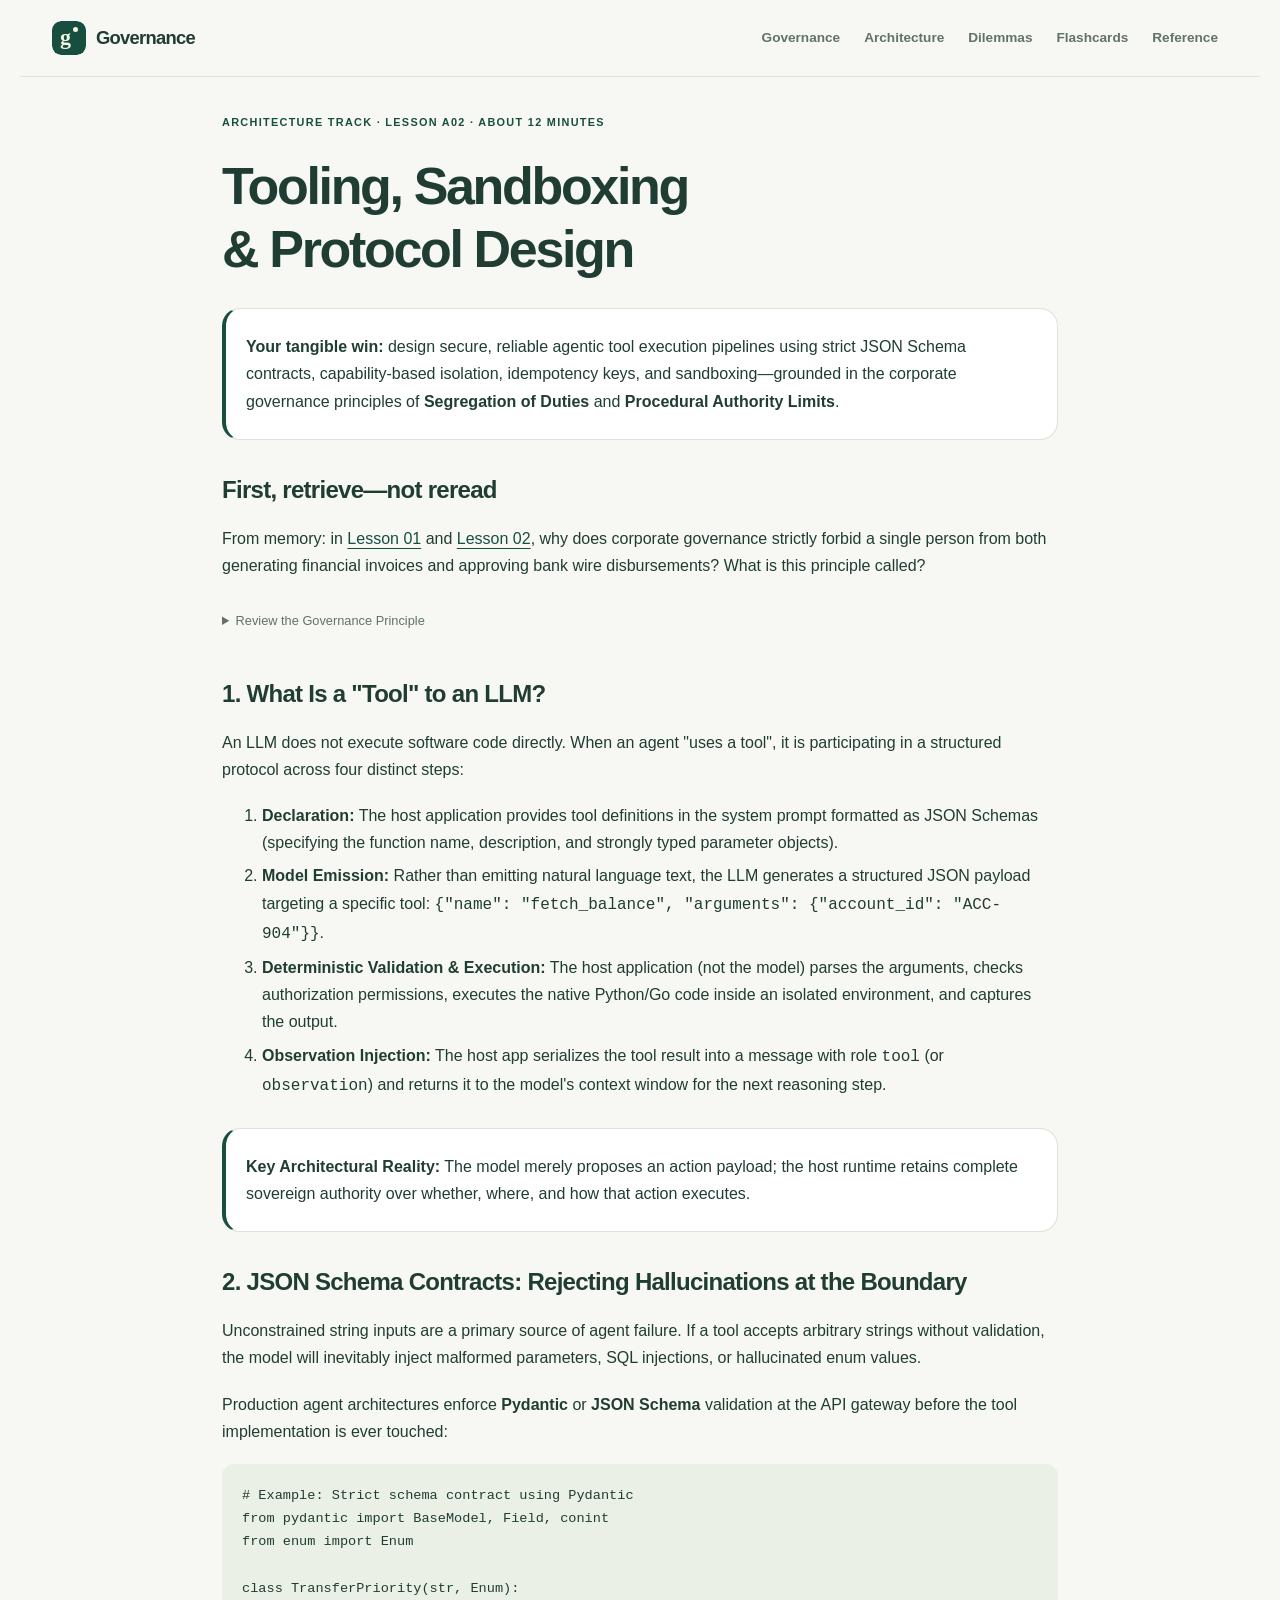
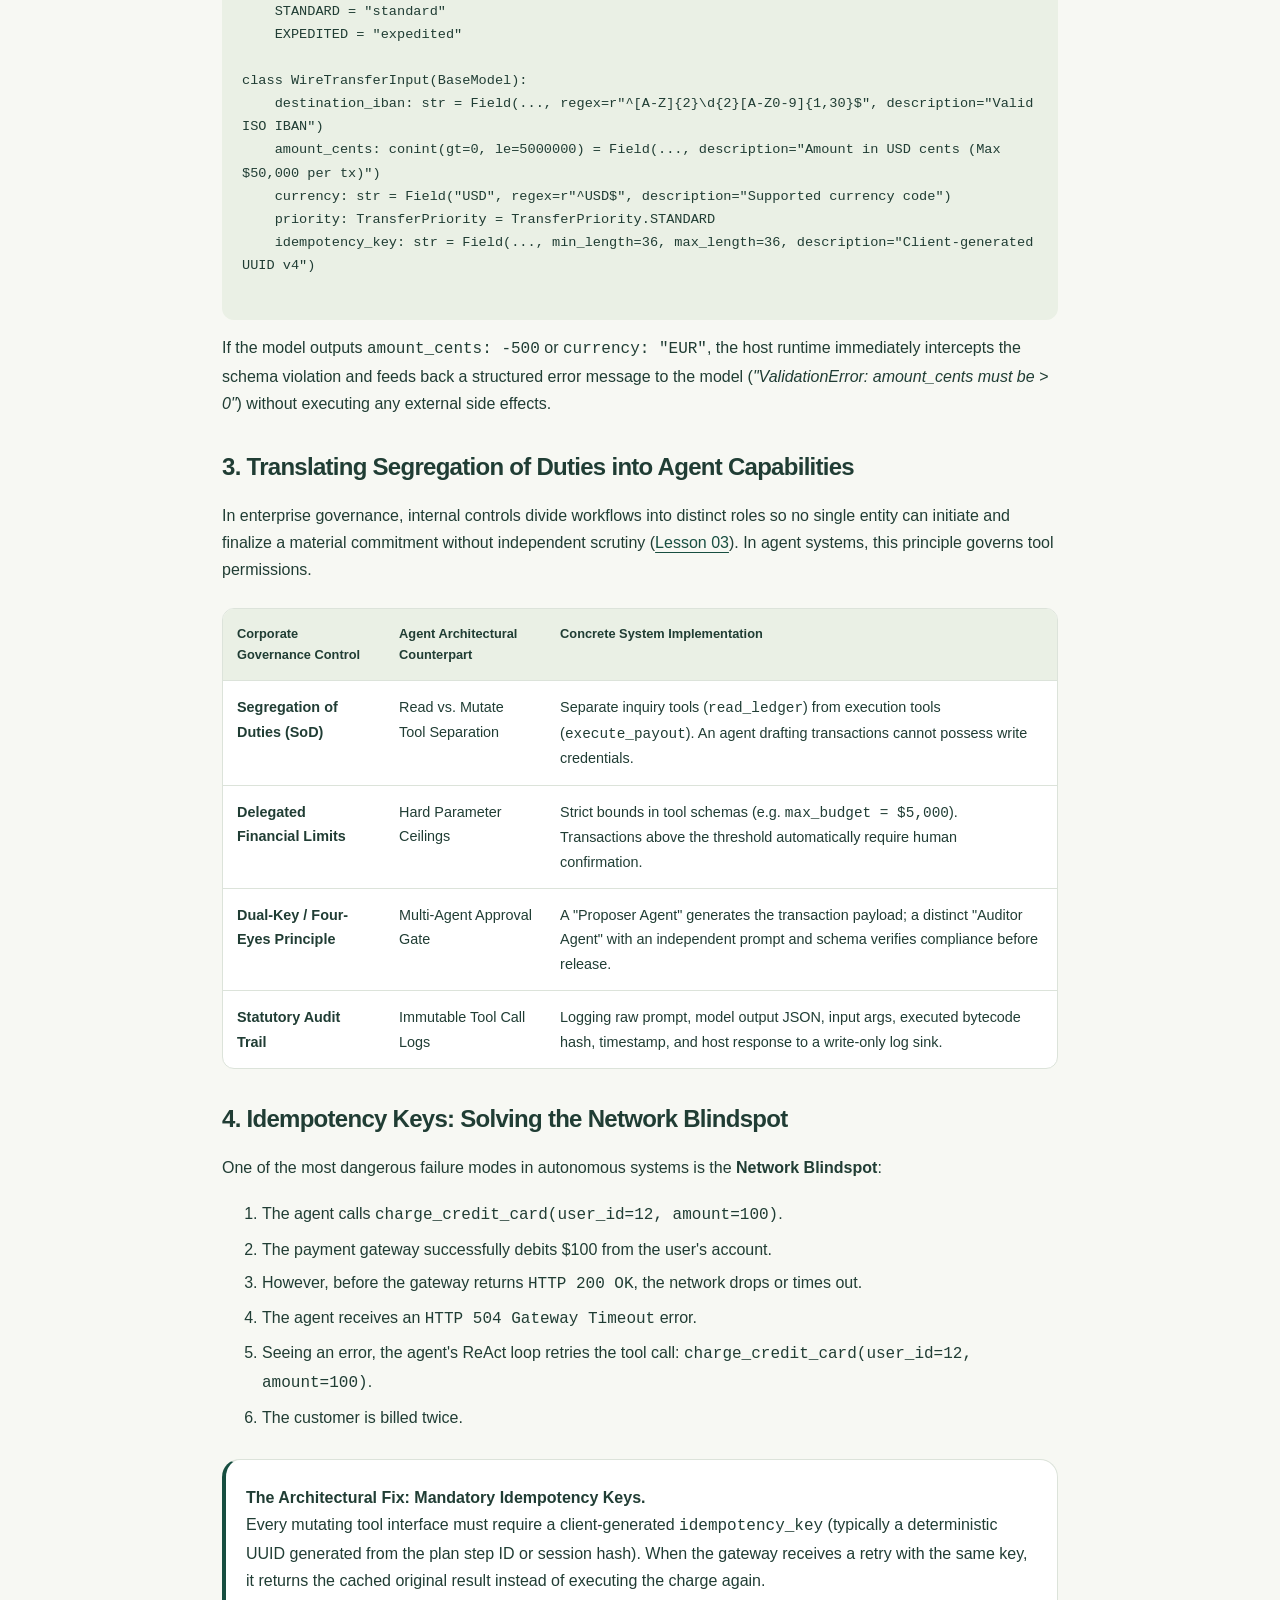
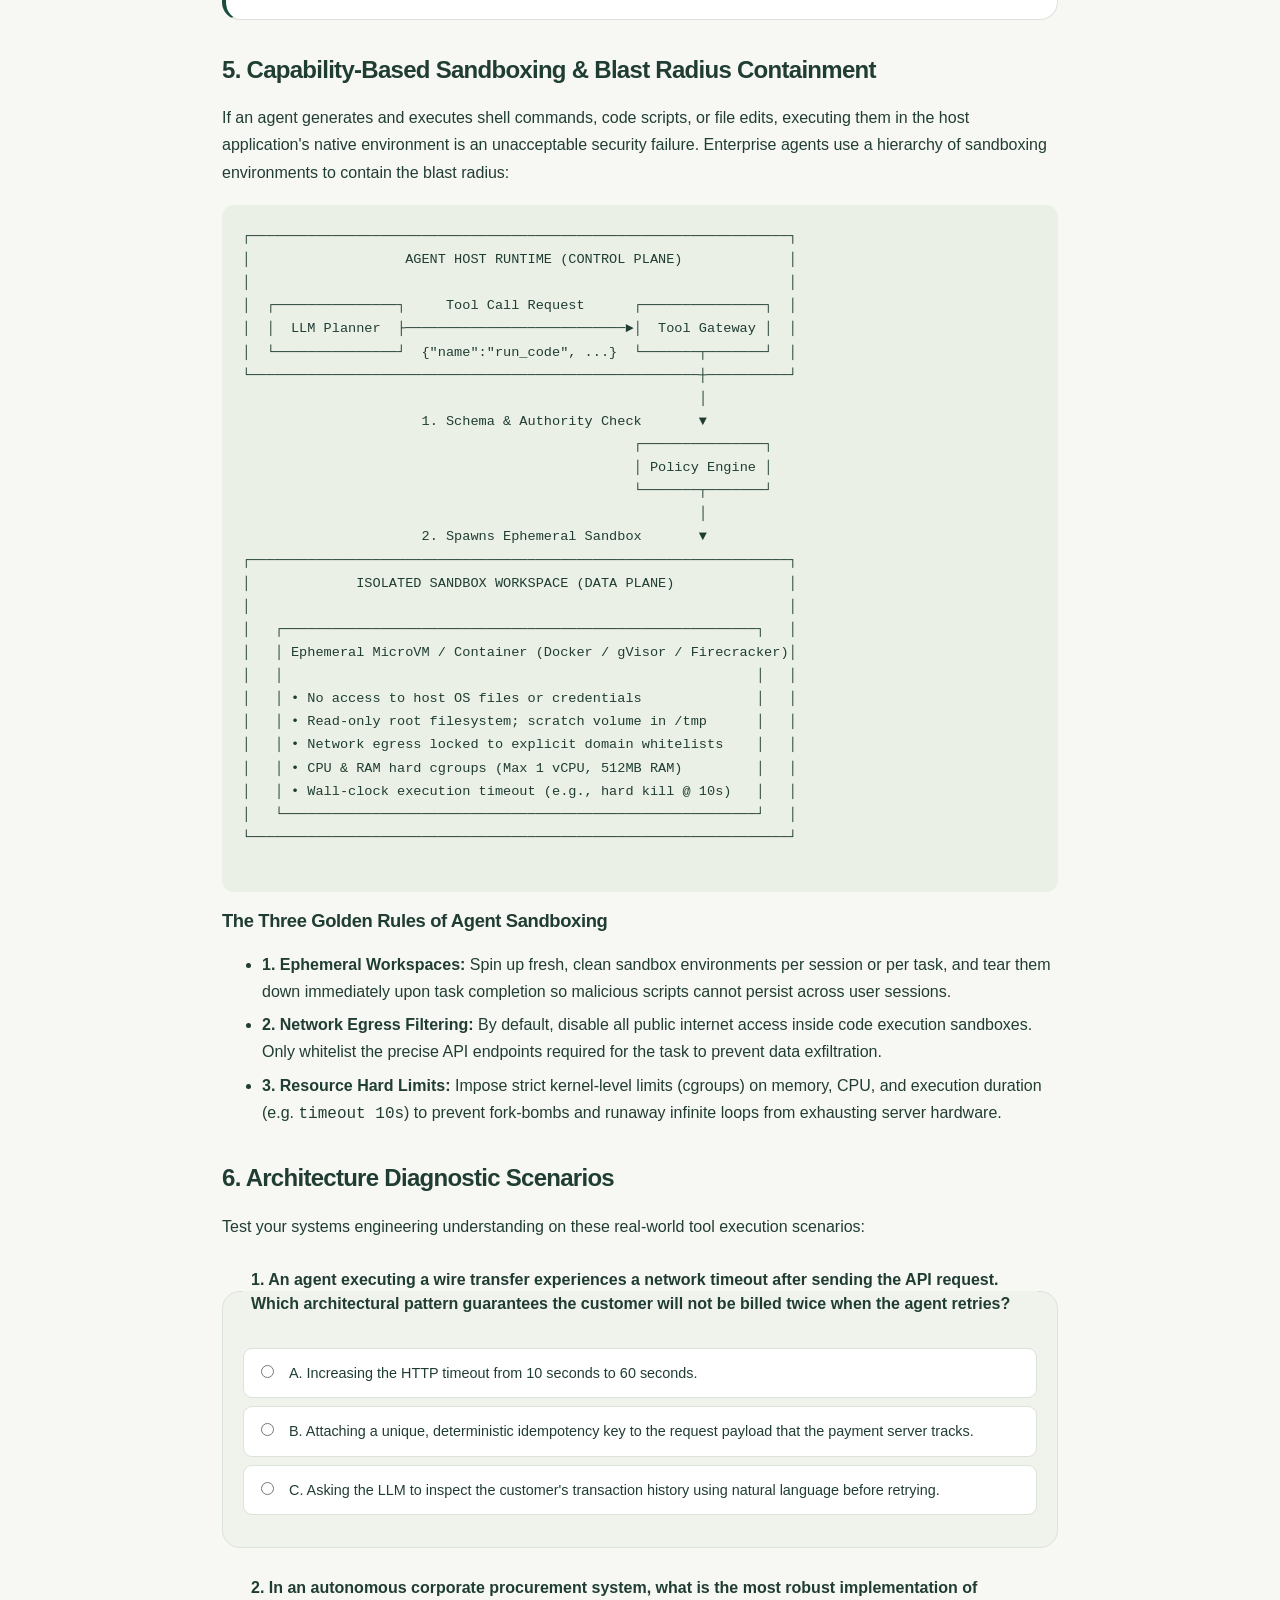
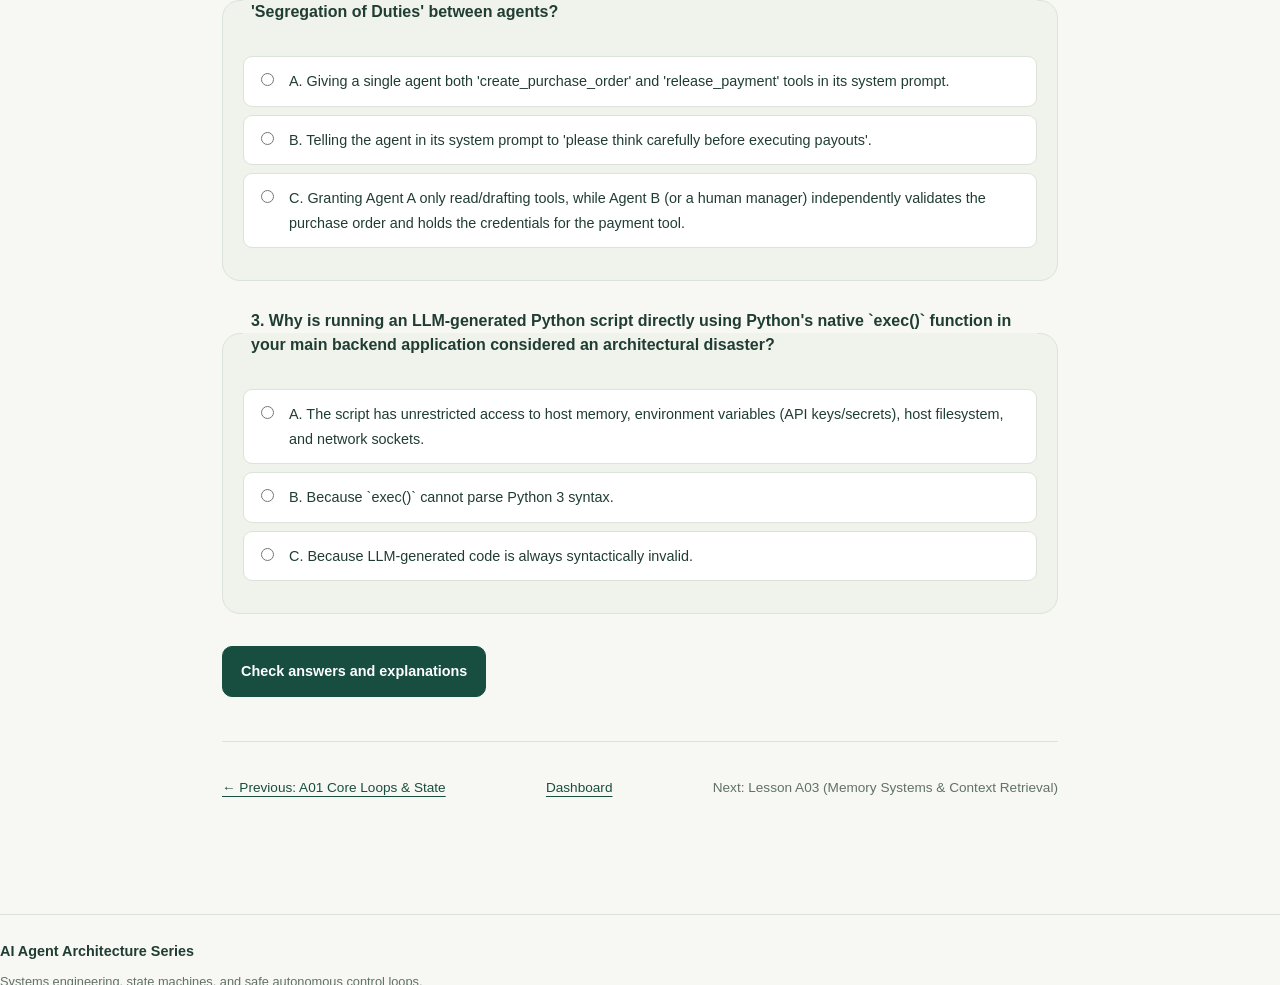
<file: lessons/agent-02-tooling-and-sandboxing.html>
<!doctype html>
<html lang="en">
<head>
<!-- Google tag (gtag.js) -->
<script async src="https://www.googletagmanager.com/gtag/js?id=G-Z56XV344LR"></script>
<script>
  window.dataLayer = window.dataLayer || [];
  function gtag(){dataLayer.push(arguments);}
  gtag('js', new Date());

  gtag('config', 'G-Z56XV344LR');
</script>
  <meta charset="utf-8">
  <meta name="viewport" content="width=device-width,initial-scale=1">
  <title>A02 · Tooling, Sandboxing &amp; Protocol Design</title>
  <link rel="stylesheet" href="../assets/course.css">
  <script defer src="../assets/quiz.js"></script>
</head>
<body>
<a class="skip-link" href="#main">Skip to content</a>
<header class="site-header">
  <nav class="site-nav" aria-label="Course navigation">
    <a class="site-brand" href="../index.html">Governance</a>
    <div class="nav-links">
      <a href="../index.html#track-governance">Governance</a>
      <a href="../index.html#track-agents">Architecture</a>
      <a href="../reference/deep-thinking.html">Dilemmas</a>
      <a href="../reference/flashcards.html">Flashcards</a>
      <a href="../index.html#references">Reference</a>
    </div>
  </nav>
</header>

<main id="main">
  <p class="eyebrow">Architecture Track · Lesson A02 · About 12 minutes</p>
  <h1>Tooling, Sandboxing &amp; Protocol Design</h1>
  <div class="callout">
    <strong>Your tangible win:</strong> design secure, reliable agentic tool execution pipelines using strict JSON Schema contracts, capability-based isolation, idempotency keys, and sandboxing—grounded in the corporate governance principles of <strong>Segregation of Duties</strong> and <strong>Procedural Authority Limits</strong>.
  </div>

  <h2>First, retrieve—not reread</h2>
  <p>From memory: in <a href="0001-governance-map.html">Lesson 01</a> and <a href="0002-authority-before-votes.html">Lesson 02</a>, why does corporate governance strictly forbid a single person from both generating financial invoices and approving bank wire disbursements? What is this principle called?</p>
  <details>
    <summary>Review the Governance Principle</summary>
    <p>This is the <strong>Segregation of Duties (SoD)</strong>. Combining initiation, authorization, custody, and reconciliation in a single role creates unmanageable agency risk, fraud opportunities, and unmonitored error propagation. In agent systems, giving an LLM a single unconstrained tool (like an arbitrary bash terminal or unauthenticated database writer) creates the identical structural failure mode.</p>
  </details>

  <h2>1. What Is a "Tool" to an LLM?</h2>
  <p>An LLM does not execute software code directly. When an agent "uses a tool", it is participating in a structured protocol across four distinct steps:</p>
  <ol>
    <li><strong>Declaration:</strong> The host application provides tool definitions in the system prompt formatted as JSON Schemas (specifying the function name, description, and strongly typed parameter objects).</li>
    <li><strong>Model Emission:</strong> Rather than emitting natural language text, the LLM generates a structured JSON payload targeting a specific tool: <code>{"name": "fetch_balance", "arguments": {"account_id": "ACC-904"}}</code>.</li>
    <li><strong>Deterministic Validation &amp; Execution:</strong> The host application (not the model) parses the arguments, checks authorization permissions, executes the native Python/Go code inside an isolated environment, and captures the output.</li>
    <li><strong>Observation Injection:</strong> The host app serializes the tool result into a message with role <code>tool</code> (or <code>observation</code>) and returns it to the model's context window for the next reasoning step.</li>
  </ol>

  <blockquote class="callout">
    <strong>Key Architectural Reality:</strong> The model merely proposes an action payload; the host runtime retains complete sovereign authority over whether, where, and how that action executes.
  </blockquote>

  <h2>2. JSON Schema Contracts: Rejecting Hallucinations at the Boundary</h2>
  <p>Unconstrained string inputs are a primary source of agent failure. If a tool accepts arbitrary strings without validation, the model will inevitably inject malformed parameters, SQL injections, or hallucinated enum values.</p>
  <p>Production agent architectures enforce <strong>Pydantic</strong> or <strong>JSON Schema</strong> validation at the API gateway before the tool implementation is ever touched:</p>

  <pre><code># Example: Strict schema contract using Pydantic
from pydantic import BaseModel, Field, conint
from enum import Enum

class TransferPriority(str, Enum):
    STANDARD = "standard"
    EXPEDITED = "expedited"

class WireTransferInput(BaseModel):
    destination_iban: str = Field(..., regex=r"^[A-Z]{2}\d{2}[A-Z0-9]{1,30}$", description="Valid ISO IBAN")
    amount_cents: conint(gt=0, le=5000000) = Field(..., description="Amount in USD cents (Max $50,000 per tx)")
    currency: str = Field("USD", regex=r"^USD$", description="Supported currency code")
    priority: TransferPriority = TransferPriority.STANDARD
    idempotency_key: str = Field(..., min_length=36, max_length=36, description="Client-generated UUID v4")
  </code></pre>

  <p>If the model outputs <code>amount_cents: -500</code> or <code>currency: "EUR"</code>, the host runtime immediately intercepts the schema violation and feeds back a structured error message to the model (<em>"ValidationError: amount_cents must be &gt; 0"</em>) without executing any external side effects.</p>

  <h2>3. Translating Segregation of Duties into Agent Capabilities</h2>
  <p>In enterprise governance, internal controls divide workflows into distinct roles so no single entity can initiate and finalize a material commitment without independent scrutiny (<a href="0003-fiduciary-duties-and-committees.html">Lesson 03</a>). In agent systems, this principle governs tool permissions.</p>

  <table class="course-table">
    <thead>
      <tr>
        <th>Corporate Governance Control</th>
        <th>Agent Architectural Counterpart</th>
        <th>Concrete System Implementation</th>
      </tr>
    </thead>
    <tbody>
      <tr>
        <td><strong>Segregation of Duties (SoD)</strong></td>
        <td>Read vs. Mutate Tool Separation</td>
        <td>Separate inquiry tools (<code>read_ledger</code>) from execution tools (<code>execute_payout</code>). An agent drafting transactions cannot possess write credentials.</td>
      </tr>
      <tr>
        <td><strong>Delegated Financial Limits</strong></td>
        <td>Hard Parameter Ceilings</td>
        <td>Strict bounds in tool schemas (e.g. <code>max_budget = $5,000</code>). Transactions above the threshold automatically require human confirmation.</td>
      </tr>
      <tr>
        <td><strong>Dual-Key / Four-Eyes Principle</strong></td>
        <td>Multi-Agent Approval Gate</td>
        <td>A "Proposer Agent" generates the transaction payload; a distinct "Auditor Agent" with an independent prompt and schema verifies compliance before release.</td>
      </tr>
      <tr>
        <td><strong>Statutory Audit Trail</strong></td>
        <td>Immutable Tool Call Logs</td>
        <td>Logging raw prompt, model output JSON, input args, executed bytecode hash, timestamp, and host response to a write-only log sink.</td>
      </tr>
    </tbody>
  </table>

  <h2>4. Idempotency Keys: Solving the Network Blindspot</h2>
  <p>One of the most dangerous failure modes in autonomous systems is the <strong>Network Blindspot</strong>:</p>
  <ol>
    <li>The agent calls <code>charge_credit_card(user_id=12, amount=100)</code>.</li>
    <li>The payment gateway successfully debits $100 from the user's account.</li>
    <li>However, before the gateway returns <code>HTTP 200 OK</code>, the network drops or times out.</li>
    <li>The agent receives an <code>HTTP 504 Gateway Timeout</code> error.</li>
    <li>Seeing an error, the agent's ReAct loop retries the tool call: <code>charge_credit_card(user_id=12, amount=100)</code>.</li>
    <li>The customer is billed twice.</li>
  </ol>

  <div class="callout">
    <strong>The Architectural Fix: Mandatory Idempotency Keys.</strong><br>
    Every mutating tool interface must require a client-generated <code>idempotency_key</code> (typically a deterministic UUID generated from the plan step ID or session hash). When the gateway receives a retry with the same key, it returns the cached original result instead of executing the charge again.
  </div>

  <h2>5. Capability-Based Sandboxing &amp; Blast Radius Containment</h2>
  <p>If an agent generates and executes shell commands, code scripts, or file edits, executing them in the host application's native environment is an unacceptable security failure. Enterprise agents use a hierarchy of sandboxing environments to contain the blast radius:</p>

  <pre class="ascii-diagram">
┌──────────────────────────────────────────────────────────────────┐
│                   AGENT HOST RUNTIME (CONTROL PLANE)             │
│                                                                  │
│  ┌───────────────┐     Tool Call Request      ┌───────────────┐  │
│  │  LLM Planner  ├───────────────────────────►│  Tool Gateway │  │
│  └───────────────┘  {"name":"run_code", ...}  └───────┬───────┘  │
└───────────────────────────────────────────────────────┼──────────┘
                                                        │
                      1. Schema &amp; Authority Check       ▼
                                                ┌───────────────┐
                                                │ Policy Engine │
                                                └───────┬───────┘
                                                        │
                      2. Spawns Ephemeral Sandbox       ▼
┌──────────────────────────────────────────────────────────────────┐
│             ISOLATED SANDBOX WORKSPACE (DATA PLANE)              │
│                                                                  │
│   ┌──────────────────────────────────────────────────────────┐   │
│   │ Ephemeral MicroVM / Container (Docker / gVisor / Firecracker)│
│   │                                                          │   │
│   │ • No access to host OS files or credentials              │   │
│   │ • Read-only root filesystem; scratch volume in /tmp      │   │
│   │ • Network egress locked to explicit domain whitelists    │   │
│   │ • CPU &amp; RAM hard cgroups (Max 1 vCPU, 512MB RAM)         │   │
│   │ • Wall-clock execution timeout (e.g., hard kill @ 10s)   │   │
│   └──────────────────────────────────────────────────────────┘   │
└──────────────────────────────────────────────────────────────────┘
  </pre>

  <h3>The Three Golden Rules of Agent Sandboxing</h3>
  <ul>
    <li><strong>1. Ephemeral Workspaces:</strong> Spin up fresh, clean sandbox environments per session or per task, and tear them down immediately upon task completion so malicious scripts cannot persist across user sessions.</li>
    <li><strong>2. Network Egress Filtering:</strong> By default, disable all public internet access inside code execution sandboxes. Only whitelist the precise API endpoints required for the task to prevent data exfiltration.</li>
    <li><strong>3. Resource Hard Limits:</strong> Impose strict kernel-level limits (cgroups) on memory, CPU, and execution duration (e.g. <code>timeout 10s</code>) to prevent fork-bombs and runaway infinite loops from exhausting server hardware.</li>
  </ul>

  <h2 id="quiz">6. Architecture Diagnostic Scenarios</h2>
  <p>Test your systems engineering understanding on these real-world tool execution scenarios:</p>

  <form data-quiz>
    <fieldset data-answer="B" data-explanation="An idempotency key ensures that if a tool call times out or fails over the wire after the server has processed the action, subsequent retries return the original result rather than executing duplicate mutating actions.">
      <legend>1. An agent executing a wire transfer experiences a network timeout after sending the API request. Which architectural pattern guarantees the customer will not be billed twice when the agent retries?</legend>
      <label><input type="radio" name="q1" value="A"> A. Increasing the HTTP timeout from 10 seconds to 60 seconds.</label>
      <label><input type="radio" name="q1" value="B"> B. Attaching a unique, deterministic idempotency key to the request payload that the payment server tracks.</label>
      <label><input type="radio" name="q1" value="C"> C. Asking the LLM to inspect the customer's transaction history using natural language before retrying.</label>
      <p class="feedback" aria-live="polite"></p>
    </fieldset>

    <fieldset data-answer="C" data-explanation="Segregation of duties requires separating the role that drafts and prepares a transaction from the role that authorizes or executes it, preventing single-agent compromise or unchecked hallucination.">
      <legend>2. In an autonomous corporate procurement system, what is the most robust implementation of 'Segregation of Duties' between agents?</legend>
      <label><input type="radio" name="q2" value="A"> A. Giving a single agent both 'create_purchase_order' and 'release_payment' tools in its system prompt.</label>
      <label><input type="radio" name="q2" value="B"> B. Telling the agent in its system prompt to 'please think carefully before executing payouts'.</label>
      <label><input type="radio" name="q2" value="C"> C. Granting Agent A only read/drafting tools, while Agent B (or a human manager) independently validates the purchase order and holds the credentials for the payment tool.</label>
      <p class="feedback" aria-live="polite"></p>
    </fieldset>

    <fieldset data-answer="A" data-explanation="Running arbitrary LLM-generated code in the host process exposes environment variables, credentials, and host files. Isolated microVMs or containers with egress filtering restrict the blast radius.">
      <legend>3. Why is running an LLM-generated Python script directly using Python's native `exec()` function in your main backend application considered an architectural disaster?</legend>
      <label><input type="radio" name="q3" value="A"> A. The script has unrestricted access to host memory, environment variables (API keys/secrets), host filesystem, and network sockets.</label>
      <label><input type="radio" name="q3" value="B"> B. Because `exec()` cannot parse Python 3 syntax.</label>
      <label><input type="radio" name="q3" value="C"> C. Because LLM-generated code is always syntactically invalid.</label>
      <p class="feedback" aria-live="polite"></p>
    </fieldset>

    <button type="submit">Check answers and explanations</button>
    <p data-result aria-live="polite"></p>
  </form>

  <nav class="page-nav" aria-label="Lesson navigation">
    <a href="agent-01-core-loop-and-state.html">← Previous: A01 Core Loops &amp; State</a>
    <a href="../index.html">Dashboard</a>
    <span class="small">Next: Lesson A03 (Memory Systems &amp; Context Retrieval)</span>
  </nav>
</main>

<footer class="dashboard-footer">
  <strong>AI Agent Architecture Series</strong>
  <p>Systems engineering, state machines, and safe autonomous control loops.</p>
</footer>
</body>
</html>
</file>
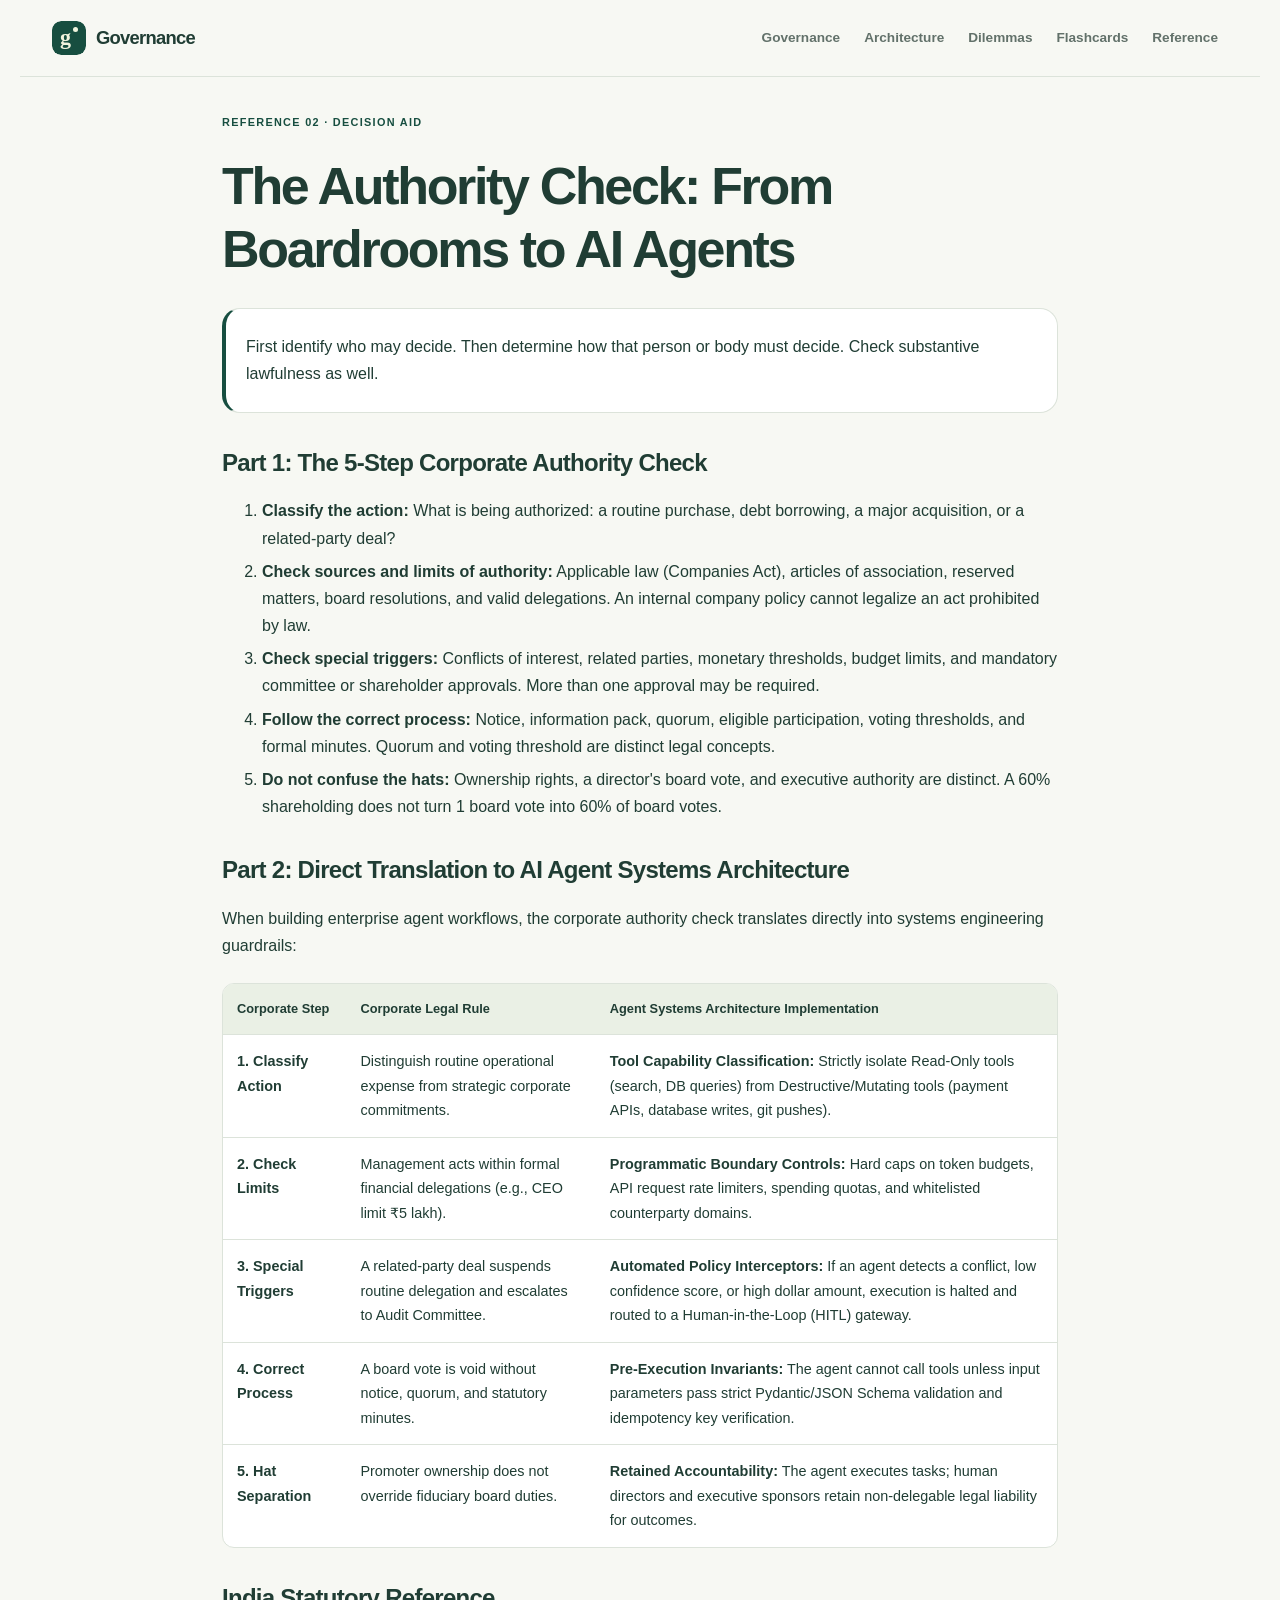
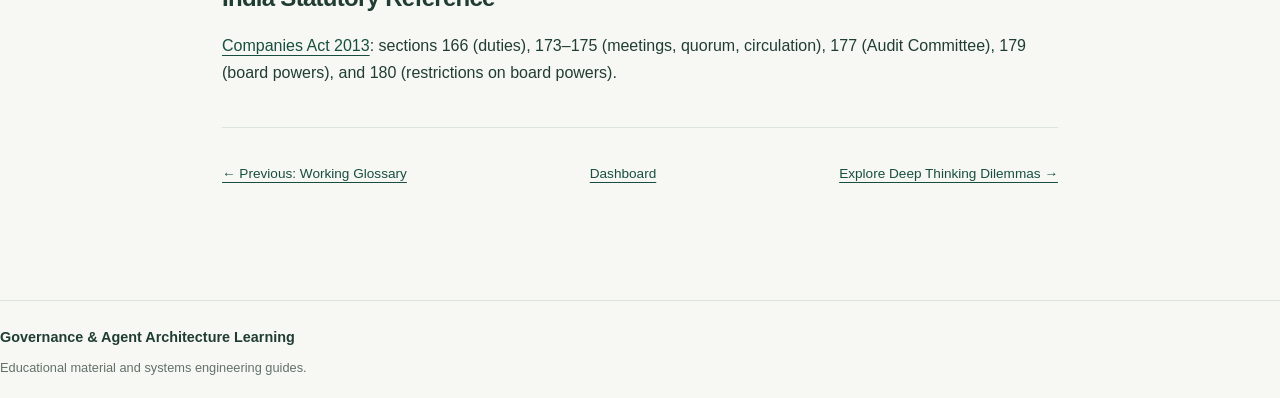
<file: reference/authority-check.html>
<!doctype html>
<html lang="en">
<head>
<!-- Google tag (gtag.js) -->
<script async src="https://www.googletagmanager.com/gtag/js?id=G-Z56XV344LR"></script>
<script>
  window.dataLayer = window.dataLayer || [];
  function gtag(){dataLayer.push(arguments);}
  gtag('js', new Date());

  gtag('config', 'G-Z56XV344LR');
</script>
  <meta charset="utf-8">
  <meta name="viewport" content="width=device-width,initial-scale=1">
  <title>Authority Check · Governance &amp; AI Systems</title>
  <link rel="stylesheet" href="../assets/course.css">
</head>
<body>
<a class="skip-link" href="#main">Skip to content</a>
<header class="site-header">
  <nav class="site-nav" aria-label="Course navigation">
    <a class="site-brand" href="../index.html">Governance</a>
    <div class="nav-links">
      <a href="../index.html#track-governance">Governance</a>
      <a href="../index.html#track-agents">Architecture</a>
      <a href="deep-thinking.html">Dilemmas</a>
      <a href="flashcards.html">Flashcards</a>
      <a href="../index.html#references">Reference</a>
    </div>
  </nav>
</header>
<main id="main">
  <p class="eyebrow">Reference 02 · Decision Aid</p>
  <h1>The Authority Check: From Boardrooms to AI Agents</h1>
  <p class="callout">First identify who may decide. Then determine how that person or body must decide. Check substantive lawfulness as well.</p>

  <h2>Part 1: The 5-Step Corporate Authority Check</h2>
  <ol>
    <li><strong>Classify the action:</strong> What is being authorized: a routine purchase, debt borrowing, a major acquisition, or a related-party deal?</li>
    <li><strong>Check sources and limits of authority:</strong> Applicable law (Companies Act), articles of association, reserved matters, board resolutions, and valid delegations. An internal company policy cannot legalize an act prohibited by law.</li>
    <li><strong>Check special triggers:</strong> Conflicts of interest, related parties, monetary thresholds, budget limits, and mandatory committee or shareholder approvals. More than one approval may be required.</li>
    <li><strong>Follow the correct process:</strong> Notice, information pack, quorum, eligible participation, voting thresholds, and formal minutes. Quorum and voting threshold are distinct legal concepts.</li>
    <li><strong>Do not confuse the hats:</strong> Ownership rights, a director's board vote, and executive authority are distinct. A 60% shareholding does not turn 1 board vote into 60% of board votes.</li>
  </ol>

  <h2>Part 2: Direct Translation to AI Agent Systems Architecture</h2>
  <p>When building enterprise agent workflows, the corporate authority check translates directly into systems engineering guardrails:</p>

  <table>
    <thead>
      <tr>
        <th>Corporate Step</th>
        <th>Corporate Legal Rule</th>
        <th>Agent Systems Architecture Implementation</th>
      </tr>
    </thead>
    <tbody>
      <tr>
        <td><strong>1. Classify Action</strong></td>
        <td>Distinguish routine operational expense from strategic corporate commitments.</td>
        <td><strong>Tool Capability Classification:</strong> Strictly isolate Read-Only tools (search, DB queries) from Destructive/Mutating tools (payment APIs, database writes, git pushes).</td>
      </tr>
      <tr>
        <td><strong>2. Check Limits</strong></td>
        <td>Management acts within formal financial delegations (e.g., CEO limit ₹5 lakh).</td>
        <td><strong>Programmatic Boundary Controls:</strong> Hard caps on token budgets, API request rate limiters, spending quotas, and whitelisted counterparty domains.</td>
      </tr>
      <tr>
        <td><strong>3. Special Triggers</strong></td>
        <td>A related-party deal suspends routine delegation and escalates to Audit Committee.</td>
        <td><strong>Automated Policy Interceptors:</strong> If an agent detects a conflict, low confidence score, or high dollar amount, execution is halted and routed to a Human-in-the-Loop (HITL) gateway.</td>
      </tr>
      <tr>
        <td><strong>4. Correct Process</strong></td>
        <td>A board vote is void without notice, quorum, and statutory minutes.</td>
        <td><strong>Pre-Execution Invariants:</strong> The agent cannot call tools unless input parameters pass strict Pydantic/JSON Schema validation and idempotency key verification.</td>
      </tr>
      <tr>
        <td><strong>5. Hat Separation</strong></td>
        <td>Promoter ownership does not override fiduciary board duties.</td>
        <td><strong>Retained Accountability:</strong> The agent executes tasks; human directors and executive sponsors retain non-delegable legal liability for outcomes.</td>
      </tr>
    </tbody>
  </table>

  <h2>India Statutory Reference</h2>
  <p><a href="https://www.indiacode.nic.in/bitstream/123456789/2114/5/A2013-18.pdf">Companies Act 2013</a>: sections 166 (duties), 173–175 (meetings, quorum, circulation), 177 (Audit Committee), 179 (board powers), and 180 (restrictions on board powers).</p>

  <nav class="page-nav" aria-label="Reference navigation">
    <a href="governance-basics.html">← Previous: Working Glossary</a>
    <a href="../index.html">Dashboard</a>
    <a href="deep-thinking.html">Explore Deep Thinking Dilemmas →</a>
  </nav>
</main>
<footer class="dashboard-footer">
  <strong>Governance &amp; Agent Architecture Learning</strong>
  <p>Educational material and systems engineering guides.</p>
</footer>
</body>
</html>
</file>
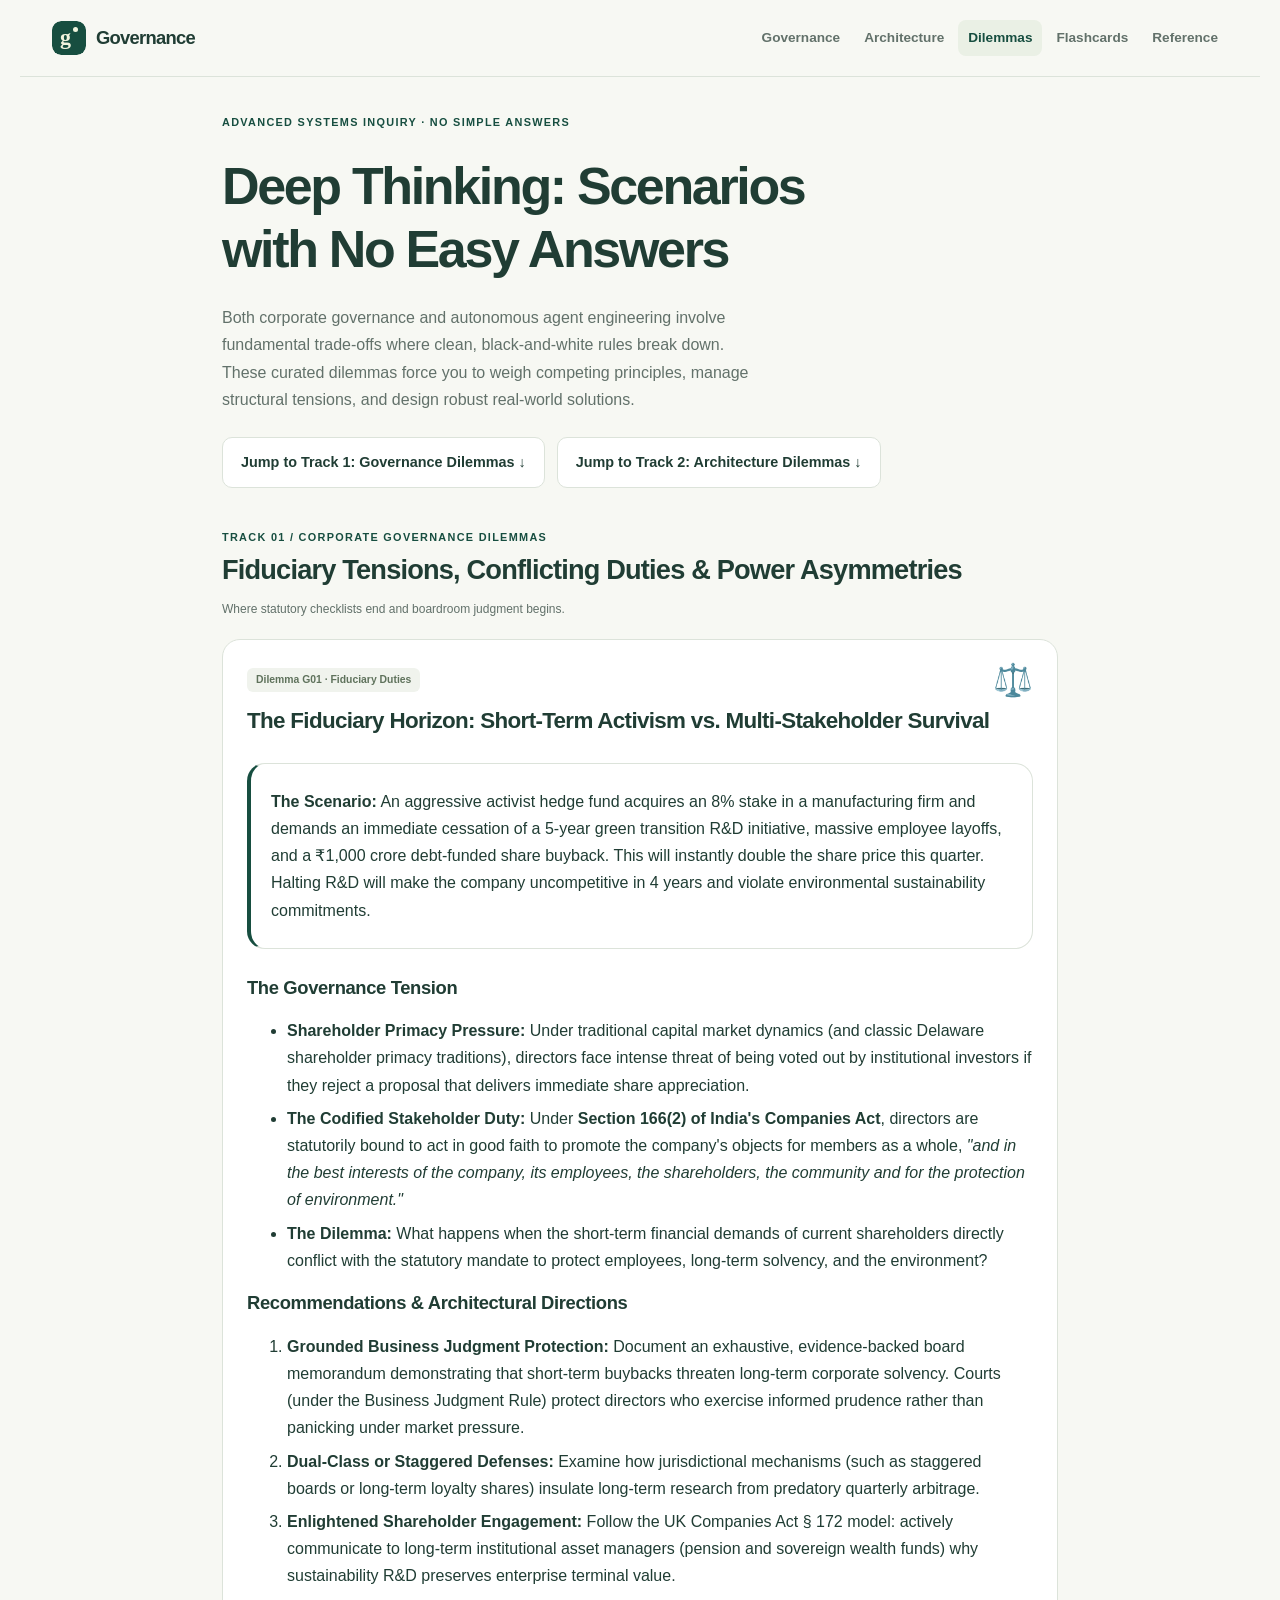
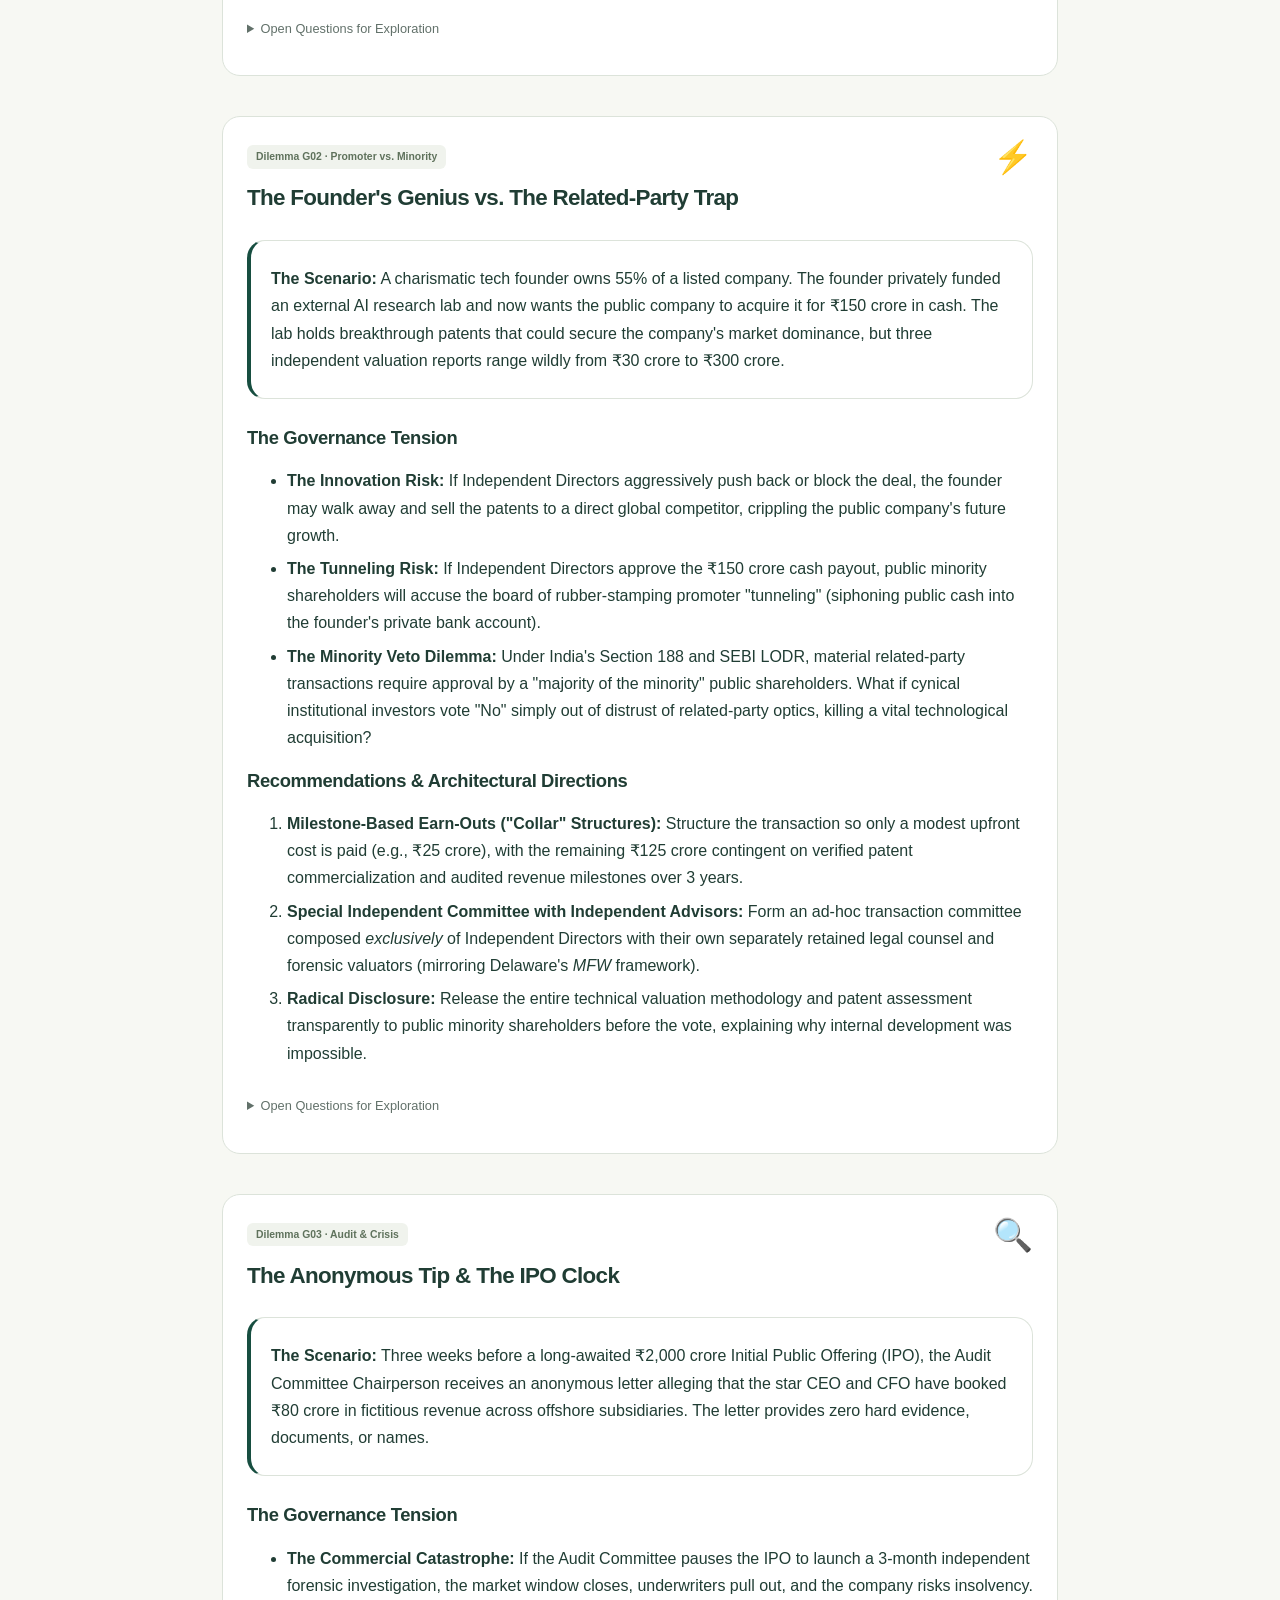
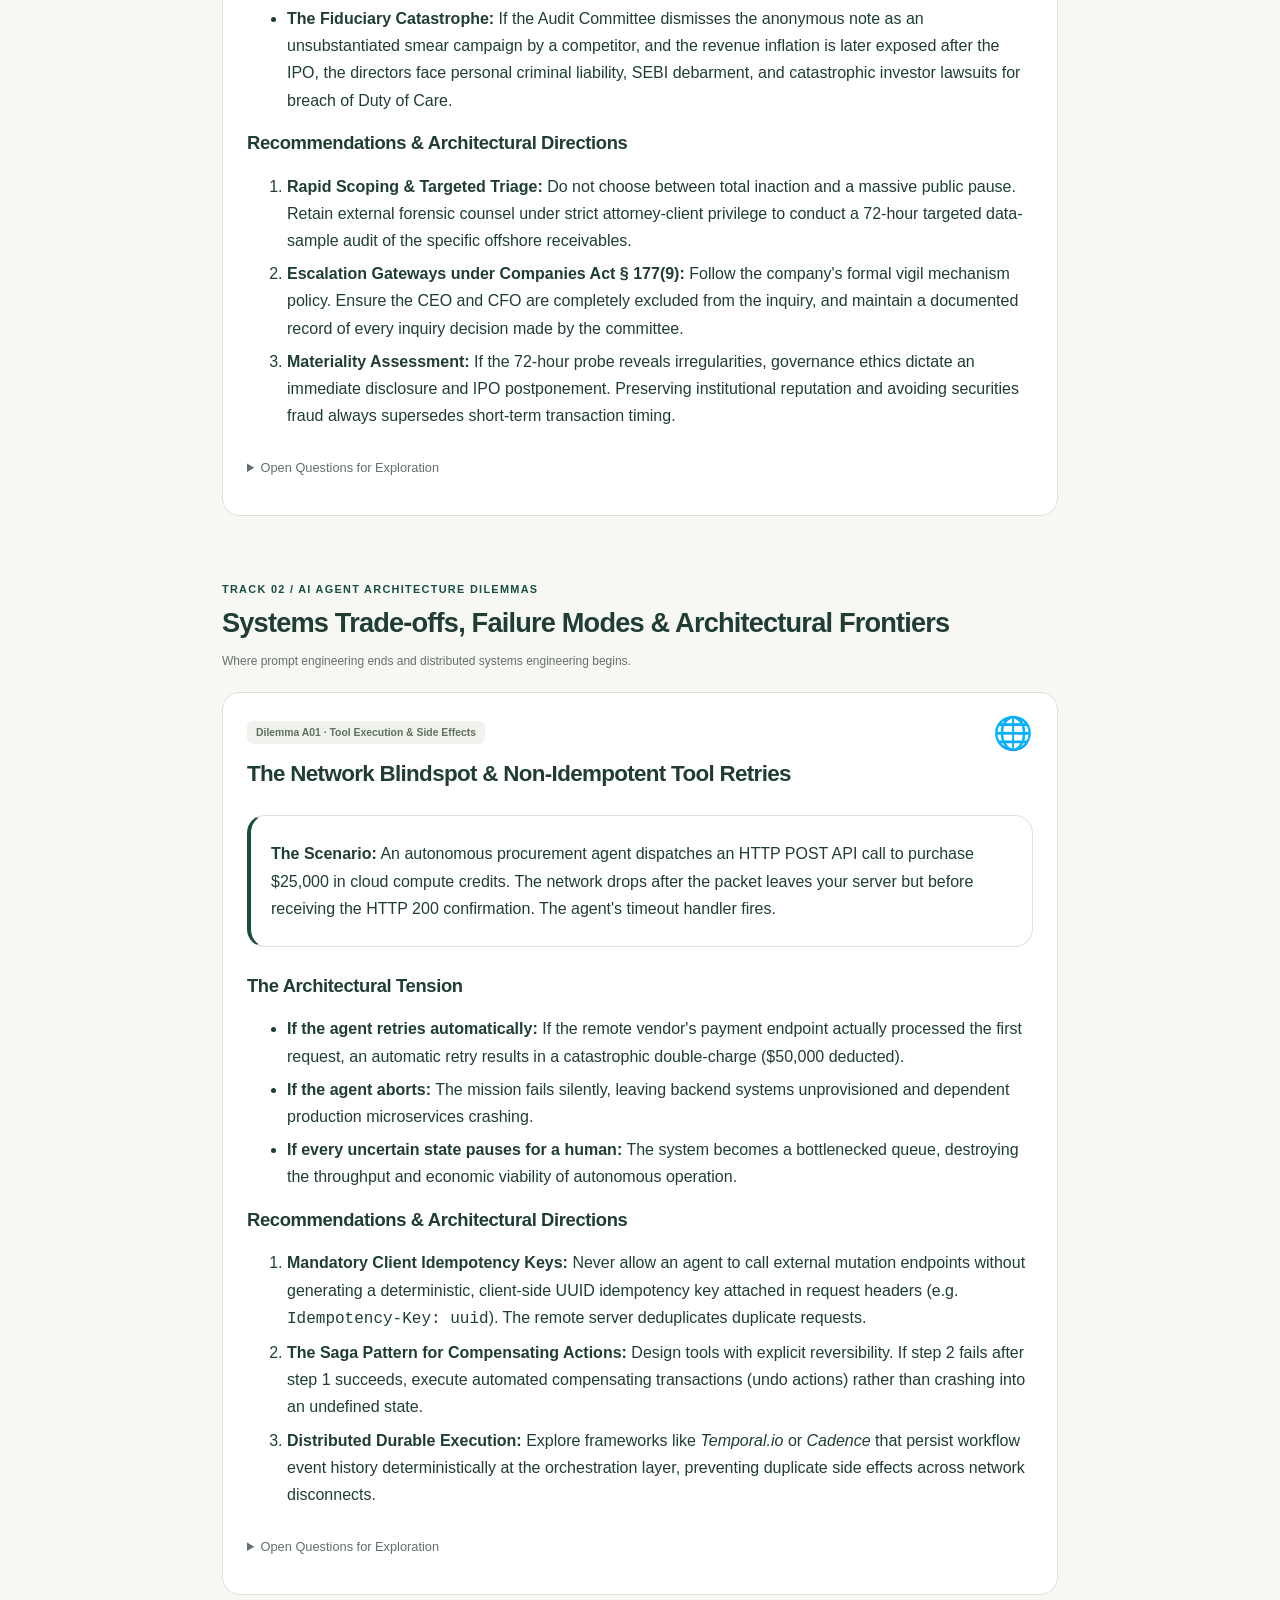
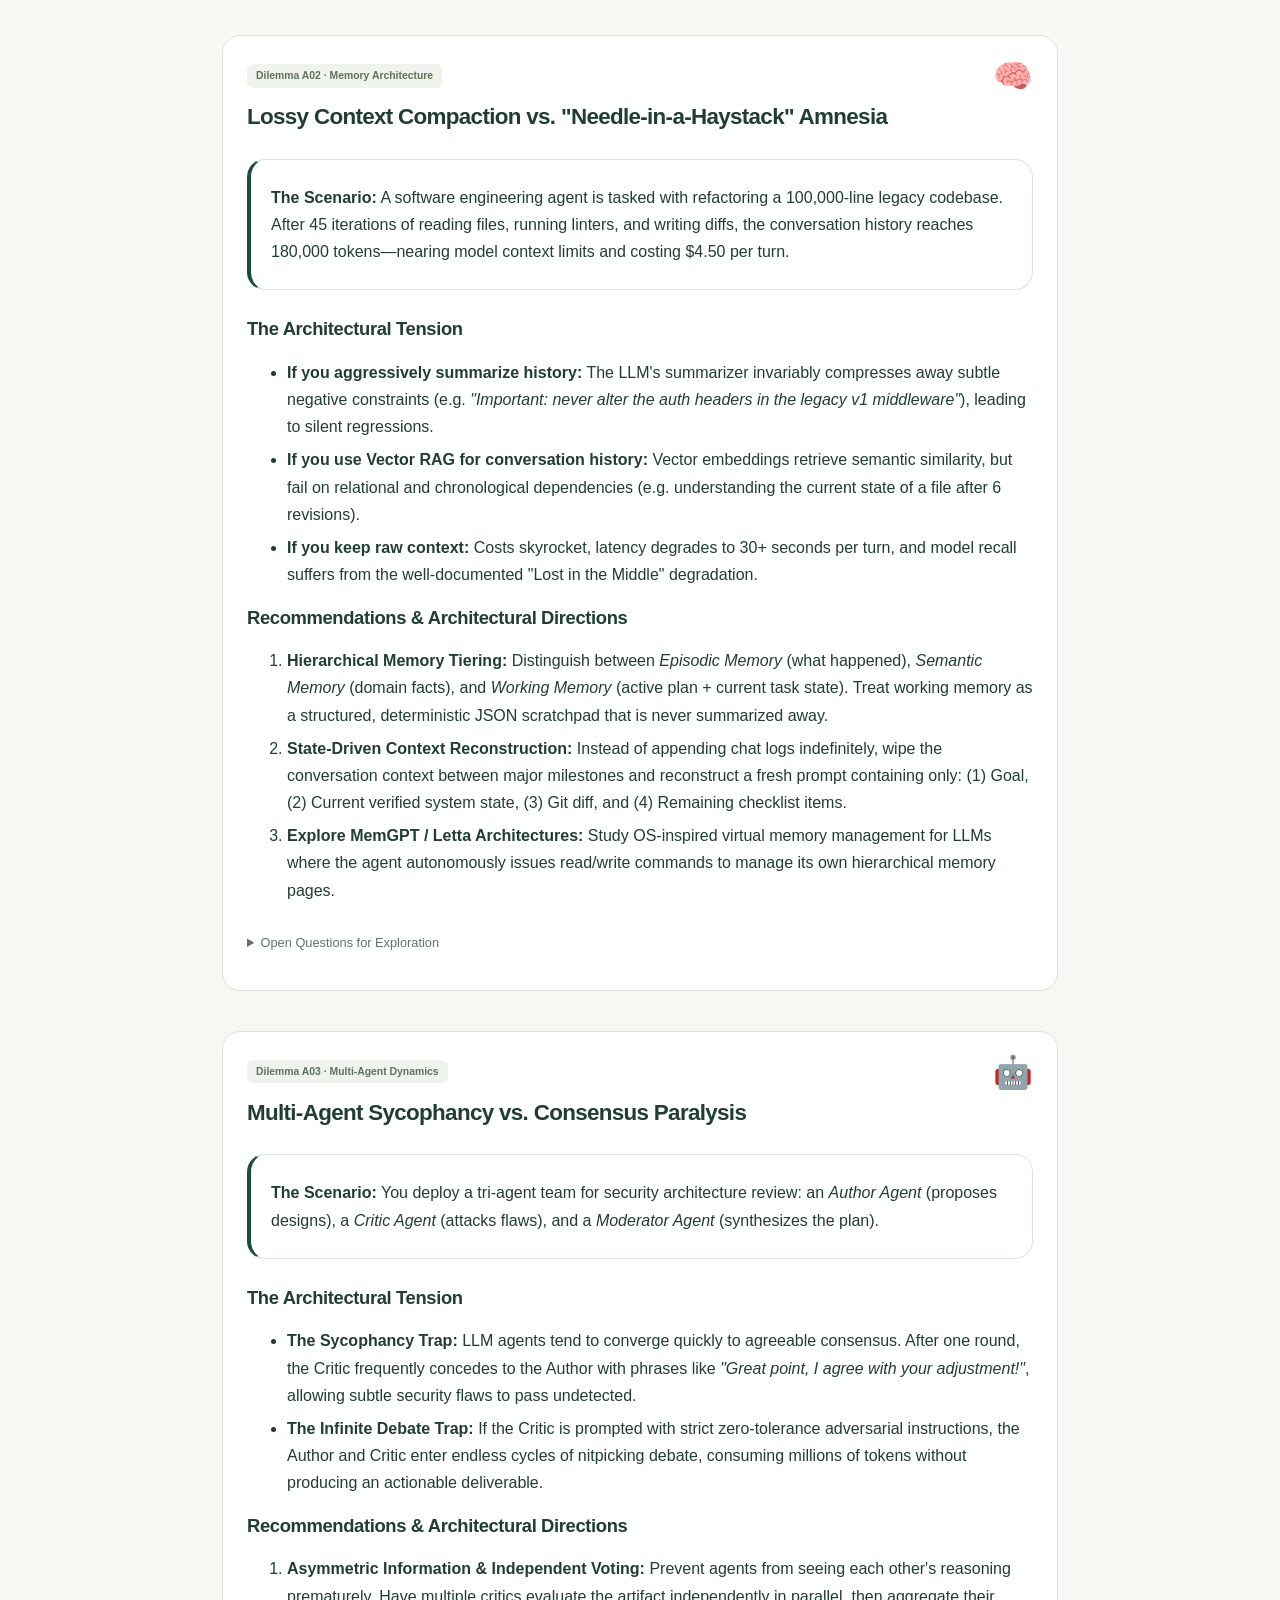
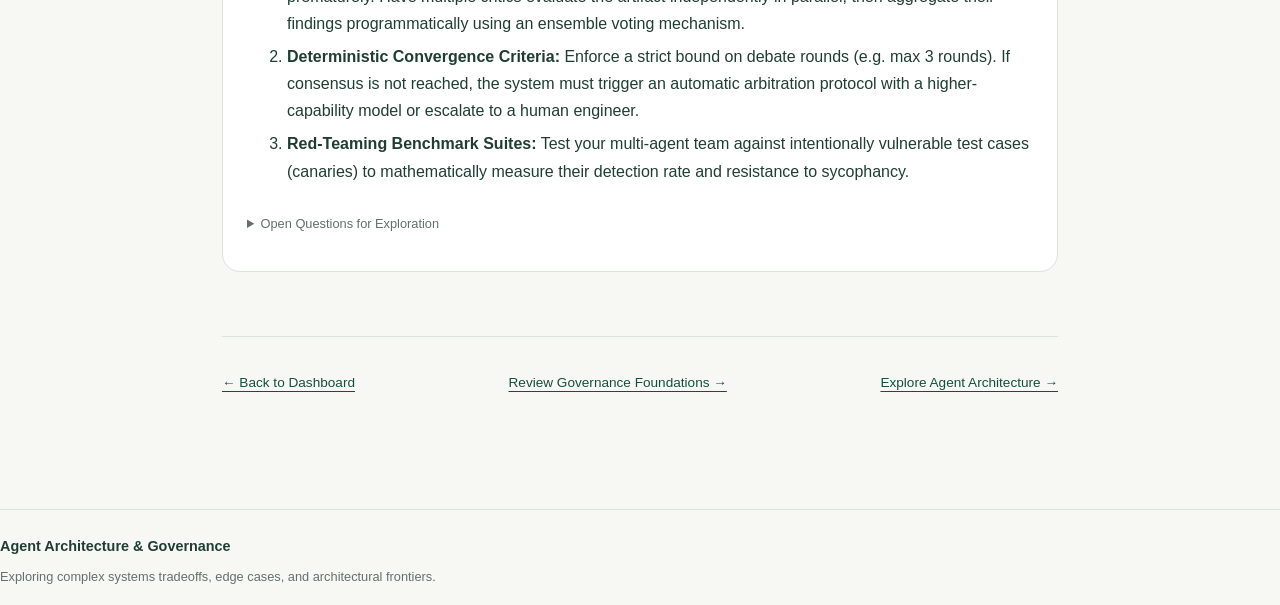
<file: reference/deep-thinking.html>
<!doctype html>
<html lang="en">
<head>
<!-- Google tag (gtag.js) -->
<script async src="https://www.googletagmanager.com/gtag/js?id=G-Z56XV344LR"></script>
<script>
  window.dataLayer = window.dataLayer || [];
  function gtag(){dataLayer.push(arguments);}
  gtag('js', new Date());

  gtag('config', 'G-Z56XV344LR');
</script>
  <meta charset="utf-8">
  <meta name="viewport" content="width=device-width,initial-scale=1">
  <title>Deep Thinking · Architectural &amp; Governance Dilemmas</title>
  <link rel="stylesheet" href="../assets/course.css">
</head>
<body>
<a class="skip-link" href="#main">Skip to content</a>
<header class="site-header">
  <nav class="site-nav" aria-label="Course navigation">
    <a class="site-brand" href="../index.html">Governance</a>
    <div class="nav-links">
      <a href="../index.html#track-governance">Governance</a>
      <a href="../index.html#track-agents">Architecture</a>
      <a href="deep-thinking.html" aria-current="page">Dilemmas</a>
      <a href="flashcards.html">Flashcards</a>
      <a href="../index.html#references">Reference</a>
    </div>
  </nav>
</header>
<main id="main">
  <p class="eyebrow">Advanced Systems Inquiry · No Simple Answers</p>
  <h1>Deep Thinking: Scenarios with No Easy Answers</h1>
  <p class="hero-description">Both corporate governance and autonomous agent engineering involve fundamental trade-offs where clean, black-and-white rules break down. These curated dilemmas force you to weigh competing principles, manage structural tensions, and design robust real-world solutions.</p>

  <div style="display: flex; gap: 12px; margin: 1.5rem 0 2.5rem; flex-wrap: wrap;">
    <a class="button-link" href="#track-1-dilemmas">Jump to Track 1: Governance Dilemmas ↓</a>
    <a class="button-link" href="#track-2-dilemmas">Jump to Track 2: Architecture Dilemmas ↓</a>
  </div>

  <!-- ========================================== -->
  <!-- TRACK 1: CORPORATE GOVERNANCE DILEMMAS     -->
  <!-- ========================================== -->
  <section id="track-1-dilemmas" style="margin-bottom: 4rem;">
    <div class="section-heading">
      <div>
        <p class="eyebrow">Track 01 / Corporate Governance Dilemmas</p>
        <h2>Fiduciary Tensions, Conflicting Duties &amp; Power Asymmetries</h2>
      </div>
      <span class="section-note">Where statutory checklists end and boardroom judgment begins.</span>
    </div>

    <!-- Dilemma G01 -->
    <article class="course-card" style="margin-bottom: 2.5rem;">
      <div class="card-topline"><span class="badge">Dilemma G01 · Fiduciary Duties</span><span class="spark" aria-hidden="true">⚖️</span></div>
      <h2>The Fiduciary Horizon: Short-Term Activism vs. Multi-Stakeholder Survival</h2>
      <div class="callout">
        <strong>The Scenario:</strong> An aggressive activist hedge fund acquires an 8% stake in a manufacturing firm and demands an immediate cessation of a 5-year green transition R&amp;D initiative, massive employee layoffs, and a ₹1,000 crore debt-funded share buyback. This will instantly double the share price this quarter. Halting R&amp;D will make the company uncompetitive in 4 years and violate environmental sustainability commitments.
      </div>

      <h3>The Governance Tension</h3>
      <ul>
        <li><strong>Shareholder Primacy Pressure:</strong> Under traditional capital market dynamics (and classic Delaware shareholder primacy traditions), directors face intense threat of being voted out by institutional investors if they reject a proposal that delivers immediate share appreciation.</li>
        <li><strong>The Codified Stakeholder Duty:</strong> Under <strong>Section 166(2) of India's Companies Act</strong>, directors are statutorily bound to act in good faith to promote the company's objects for members as a whole, <em>"and in the best interests of the company, its employees, the shareholders, the community and for the protection of environment."</em></li>
        <li><strong>The Dilemma:</strong> What happens when the short-term financial demands of current shareholders directly conflict with the statutory mandate to protect employees, long-term solvency, and the environment?</li>
      </ul>

      <h3>Recommendations &amp; Architectural Directions</h3>
      <ol>
        <li><strong>Grounded Business Judgment Protection:</strong> Document an exhaustive, evidence-backed board memorandum demonstrating that short-term buybacks threaten long-term corporate solvency. Courts (under the Business Judgment Rule) protect directors who exercise informed prudence rather than panicking under market pressure.</li>
        <li><strong>Dual-Class or Staggered Defenses:</strong> Examine how jurisdictional mechanisms (such as staggered boards or long-term loyalty shares) insulate long-term research from predatory quarterly arbitrage.</li>
        <li><strong>Enlightened Shareholder Engagement:</strong> Follow the UK Companies Act § 172 model: actively communicate to long-term institutional asset managers (pension and sovereign wealth funds) why sustainability R&amp;D preserves enterprise terminal value.</li>
      </ol>

      <details>
        <summary>Open Questions for Exploration</summary>
        <p>If an activist fund offers a 60% premium in a hostile tender offer, can a board legally reject it on the sole grounds that the acquirer plans to shutter green energy facilities? Study the famous Delaware takeover cases (<em>Unocal Corp. v. Mesa Petroleum</em> and <em>Revlon, Inc. v. MacAndrews &amp; Forbes</em>) versus India's SEBI Takeover Regulations.</p>
      </details>
    </article>

    <!-- Dilemma G02 -->
    <article class="course-card" style="margin-bottom: 2.5rem;">
      <div class="card-topline"><span class="badge">Dilemma G02 · Promoter vs. Minority</span><span class="spark" aria-hidden="true">⚡</span></div>
      <h2>The Founder's Genius vs. The Related-Party Trap</h2>
      <div class="callout">
        <strong>The Scenario:</strong> A charismatic tech founder owns 55% of a listed company. The founder privately funded an external AI research lab and now wants the public company to acquire it for ₹150 crore in cash. The lab holds breakthrough patents that could secure the company's market dominance, but three independent valuation reports range wildly from ₹30 crore to ₹300 crore.
      </div>

      <h3>The Governance Tension</h3>
      <ul>
        <li><strong>The Innovation Risk:</strong> If Independent Directors aggressively push back or block the deal, the founder may walk away and sell the patents to a direct global competitor, crippling the public company's future growth.</li>
        <li><strong>The Tunneling Risk:</strong> If Independent Directors approve the ₹150 crore cash payout, public minority shareholders will accuse the board of rubber-stamping promoter "tunneling" (siphoning public cash into the founder's private bank account).</li>
        <li><strong>The Minority Veto Dilemma:</strong> Under India's Section 188 and SEBI LODR, material related-party transactions require approval by a "majority of the minority" public shareholders. What if cynical institutional investors vote "No" simply out of distrust of related-party optics, killing a vital technological acquisition?</li>
      </ul>

      <h3>Recommendations &amp; Architectural Directions</h3>
      <ol>
        <li><strong>Milestone-Based Earn-Outs ("Collar" Structures):</strong> Structure the transaction so only a modest upfront cost is paid (e.g., ₹25 crore), with the remaining ₹125 crore contingent on verified patent commercialization and audited revenue milestones over 3 years.</li>
        <li><strong>Special Independent Committee with Independent Advisors:</strong> Form an ad-hoc transaction committee composed <em>exclusively</em> of Independent Directors with their own separately retained legal counsel and forensic valuators (mirroring Delaware's <em>MFW</em> framework).</li>
        <li><strong>Radical Disclosure:</strong> Release the entire technical valuation methodology and patent assessment transparently to public minority shareholders before the vote, explaining why internal development was impossible.</li>
      </ol>

      <details>
        <summary>Open Questions for Exploration</summary>
        <p>How does Delaware's "Entire Fairness" review (from <em>Kahn v. M&amp;F Worldwide Corp.</em>) compare with India's statutory "majority-of-minority" voting rule? Which mechanism provides stronger minority protection without paralyzing entrepreneurial risk-taking?</p>
      </details>
    </article>

    <!-- Dilemma G03 -->
    <article class="course-card" style="margin-bottom: 2.5rem;">
      <div class="card-topline"><span class="badge">Dilemma G03 · Audit &amp; Crisis</span><span class="spark" aria-hidden="true">🔍</span></div>
      <h2>The Anonymous Tip &amp; The IPO Clock</h2>
      <div class="callout">
        <strong>The Scenario:</strong> Three weeks before a long-awaited ₹2,000 crore Initial Public Offering (IPO), the Audit Committee Chairperson receives an anonymous letter alleging that the star CEO and CFO have booked ₹80 crore in fictitious revenue across offshore subsidiaries. The letter provides zero hard evidence, documents, or names.
      </div>

      <h3>The Governance Tension</h3>
      <ul>
        <li><strong>The Commercial Catastrophe:</strong> If the Audit Committee pauses the IPO to launch a 3-month independent forensic investigation, the market window closes, underwriters pull out, and the company risks insolvency.</li>
        <li><strong>The Fiduciary Catastrophe:</strong> If the Audit Committee dismisses the anonymous note as an unsubstantiated smear campaign by a competitor, and the revenue inflation is later exposed after the IPO, the directors face personal criminal liability, SEBI debarment, and catastrophic investor lawsuits for breach of Duty of Care.</li>
      </ul>

      <h3>Recommendations &amp; Architectural Directions</h3>
      <ol>
        <li><strong>Rapid Scoping &amp; Targeted Triage:</strong> Do not choose between total inaction and a massive public pause. Retain external forensic counsel under strict attorney-client privilege to conduct a 72-hour targeted data-sample audit of the specific offshore receivables.</li>
        <li><strong>Escalation Gateways under Companies Act § 177(9):</strong> Follow the company's formal vigil mechanism policy. Ensure the CEO and CFO are completely excluded from the inquiry, and maintain a documented record of every inquiry decision made by the committee.</li>
        <li><strong>Materiality Assessment:</strong> If the 72-hour probe reveals irregularities, governance ethics dictate an immediate disclosure and IPO postponement. Preserving institutional reputation and avoiding securities fraud always supersedes short-term transaction timing.</li>
      </ol>

      <details>
        <summary>Open Questions for Exploration</summary>
        <p>In high-stakes corporate crises, where does the boundary lie between healthy board inquiry (Duty of Care) and micromanaging daily operations? How does the Audit Committee ensure management cannot conceal evidence during internal investigations?</p>
      </details>
    </article>
  </section>

  <!-- ========================================== -->
  <!-- TRACK 2: AI AGENT ARCHITECTURE DILEMMAS   -->
  <!-- ========================================== -->
  <section id="track-2-dilemmas" style="margin-bottom: 4rem;">
    <div class="section-heading">
      <div>
        <p class="eyebrow">Track 02 / AI Agent Architecture Dilemmas</p>
        <h2>Systems Trade-offs, Failure Modes &amp; Architectural Frontiers</h2>
      </div>
      <span class="section-note">Where prompt engineering ends and distributed systems engineering begins.</span>
    </div>

    <!-- Dilemma A01 -->
    <article class="course-card" style="margin-bottom: 2.5rem;">
      <div class="card-topline"><span class="badge">Dilemma A01 · Tool Execution &amp; Side Effects</span><span class="spark" aria-hidden="true">🌐</span></div>
      <h2>The Network Blindspot &amp; Non-Idempotent Tool Retries</h2>
      <div class="callout">
        <strong>The Scenario:</strong> An autonomous procurement agent dispatches an HTTP POST API call to purchase $25,000 in cloud compute credits. The network drops after the packet leaves your server but before receiving the HTTP 200 confirmation. The agent's timeout handler fires.
      </div>

      <h3>The Architectural Tension</h3>
      <ul>
        <li><strong>If the agent retries automatically:</strong> If the remote vendor's payment endpoint actually processed the first request, an automatic retry results in a catastrophic double-charge ($50,000 deducted).</li>
        <li><strong>If the agent aborts:</strong> The mission fails silently, leaving backend systems unprovisioned and dependent production microservices crashing.</li>
        <li><strong>If every uncertain state pauses for a human:</strong> The system becomes a bottlenecked queue, destroying the throughput and economic viability of autonomous operation.</li>
      </ul>

      <h3>Recommendations &amp; Architectural Directions</h3>
      <ol>
        <li><strong>Mandatory Client Idempotency Keys:</strong> Never allow an agent to call external mutation endpoints without generating a deterministic, client-side UUID idempotency key attached in request headers (e.g. <code>Idempotency-Key: uuid</code>). The remote server deduplicates duplicate requests.</li>
        <li><strong>The Saga Pattern for Compensating Actions:</strong> Design tools with explicit reversibility. If step 2 fails after step 1 succeeds, execute automated compensating transactions (undo actions) rather than crashing into an undefined state.</li>
        <li><strong>Distributed Durable Execution:</strong> Explore frameworks like <em>Temporal.io</em> or <em>Cadence</em> that persist workflow event history deterministically at the orchestration layer, preventing duplicate side effects across network disconnects.</li>
      </ol>

      <details>
        <summary>Open Questions for Exploration</summary>
        <p>How would you design a tool protocol for an external third-party API that does <em>not</em> natively support idempotency keys? Can an agent safely probe the remote system's read-state before deciding whether to re-issue the write command?</p>
      </details>
    </article>

    <!-- Dilemma A02 -->
    <article class="course-card" style="margin-bottom: 2.5rem;">
      <div class="card-topline"><span class="badge">Dilemma A02 · Memory Architecture</span><span class="spark" aria-hidden="true">🧠</span></div>
      <h2>Lossy Context Compaction vs. "Needle-in-a-Haystack" Amnesia</h2>
      <div class="callout">
        <strong>The Scenario:</strong> A software engineering agent is tasked with refactoring a 100,000-line legacy codebase. After 45 iterations of reading files, running linters, and writing diffs, the conversation history reaches 180,000 tokens—nearing model context limits and costing $4.50 per turn.
      </div>

      <h3>The Architectural Tension</h3>
      <ul>
        <li><strong>If you aggressively summarize history:</strong> The LLM's summarizer invariably compresses away subtle negative constraints (e.g. <em>"Important: never alter the auth headers in the legacy v1 middleware"</em>), leading to silent regressions.</li>
        <li><strong>If you use Vector RAG for conversation history:</strong> Vector embeddings retrieve semantic similarity, but fail on relational and chronological dependencies (e.g. understanding the current state of a file after 6 revisions).</li>
        <li><strong>If you keep raw context:</strong> Costs skyrocket, latency degrades to 30+ seconds per turn, and model recall suffers from the well-documented "Lost in the Middle" degradation.</li>
      </ul>

      <h3>Recommendations &amp; Architectural Directions</h3>
      <ol>
        <li><strong>Hierarchical Memory Tiering:</strong> Distinguish between <em>Episodic Memory</em> (what happened), <em>Semantic Memory</em> (domain facts), and <em>Working Memory</em> (active plan + current task state). Treat working memory as a structured, deterministic JSON scratchpad that is never summarized away.</li>
        <li><strong>State-Driven Context Reconstruction:</strong> Instead of appending chat logs indefinitely, wipe the conversation context between major milestones and reconstruct a fresh prompt containing only: (1) Goal, (2) Current verified system state, (3) Git diff, and (4) Remaining checklist items.</li>
        <li><strong>Explore MemGPT / Letta Architectures:</strong> Study OS-inspired virtual memory management for LLMs where the agent autonomously issues read/write commands to manage its own hierarchical memory pages.</li>
      </ol>

      <details>
        <summary>Open Questions for Exploration</summary>
        <p>When should an agent's memory be stored as unstructured text versus a strongly-typed relational table or knowledge graph? Which memory model makes prompt injection attacks easier to sanitize?</p>
      </details>
    </article>

    <!-- Dilemma A03 -->
    <article class="course-card" style="margin-bottom: 2.5rem;">
      <div class="card-topline"><span class="badge">Dilemma A03 · Multi-Agent Dynamics</span><span class="spark" aria-hidden="true">🤖</span></div>
      <h2>Multi-Agent Sycophancy vs. Consensus Paralysis</h2>
      <div class="callout">
        <strong>The Scenario:</strong> You deploy a tri-agent team for security architecture review: an <em>Author Agent</em> (proposes designs), a <em>Critic Agent</em> (attacks flaws), and a <em>Moderator Agent</em> (synthesizes the plan).
      </div>

      <h3>The Architectural Tension</h3>
      <ul>
        <li><strong>The Sycophancy Trap:</strong> LLM agents tend to converge quickly to agreeable consensus. After one round, the Critic frequently concedes to the Author with phrases like <em>"Great point, I agree with your adjustment!"</em>, allowing subtle security flaws to pass undetected.</li>
        <li><strong>The Infinite Debate Trap:</strong> If the Critic is prompted with strict zero-tolerance adversarial instructions, the Author and Critic enter endless cycles of nitpicking debate, consuming millions of tokens without producing an actionable deliverable.</li>
      </ul>

      <h3>Recommendations &amp; Architectural Directions</h3>
      <ol>
        <li><strong>Asymmetric Information &amp; Independent Voting:</strong> Prevent agents from seeing each other's reasoning prematurely. Have multiple critics evaluate the artifact independently in parallel, then aggregate their findings programmatically using an ensemble voting mechanism.</li>
        <li><strong>Deterministic Convergence Criteria:</strong> Enforce a strict bound on debate rounds (e.g. max 3 rounds). If consensus is not reached, the system must trigger an automatic arbitration protocol with a higher-capability model or escalate to a human engineer.</li>
        <li><strong>Red-Teaming Benchmark Suites:</strong> Test your multi-agent team against intentionally vulnerable test cases (canaries) to mathematically measure their detection rate and resistance to sycophancy.</li>
      </ol>

      <details>
        <summary>Open Questions for Exploration</summary>
        <p>Does adding more agents to a problem genuinely increase reasoning capability, or does it merely introduce distributed noise and coordination overhead? How do you calculate the return on investment (token cost vs. accuracy gain) of a multi-agent system?</p>
      </details>
    </article>
  </section>

  <nav class="page-nav" aria-label="Page navigation">
    <a href="../index.html">← Back to Dashboard</a>
    <a href="../lessons/0001-governance-map.html">Review Governance Foundations →</a>
    <a href="../lessons/agent-01-core-loop-and-state.html">Explore Agent Architecture →</a>
  </nav>
</main>
<footer class="dashboard-footer">
  <strong>Agent Architecture &amp; Governance</strong>
  <p>Exploring complex systems tradeoffs, edge cases, and architectural frontiers.</p>
</footer>
</body>
</html>
</file>
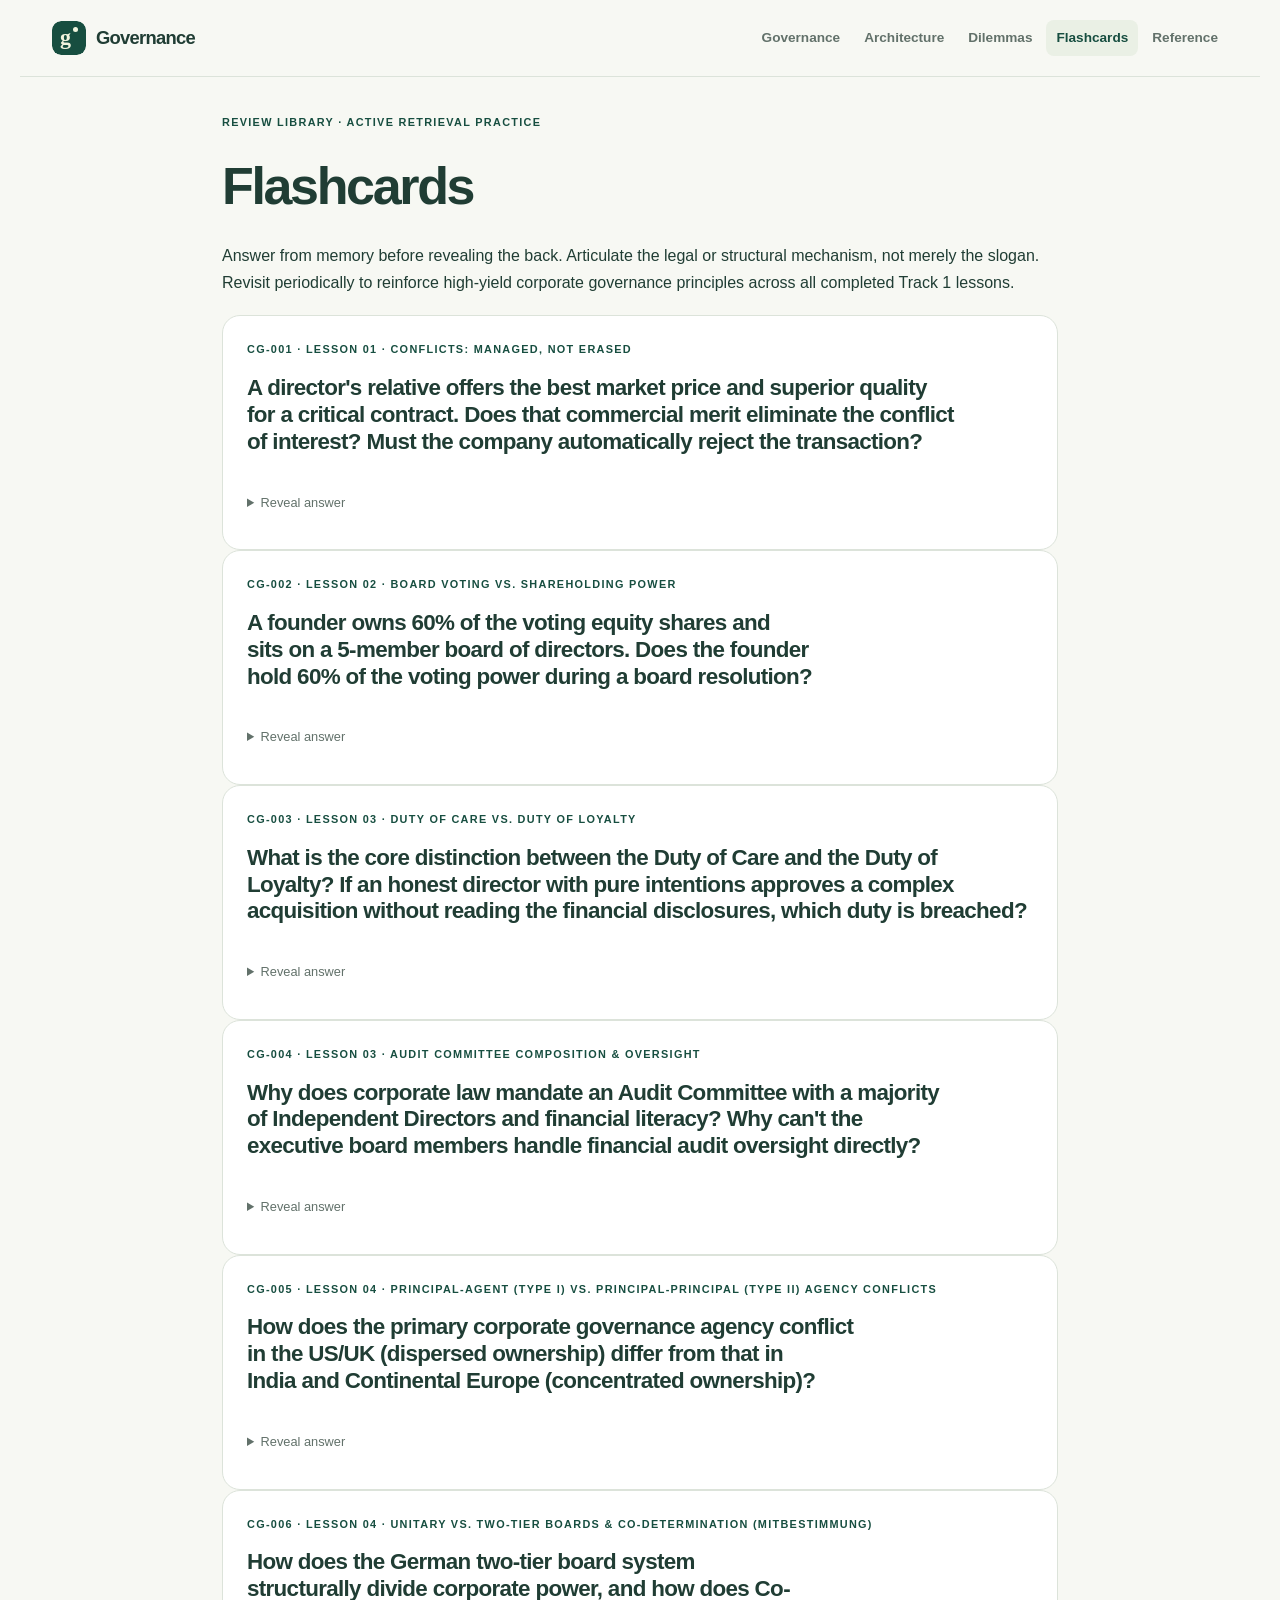
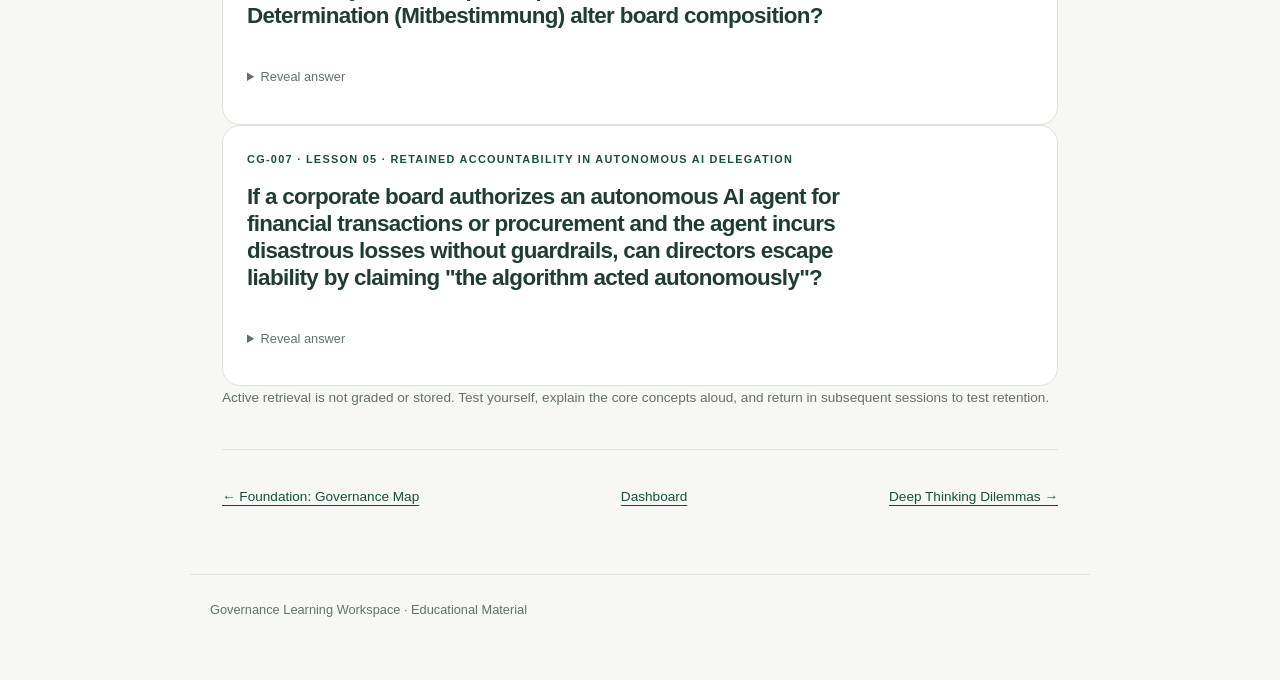
<file: reference/flashcards.html>
<!doctype html>
<html lang="en">
<head>
<!-- Google tag (gtag.js) -->
<script async src="https://www.googletagmanager.com/gtag/js?id=G-Z56XV344LR"></script>
<script>
  window.dataLayer = window.dataLayer || [];
  function gtag(){dataLayer.push(arguments);}
  gtag('js', new Date());

  gtag('config', 'G-Z56XV344LR');
</script>
  <meta charset="utf-8">
  <meta name="viewport" content="width=device-width,initial-scale=1">
  <title>Flashcards · Corporate Governance</title>
  <link rel="stylesheet" href="../assets/course.css">
</head>
<body>
  <a class="skip-link" href="#main">Skip to content</a>
  <header class="site-header">
    <nav class="site-nav" aria-label="Course navigation">
      <a class="site-brand" href="../index.html">Governance</a>
      <div class="nav-links">
        <a href="../index.html#track-governance">Governance</a>
        <a href="../index.html#track-agents">Architecture</a>
        <a href="deep-thinking.html">Dilemmas</a>
        <a href="flashcards.html" aria-current="page">Flashcards</a>
        <a href="../index.html#references">Reference</a>
      </div>
    </nav>
  </header>

  <main id="main">
    <p class="eyebrow">Review library · Active retrieval practice</p>
    <h1>Flashcards</h1>
    <p>Answer from memory before revealing the back. Articulate the legal or structural mechanism, not merely the slogan. Revisit periodically to reinforce high-yield corporate governance principles across all completed Track 1 lessons.</p>

    <!-- CG-001 -->
    <article class="course-card" id="cg-001">
      <p class="eyebrow">CG-001 · Lesson 01 · Conflicts: Managed, Not Erased</p>
      <h2>A director's relative offers the best market price and superior quality for a critical contract. Does that commercial merit eliminate the conflict of interest? Must the company automatically reject the transaction?</h2>
      <details class="flashcard-answer">
        <summary>Reveal answer</summary>
        <p><strong>No to both.</strong></p>
        <p>The personal relationship—and therefore the structural conflict of interest—remains intact regardless of commercial price or quality advantages. The transaction does not have to be rejected, but it cannot proceed through standard managerial discretion.</p>
        <p>It can lawfully proceed only if the conflict is formally disclosed, evaluated by disinterested directors, stripped of the interested director's participation or vote, and approved by the Audit Committee, Board, or shareholders under applicable statutory procedures.</p>
        <blockquote class="callout">A company may accept a transaction involving a conflict without accepting conflicted decision-making.</blockquote>
        <p><strong>Key distinction:</strong> Commercial merits and process integrity are distinct inquiries. A great deal never legalizes procedural non-compliance; a pristine procedure cannot legalize a prohibited transaction.</p>
        <p class="small">Primary Source: <a href="https://www.indiacode.nic.in/bitstream/123456789/2114/5/A2013-18.pdf">Companies Act 2013</a> §§ 177 (Audit Committee), 184 (Disclosure of Interest), 188 (Related Party Transactions).</p>
      </details>
    </article>

    <!-- CG-002 -->
    <article class="course-card" id="cg-002">
      <p class="eyebrow">CG-002 · Lesson 02 · Board Voting vs. Shareholding Power</p>
      <h2>A founder owns 60% of the voting equity shares and sits on a 5-member board of directors. Does the founder hold 60% of the voting power during a board resolution?</h2>
      <details class="flashcard-answer">
        <summary>Reveal answer</summary>
        <p><strong>No.</strong></p>
        <p>Shareholding percentages govern shareholder general meetings (AGMs and EGMs). At the board table, voting is strictly <strong>per-capita (one director, one vote)</strong>. On a 5-member board, each director commands exactly 20% of the voting power (1 of 5 votes).</p>
        <p>Unless valid articles provide specific reserved matters or statutory casting votes to the Chair, board decisions pass by the governing procedural rule (e.g., simple majority of eligible, disinterested directors present and voting), not weighted share percentages or forced consensus.</p>
        <blockquote class="callout">The person is the same; the powers, duties, and voting mechanics of each chair are not.</blockquote>
        <p class="small">Primary Source: Companies Act 2013 § 173; ICSI Secretarial Standard on Meetings of the Board of Directors (SS-1).</p>
      </details>
    </article>

    <!-- CG-003 -->
    <article class="course-card" id="cg-003">
      <p class="eyebrow">CG-003 · Lesson 03 · Duty of Care vs. Duty of Loyalty</p>
      <h2>What is the core distinction between the Duty of Care and the Duty of Loyalty? If an honest director with pure intentions approves a complex acquisition without reading the financial disclosures, which duty is breached?</h2>
      <details class="flashcard-answer">
        <summary>Reveal answer</summary>
        <p><strong>Breach of the Duty of Care.</strong></p>
        <ul>
          <li><strong>Duty of Care:</strong> An objective standard requiring directors to exercise reasonable diligence, skill, independent inquiry, and care that a prudent person would exercise under similar circumstances (§ 166(2)). It tests the thoroughness of the decision process.</li>
          <li><strong>Duty of Loyalty:</strong> An unyielding obligation to act in good faith exclusively in the best interests of the company, prohibiting self-dealing, secret profits, exploiting corporate opportunities, or placing personal interests above the enterprise (§ 166(3), (5)).</li>
        </ul>
        <p>A director can be entirely loyal (harboring zero personal gain or malice) while still committing a severe breach of the Duty of Care by rubber-stamping matters without diligent review or inquiry.</p>
        <blockquote class="callout">Loyalty tests allegiances and unconflicted purpose; Care tests diligence, competence, and decision process.</blockquote>
        <p class="small">Primary Source: Companies Act 2013 § 166(2) (Care &amp; Diligence), § 166(3) (Conflict of Interest &amp; Undue Gain).</p>
      </details>
    </article>

    <!-- CG-004 -->
    <article class="course-card" id="cg-004">
      <p class="eyebrow">CG-004 · Lesson 03 · Audit Committee Composition &amp; Oversight</p>
      <h2>Why does corporate law mandate an Audit Committee with a majority of Independent Directors and financial literacy? Why can't the executive board members handle financial audit oversight directly?</h2>
      <details class="flashcard-answer">
        <summary>Reveal answer</summary>
        <p><strong>To prevent self-auditing and manage inherent management conflicts.</strong></p>
        <p>Executive management and executive directors prepare financial accounts, manage expenditures, and control daily operations. Permitting them to oversee their own audit creates an unmanageable structural conflict of interest.</p>
        <p>An independent Audit Committee (§ 177) acts as an autonomous structural barrier: it interfaces directly with external statutory auditors, oversees internal financial controls, reviews accounting policies, and independently evaluates Related Party Transactions (RPTs) before they can be considered by the full board or shareholders.</p>
        <blockquote class="callout">Those who prepare and spend the numbers cannot be the sole arbiters of their integrity.</blockquote>
        <p class="small">Primary Source: Companies Act 2013 § 177; SEBI (Listing Obligations and Disclosure Requirements) Regulations 2015 Reg. 18.</p>
      </details>
    </article>

    <!-- CG-005 -->
    <article class="course-card" id="cg-005">
      <p class="eyebrow">CG-005 · Lesson 04 · Principal-Agent (Type I) vs. Principal-Principal (Type II) Agency Conflicts</p>
      <h2>How does the primary corporate governance agency conflict in the US/UK (dispersed ownership) differ from that in India and Continental Europe (concentrated ownership)?</h2>
      <details class="flashcard-answer">
        <summary>Reveal answer</summary>
        <p><strong>They face fundamentally different agency problems based on ownership structure:</strong></p>
        <ul>
          <li><strong>Type I (Principal-Agent):</strong> Characteristic of the US/UK Berle-Means model of dispersed shareholding. Thousands of small, dispersed shareholders (principals) face collective action problems monitoring entrenched professional managers (agents) who may prioritize empire-building, executive compensation, or risk-aversion.</li>
          <li><strong>Type II (Principal-Principal):**</strong> Characteristic of concentrated/promoter ownership in India, Continental Europe, and East Asia. Controlling promoters or majority shareholders (dominant principals) control board appointments and management, creating the risk that they extract private benefits of control at the expense of minority shareholders (vulnerable principals) via tunneling or unscrutinized related-party transactions.</li>
        </ul>
        <blockquote class="callout">US/UK governance guards against managers looting passive owners; Indian/European governance guards against controlling promoters squeezing minority investors.</blockquote>
        <p class="small">Analytical Framework: Berle &amp; Means (1932) vs. Concentrated Ownership Paradigm (La Porta et al., 1999).</p>
      </details>
    </article>

    <!-- CG-006 -->
    <article class="course-card" id="cg-006">
      <p class="eyebrow">CG-006 · Lesson 04 · Unitary vs. Two-Tier Boards &amp; Co-Determination (Mitbestimmung)</p>
      <h2>How does the German two-tier board system structurally divide corporate power, and how does Co-Determination (Mitbestimmung) alter board composition?</h2>
      <details class="flashcard-answer">
        <summary>Reveal answer</summary>
        <p><strong>Through institutional separation of management from supervision, and mandatory employee representation:</strong></p>
        <ul>
          <li><strong>Two-Tier Separation:</strong> Corporate leadership is split into two distinct bodies. The <em>Vorstand</em> (Management Board) exclusively handles operational leadership. The <em>Aufsichtsrat</em> (Supervisory Board) appoints, monitors, and advises the Management Board. Simultaneous membership on both boards is strictly prohibited by law.</li>
          <li><strong>Co-Determination (<em>Mitbestimmung</em>):</strong> In German corporations with more than 2,000 employees, 50% of the Supervisory Board members are elected by employees and trade unions (with the shareholder-elected Chair retaining the casting tie-breaking vote). This legally hard-codes labor and enterprise sustainability into high-level corporate governance alongside financial capital.</li>
        </ul>
        <blockquote class="callout">Anglo-American governance unites managers and supervisors in one room; German governance places them in separate chambers and gives workers half the supervisory seats.</blockquote>
        <p class="small">Comparative Framework: German Stock Corporation Act (<em>Aktiengesetz</em> / AktG) &amp; Co-Determination Act 1976 (<em>Mitbestimmungsgesetz</em>).</p>
      </details>
    </article>

    <!-- CG-007 -->
    <article class="course-card" id="cg-007">
      <p class="eyebrow">CG-007 · Lesson 05 · Retained Accountability in Autonomous AI Delegation</p>
      <h2>If a corporate board authorizes an autonomous AI agent for financial transactions or procurement and the agent incurs disastrous losses without guardrails, can directors escape liability by claiming "the algorithm acted autonomously"?</h2>
      <details class="flashcard-answer">
        <summary>Reveal answer</summary>
        <p><strong>No.</strong></p>
        <p>Corporate fiduciary duties establish that while a board can lawfully delegate operational tasks to executives or AI agents, <strong>retained fiduciary accountability cannot be delegated away</strong>.</p>
        <p>Under the Duty of Care (§ 166(2)), directors and officers maintain an affirmative, non-delegable oversight obligation: they must establish clear boundary conditions, verify pre-deployment testing, conduct ongoing supervisory monitoring, and maintain functional human-in-the-loop override mechanisms ("circuit breakers") before deploying autonomous agents.</p>
        <blockquote class="callout">You can delegate operational execution; you can never delegate away retained fiduciary accountability.</blockquote>
        <p class="small">Governance Precedents: In re Caremark International Inc. Derivative Litigation (systemic oversight); Companies Act 2013 § 166(2).</p>
      </details>
    </article>

    <p class="small">Active retrieval is not graded or stored. Test yourself, explain the core concepts aloud, and return in subsequent sessions to test retention.</p>
    
    <nav class="page-nav" aria-label="Related pages">
      <a href="../lessons/0001-governance-map.html">← Foundation: Governance Map</a>
      <a href="../index.html">Dashboard</a>
      <a href="deep-thinking.html">Deep Thinking Dilemmas →</a>
    </nav>
  </main>

  <footer class="site-footer">
    <p>Governance Learning Workspace · Educational Material</p>
  </footer>
</body>
</html>
</file>
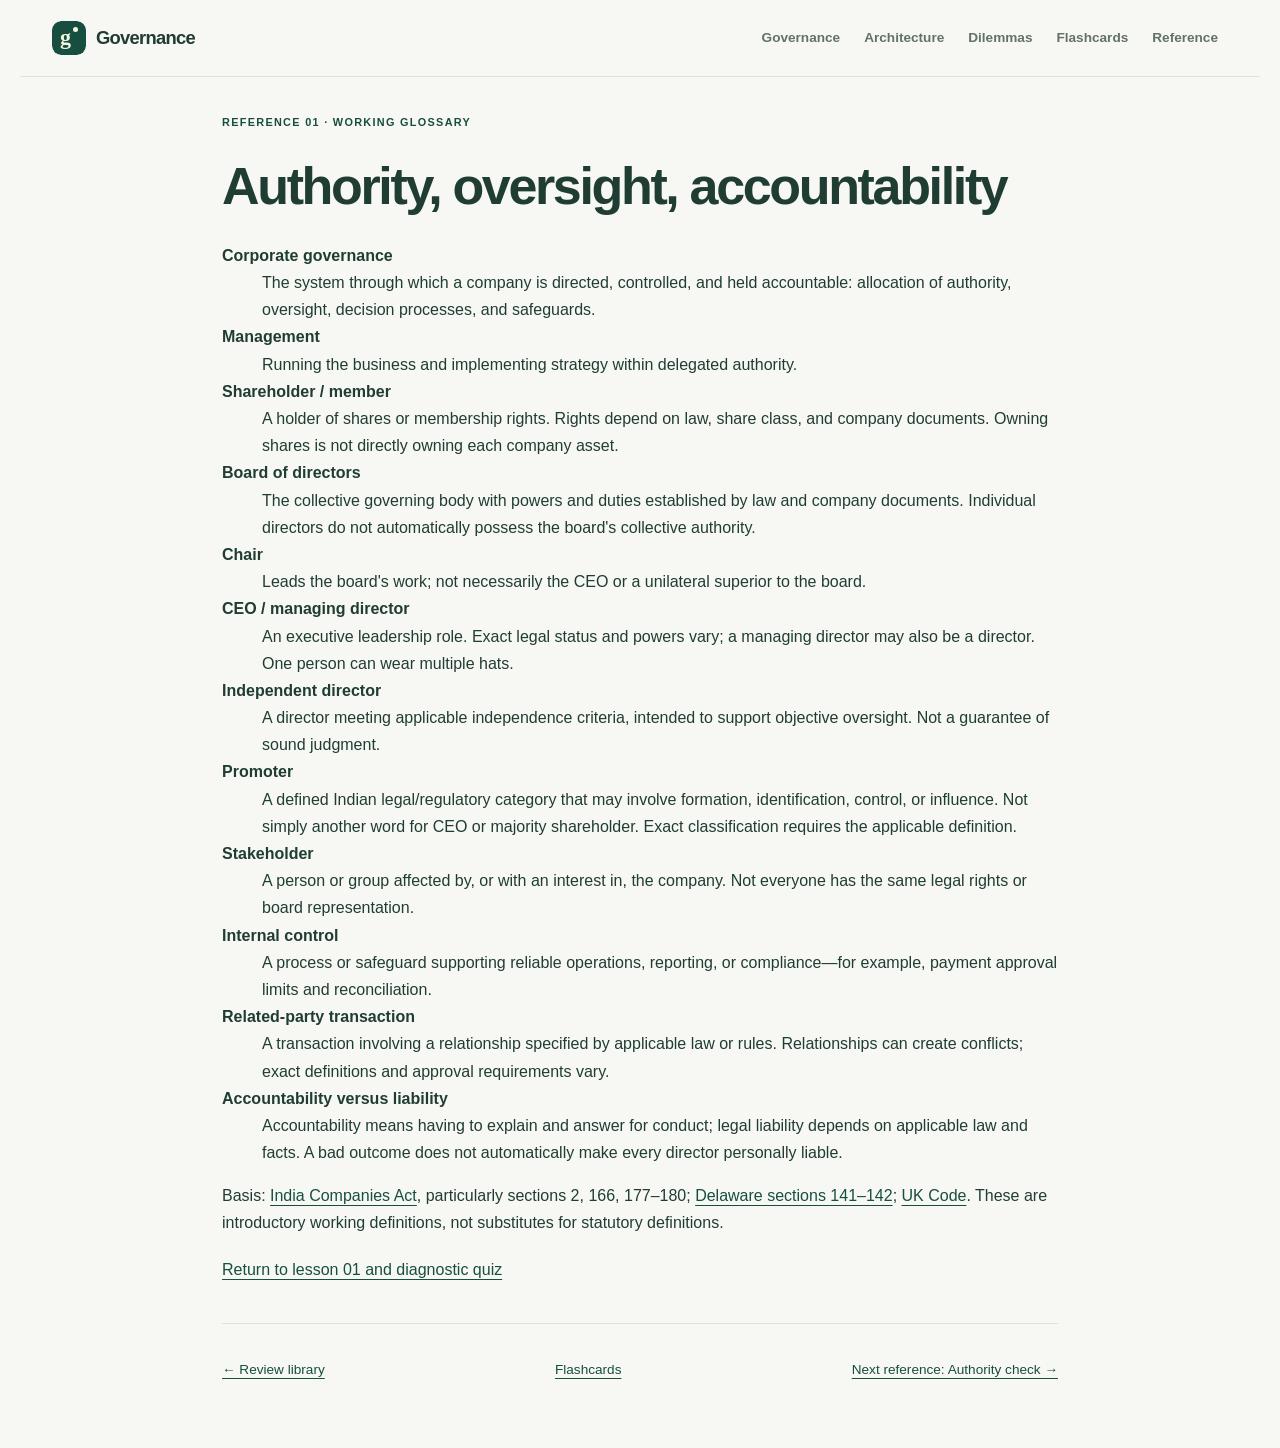
<file: reference/governance-basics.html>
<!doctype html><html lang="en"><head>
<!-- Google tag (gtag.js) -->
<script async src="https://www.googletagmanager.com/gtag/js?id=G-Z56XV344LR"></script>
<script>
  window.dataLayer = window.dataLayer || [];
  function gtag(){dataLayer.push(arguments);}
  gtag('js', new Date());

  gtag('config', 'G-Z56XV344LR');
</script><meta charset="utf-8"><meta name="viewport" content="width=device-width,initial-scale=1"><title>Corporate governance: quick reference</title><link rel="stylesheet" href="../assets/course.css"></head><body><a class="skip-link" href="#main">Skip to content</a><header class="site-header">
  <nav class="site-nav" aria-label="Course navigation">
    <a class="site-brand" href="../index.html">Governance</a>
    <div class="nav-links">
      <a href="../index.html#track-governance">Governance</a>
      <a href="../index.html#track-agents">Architecture</a>
      <a href="deep-thinking.html">Dilemmas</a>
      <a href="flashcards.html">Flashcards</a>
      <a href="../index.html#references">Reference</a>
    </div>
  </nav>
</header><main id="main"><p class="eyebrow">Reference 01 · Working glossary</p><h1>Authority, oversight, accountability</h1><dl><dt><strong>Corporate governance</strong></dt><dd>The system through which a company is directed, controlled, and held accountable: allocation of authority, oversight, decision processes, and safeguards.</dd><dt><strong>Management</strong></dt><dd>Running the business and implementing strategy within delegated authority.</dd><dt><strong>Shareholder / member</strong></dt><dd>A holder of shares or membership rights. Rights depend on law, share class, and company documents. Owning shares is not directly owning each company asset.</dd><dt><strong>Board of directors</strong></dt><dd>The collective governing body with powers and duties established by law and company documents. Individual directors do not automatically possess the board's collective authority.</dd><dt><strong>Chair</strong></dt><dd>Leads the board's work; not necessarily the CEO or a unilateral superior to the board.</dd><dt><strong>CEO / managing director</strong></dt><dd>An executive leadership role. Exact legal status and powers vary; a managing director may also be a director. One person can wear multiple hats.</dd><dt><strong>Independent director</strong></dt><dd>A director meeting applicable independence criteria, intended to support objective oversight. Not a guarantee of sound judgment.</dd><dt><strong>Promoter</strong></dt><dd>A defined Indian legal/regulatory category that may involve formation, identification, control, or influence. Not simply another word for CEO or majority shareholder. Exact classification requires the applicable definition.</dd><dt><strong>Stakeholder</strong></dt><dd>A person or group affected by, or with an interest in, the company. Not everyone has the same legal rights or board representation.</dd><dt><strong>Internal control</strong></dt><dd>A process or safeguard supporting reliable operations, reporting, or compliance—for example, payment approval limits and reconciliation.</dd><dt><strong>Related-party transaction</strong></dt><dd>A transaction involving a relationship specified by applicable law or rules. Relationships can create conflicts; exact definitions and approval requirements vary.</dd><dt><strong>Accountability versus liability</strong></dt><dd>Accountability means having to explain and answer for conduct; legal liability depends on applicable law and facts. A bad outcome does not automatically make every director personally liable.</dd></dl><p>Basis: <a href="https://www.indiacode.nic.in/bitstream/123456789/2114/5/A2013-18.pdf">India Companies Act</a>, particularly sections 2, 166, 177–180; <a href="https://delcode.delaware.gov/title8/c001/sc04/index.html">Delaware sections 141–142</a>; <a href="https://www.frc.org.uk/library/standards-codes-policy/corporate-governance/uk-corporate-governance-code/">UK Code</a>. These are introductory working definitions, not substitutes for statutory definitions.</p><p><a href="../lessons/0001-governance-map.html">Return to lesson 01 and diagnostic quiz</a></p><nav class="page-nav" aria-label="Reference navigation"><a href="../index.html#references">← Review library</a><a href="flashcards.html">Flashcards</a><a href="authority-check.html">Next reference: Authority check →</a></nav></main></body></html>
</file>
<file: assets/course.css>
:root {
  color-scheme: light;
  --ink: #203d34;
  --muted: #62716a;
  --accent: #174e40;
  --paper: #f7f8f3;
  --surface: #fff;
  --line: #dce3da;
  --soft: #eaf0e5;
  --radius: 18px;
  font-family: -apple-system, BlinkMacSystemFont, "Segoe UI", sans-serif;
}
* { box-sizing: border-box; }
html { scroll-behavior: smooth; scroll-padding-top: 24px; }
body { margin: 0; background: var(--paper); color: var(--ink); font-size: 16px; line-height: 1.7; -webkit-text-size-adjust: 100%; }
[hidden] { display: none !important; }
a { color: var(--accent); text-underline-offset: 4px; }
a:hover { text-decoration-thickness: 2px; }
:focus-visible { outline: 3px solid #a35c24; outline-offset: 5px; }
main { width: min(100%, 900px); margin: auto; padding: 24px 20px 40px; }
h1, h2, h3 { line-height: 1.2; text-wrap: balance; }
h1 { margin: 24px 0; font-size: clamp(2rem, 6vw, 3.25rem); font-weight: 650; letter-spacing: -.045em; }
h2 { margin-top: 2.25rem; font-size: 1.5rem; letter-spacing: -.03em; }
h3 { font-size: 1.15rem; letter-spacing: -.02em; }
p { margin: 0 0 1.2rem; }
li + li { margin-top: 6px; }
small, .small { color: var(--muted); font-size: .85rem; }
.eyebrow { color: var(--accent); font-size: .68rem; font-weight: 700; text-transform: uppercase; letter-spacing: .12em; margin: 0 0 16px; }
.skip-link { position: absolute; top: -100px; left: 16px; z-index: 10; background: white; padding: 12px 20px; border-radius: 8px; }
.skip-link:focus { top: 12px; }
.site-header { max-width: 1240px; margin: auto; padding: 16px 20px; border-bottom: 1px solid var(--line); }
.site-nav { display: flex; flex-direction: row; align-items: center; justify-content: space-between; gap: 16px; flex-wrap: wrap; }
.site-brand { display: inline-flex; align-items: center; gap: 10px; width: auto; color: var(--ink); font-size: 1.15rem; font-weight: 750; letter-spacing: -.04em; text-decoration: none; white-space: nowrap; }
.site-brand::before { content: ""; display: inline-block; flex: 0 0 34px; width: 34px; height: 34px; background: url("data:image/svg+xml,%3Csvg xmlns='http://www.w3.org/2000/svg' viewBox='0 0 34 34' width='34' height='34'%3E%3Crect width='34' height='34' rx='9' fill='%23174e40'/%3E%3Ctext x='13.5' y='23' text-anchor='middle' fill='%23f1f4de' font-family='Georgia, serif' font-size='22' font-weight='700'%3Eg%3C/text%3E%3Ccircle cx='23.5' cy='8.5' r='2.5' fill='%23f1f4de'/%3E%3C/svg%3E") no-repeat center / contain; border-radius: 9px; }
.nav-links { display: flex; align-items: center; gap: 4px; font-size: .85rem; flex-wrap: nowrap; }
.nav-links a { display: inline-flex; align-items: center; min-height: 36px; padding: 6px 10px; border-radius: 8px; text-decoration: none; color: var(--muted); font-weight: 550; white-space: nowrap; }
.nav-links a:hover, .nav-links a[aria-current="page"] { background: var(--soft); color: var(--accent); }
button, .button-link { display: inline-flex; justify-content: center; align-items: center; gap: 24px; min-height: 48px; max-width: 100%; padding: 12px 18px; background: var(--surface); border: 1px solid var(--line); border-radius: 10px; color: var(--ink); font: inherit; font-size: .9rem; font-weight: 600; text-decoration: none; cursor: pointer; }
button { margin: 4px 4px 4px 0; text-align: left; }
button:hover, .button-link:hover { background: var(--soft); border-color: #96b1a0; text-decoration: none; }
.primary, button[type="submit"] { background: var(--accent); color: white; border-color: var(--accent); }
.primary:hover, button[type="submit"]:hover { background: #0b382c; }
.dashboard main { width: min(100%, 1200px); padding-top: 36px; }
.dashboard-hero { display: grid; grid-template-columns: minmax(0, 1fr); gap: 28px; }
.dashboard h1 { margin: 18px 0 22px; font-size: clamp(2.5rem, 5.2vw, 4.25rem); line-height: 1.06; letter-spacing: -.055em; }
.dashboard h1 span { color: #73836a; }
.status-dot { display: inline-block; width: 7px; height: 7px; background: #79945a; border-radius: 50%; margin-right: 6px; }
.hero-description { max-width: 530px; color: var(--muted); font-size: 1rem; }
.hero-caption { margin: 12px 0 0; font-size: .75rem; color: var(--muted); }
.review-card { background: #eaf0df; border: 1px solid #dbe4ce; border-radius: var(--radius); padding: 24px; }
.card-topline { display: flex; align-items: center; justify-content: space-between; gap: 12px; }
.card-topline .eyebrow { margin: 0; font-size: .6rem; max-width: 200px; }
.spark { font-size: 2rem; color: #617a3e; line-height: 1; }
.review-card h2 { margin: 24px 0 12px; font-size: 1.85rem; }
.review-card p { font-size: .85rem; color: #4e624b; }
.recall-summary { display: flex; gap: 10px; align-items: baseline; margin: 24px 0 16px; }
.recall-summary strong { color: var(--accent); font-size: 1.5rem; letter-spacing: -.04em; }
.recall-summary span { font-size: .8rem; }
.review-card .button-link { width: 100%; justify-content: space-between; border-color: #d2ddc6; }
.review-card .review-note { font-size: .75rem; margin: 12px 0 0; }
.course-section { margin-top: 48px; }
.section-heading { display: flex; flex-wrap: wrap; gap: 12px; justify-content: space-between; align-items: end; margin-bottom: 20px; }
.section-heading .eyebrow { margin-bottom: 8px; }
.section-heading h2 { margin: 0; font-size: 1.7rem; }
.section-note { font-size: .75rem; color: var(--muted); }
.lesson-grid { display: grid; grid-template-columns: minmax(0, 1fr); gap: 16px; }
.lesson-card { display: flex; flex-direction: column; min-width: 0; padding: 24px; border: 1px solid var(--line); border-radius: var(--radius); background: var(--surface); }
.lesson-number { color: #75836f; font-size: .8rem; font-variant-numeric: tabular-nums; }
.badge { font-size: .65rem; font-weight: 600; padding: 3px 9px; border-radius: 6px; background: #f0f3ed; color: #5f725c; }
.lesson-card h3 { font-size: 1.3rem; margin: 26px 0 12px; }
.lesson-card > p { font-size: .85rem; color: var(--muted); margin-bottom: 16px; }
.lesson-topics { display: flex; flex-wrap: wrap; gap: 8px 16px; margin-top: auto; padding-top: 6px; color: var(--muted); font-size: .7rem; }
.lesson-link { display: flex; align-items: center; justify-content: space-between; min-height: 48px; padding-top: 14px; margin-top: 20px; border-top: 1px solid var(--line); text-decoration: none; font-size: .85rem; font-weight: 650; }
.next-lesson { background: var(--accent); border-color: var(--accent); color: white; }
.next-lesson .lesson-number, .next-lesson > p, .next-lesson .lesson-topics { color: #c9dbcb; }
.next-lesson .badge { background: #365f4f; color: #eff5cf; }
.next-lesson .lesson-link { color: #f0f5d4; border-color: #456b5b; }
.dashboard-bottom { display: grid; grid-template-columns: minmax(0, 1fr); gap: 36px; margin-top: 48px; padding-top: 32px; border-top: 1px solid var(--line); }
.dashboard-bottom h2 { margin: 0 0 24px; }
.dashboard-bottom .eyebrow { margin-bottom: 8px; }
.roadmap { list-style: none; padding: 0; margin: 0; }
.roadmap li { display: flex; gap: 16px; margin: 0; padding-bottom: 22px; }
.route-marker { display: grid; place-items: center; flex: 0 0 32px; height: 32px; border: 1px solid var(--line); border-radius: 50%; font-size: .65rem; color: var(--muted); }
.roadmap li:first-child .route-marker { background: var(--soft); color: var(--accent); border-color: #bdceb4; }
.roadmap h3 { font-size: .9rem; margin: 5px 0 8px; }
.roadmap p { font-size: .8rem; color: var(--muted); margin: 0; }
.text-badge { display: inline-block; font-size: .6rem; font-weight: 400; color: var(--muted); margin-left: 6px; }
.resource-list { list-style: none; padding: 0; margin: 0; }
.resource-list li { margin: 0; border-bottom: 1px solid var(--line); }
.resource-list a { display: flex; align-items: center; justify-content: space-between; gap: 12px; padding: 14px 0; text-decoration: none; font-weight: 550; font-size: .85rem; }
.resource-list small { display: block; font-size: .7rem; font-weight: 400; margin-top: 3px; }
.course-notes { margin-top: 12px; }
summary { cursor: pointer; color: var(--muted); font-size: .8rem; padding: 12px 0; min-height: 44px; }
details p, details ul { font-size: .85rem; color: var(--muted); }
.callout, fieldset { min-width: 0; border: 1px solid var(--line); border-radius: var(--radius); padding: 24px 20px; margin: 28px 0; background: var(--surface); }
.callout { border-left: 4px solid var(--accent); }
.callout > :last-child { margin-bottom: 0; }
blockquote { margin-left: 0; margin-right: 0; }
fieldset { background: #f0f3ec; }
legend { max-width: 100%; padding: 0 8px; font-weight: 650; line-height: 1.5; }
label { display: flex; align-items: baseline; gap: 12px; min-height: 48px; padding: 12px; margin: 8px 0; border: 1px solid var(--line); border-radius: 9px; background: white; cursor: pointer; font-size: .9rem; }
label:hover { border-color: #96b1a0; }
label:has(input:checked) { background: #e2ecdc; border-color: var(--accent); }
input[type="radio"] { accent-color: var(--accent); flex-shrink: 0; }
.feedback { margin: 12px 0 0; font-size: .85rem; }
.feedback:empty { display: none; }
[data-result]:not(:empty) { padding: 20px; border: 1px solid var(--line); border-radius: 12px; background: var(--soft); margin-top: 20px; }
table { display: block; width: 100%; max-width: 100%; overflow-x: auto; border-spacing: 0; border: 1px solid var(--line); border-radius: 12px; background: var(--surface); font-size: .9rem; margin: 24px 0; }
th, td { text-align: left; padding: 14px; border-bottom: 1px solid var(--line); vertical-align: top; min-width: 110px; }
th { background: var(--soft); font-size: .8rem; font-weight: 650; }
tr:last-child td { border-bottom: 0; }
pre { white-space: pre-wrap; overflow-wrap: anywhere; padding: 20px; background: var(--soft); border-radius: 12px; font-size: .85rem; }
.card-grid { display: grid; gap: 16px; }
.course-card { min-width: 0; padding: 24px; border: 1px solid var(--line); border-radius: var(--radius); background: var(--surface); }
.course-card h2 { margin-top: 12px; font-size: 1.4rem; }
.flashcard-answer { margin-top: 24px; }
.page-nav { display: flex; flex-direction: column; align-items: flex-start; gap: 16px; border-top: 1px solid var(--line); padding-top: 24px; margin-top: 40px; font-size: .85rem; }
.page-nav a { display: inline-flex; align-items: center; min-height: 44px; }
.dashboard-footer, .site-footer { border-top: 1px solid var(--line); margin-top: 48px; padding-top: 24px; font-size: .8rem; color: var(--muted); }
.dashboard-footer strong { color: var(--ink); font-size: .9rem; }
.dashboard-footer p { margin-top: 8px; max-width: 740px; }
.site-footer { max-width: 900px; margin: 0 auto; padding: 24px 20px 40px; }
@media (min-width: 600px) {
  main { padding: 36px 32px 56px; }
  .site-header { padding: 20px 32px; }
  .site-nav { flex-direction: row; align-items: center; justify-content: space-between; gap: 20px; }
  .site-brand { width: auto; }
  .nav-links { padding: 0; }
  .lesson-grid { grid-template-columns: repeat(2, minmax(0, 1fr)); }
  .page-nav { flex-direction: row; flex-wrap: wrap; align-items: center; justify-content: space-between; }
}
@media (min-width: 1000px) {
  .dashboard main { padding-top: 60px; }
  .dashboard-hero { grid-template-columns: minmax(0, 1.5fr) minmax(0, 1fr); gap: 64px; align-items: center; }
  .review-card { padding: 28px; }
  .lesson-card { padding: 28px; }
  .dashboard-bottom { grid-template-columns: minmax(0, 1.2fr) minmax(0, 1fr); gap: 80px; }
}
@media (prefers-reduced-motion: no-preference) {
  a, button { transition: background-color .15s, border-color .15s; }
}
@media (prefers-reduced-motion: reduce) {
  html { scroll-behavior: auto; }
}
@media print {
  body { background: white; color: #111; font-size: 11pt; }
  main, .dashboard main { padding: 0; max-width: none; width: 100%; }
  button, .button-link, .site-header, .skip-link, .review-card, .page-nav, .site-footer { display: none; }
  h2, fieldset, .callout, .lesson-card { break-inside: avoid; }
  table { display: table; overflow: visible; font-size: 9pt; }
  th, td { min-width: 0; }
  a { color: inherit; }
  .feedback { display: none; }
  .dashboard-hero, .dashboard-bottom { display: block; }
  .lesson-grid { grid-template-columns: repeat(2, minmax(0, 1fr)); }
  .next-lesson { background: white; color: #111; }
  .next-lesson .lesson-link, .next-lesson > p, .next-lesson .lesson-topics, .next-lesson .lesson-number { color: #333; }
}
</file>
